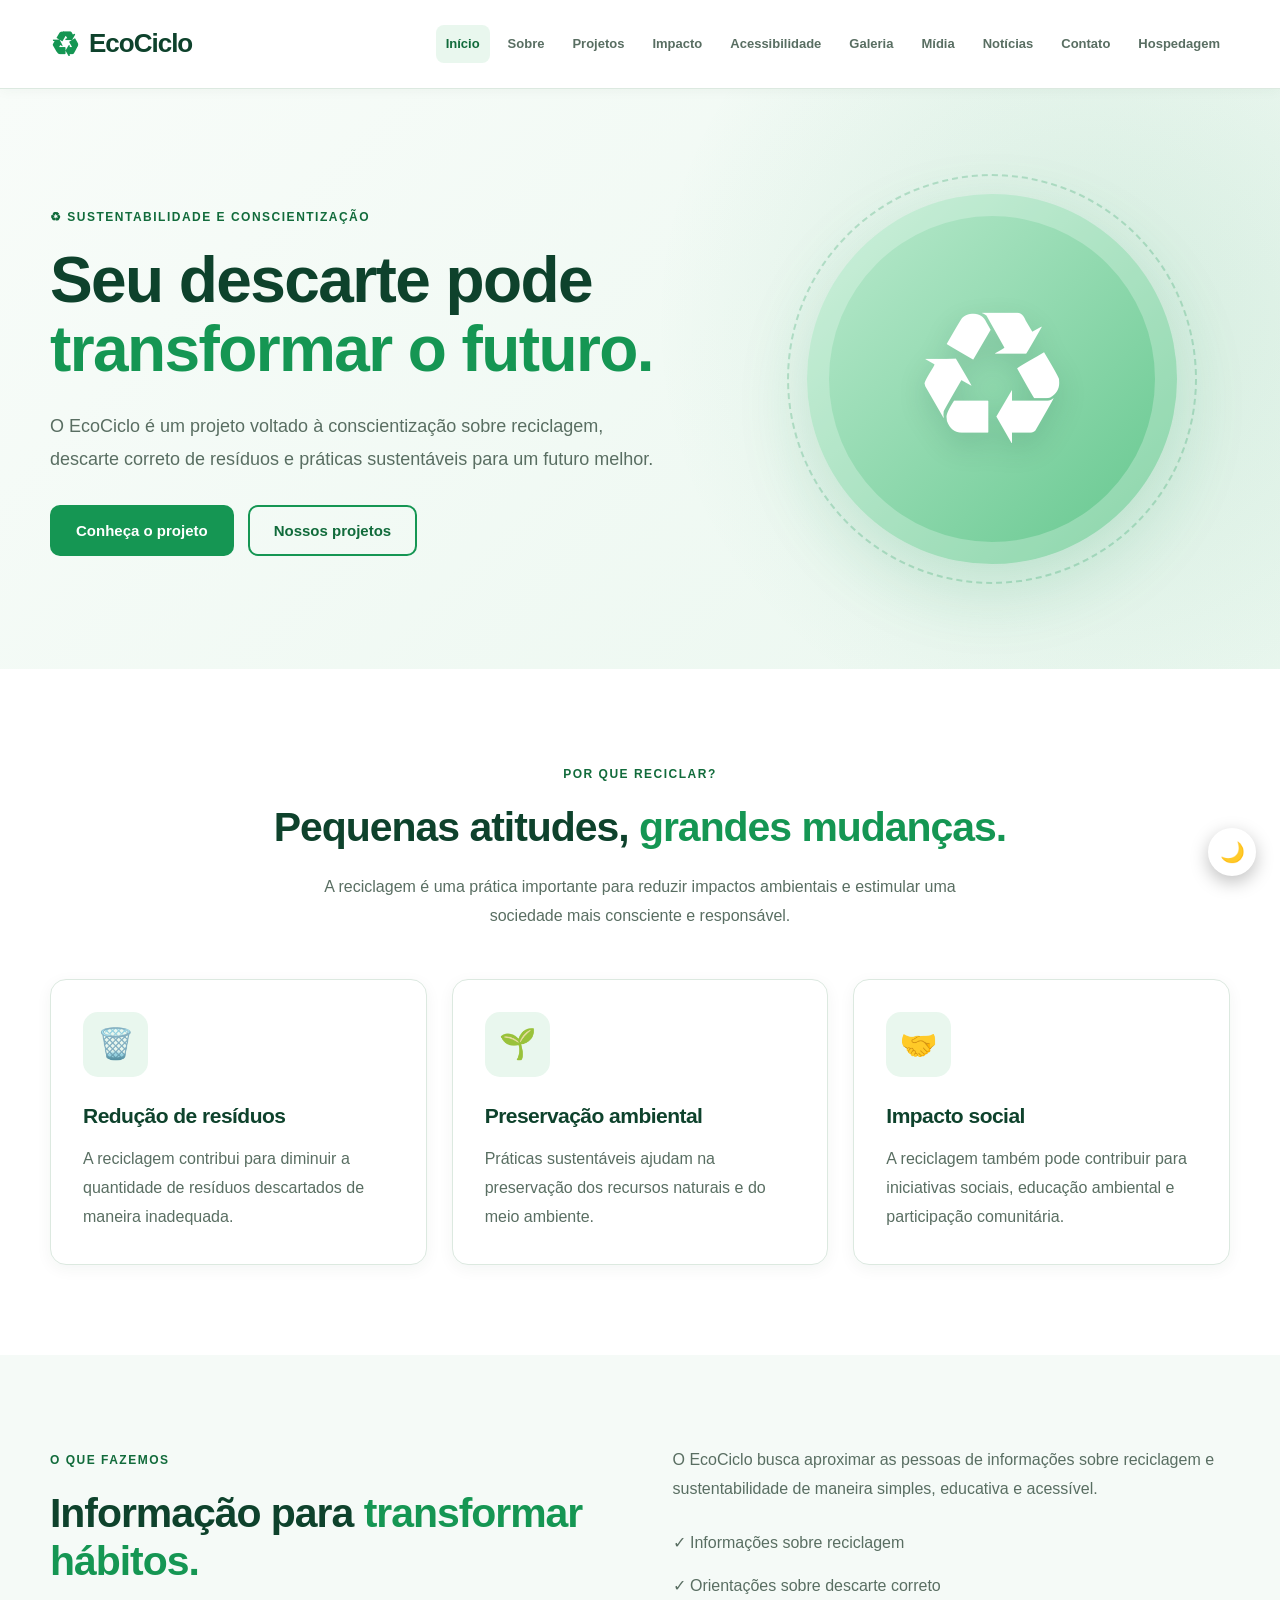
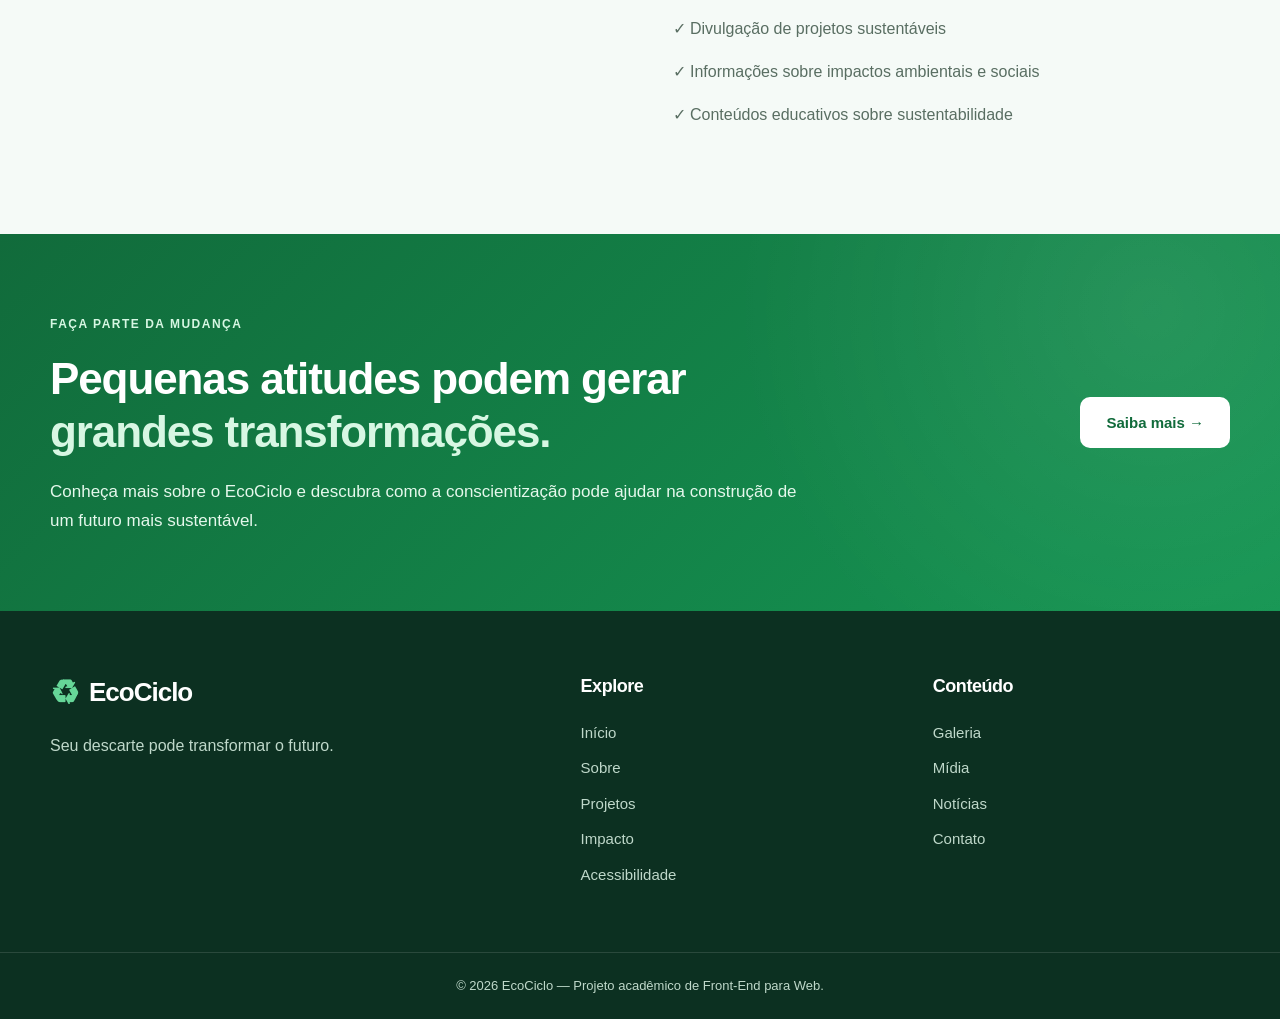
<file: projeto-ecociclo-main/projeto-ecociclo-main/Códigos/index.html>
<!DOCTYPE html>
<html lang="pt-BR">
<head>
    <meta charset="UTF-8">
    <meta name="viewport" content="width=device-width, initial-scale=1.0">
    <meta name="description" content="EcoCiclo - Informação e conscientização sobre reciclagem e sustentabilidade.">
    <title>EcoCiclo | Reciclagem e Sustentabilidade</title>

    <link rel="stylesheet" href="css/style.css">
</head>

<body>

    <!-- CABEÇALHO -->
    <header class="header">
        <div class="container header-content">

            <a href="index.html" class="logo">
                <span class="logo-icon">♻</span>
                <span>EcoCiclo</span>
            </a>

            <nav class="nav">
                <a href="index.html" class="active">Início</a>
                <a href="sobre.html">Sobre</a>
                <a href="projetos.html">Projetos</a>
                <a href="impacto.html">Impacto</a>
                <a href="acessibilidade.html">Acessibilidade</a>
                <a href="galeria.html">Galeria</a>
                <a href="midia.html">Mídia</a>
                <a href="noticias.html">Notícias</a>
                <a href="contato.html">Contato</a>
                <a href="orcamento_hospedagem.html">Hospedagem</a>
            </nav>

        </div>
    </header>


    <main>

        <!-- HERO -->
        <section class="hero">
            <div class="container hero-content">

                <div class="hero-text">
                    <span class="tag">♻ SUSTENTABILIDADE E CONSCIENTIZAÇÃO</span>

                    <h1>
                        Seu descarte pode
                        <span>transformar o futuro.</span>
                    </h1>

                    <p>
                        O EcoCiclo é um projeto voltado à conscientização
                        sobre reciclagem, descarte correto de resíduos e
                        práticas sustentáveis para um futuro melhor.
                    </p>

                    <div class="hero-buttons">
                        <a href="sobre.html" class="btn btn-primary">
                            Conheça o projeto
                        </a>

                        <a href="projetos.html" class="btn btn-secondary">
                            Nossos projetos
                        </a>
                    </div>
                </div>

                <div class="hero-visual">
                    <div class="circle">
                        <span>♻</span>
                    </div>
                </div>

            </div>
        </section>


        <!-- POR QUE RECICLAR -->
        <section class="section">
            <div class="container">

                <div class="section-title">
                    <span class="tag">POR QUE RECICLAR?</span>

                    <h2>
                        Pequenas atitudes,
                        <span>grandes mudanças.</span>
                    </h2>

                    <p>
                        A reciclagem é uma prática importante para reduzir
                        impactos ambientais e estimular uma sociedade mais
                        consciente e responsável.
                    </p>
                </div>


                <div class="cards">

                    <article class="card">
                        <div class="card-icon">🗑️</div>

                        <h3>Redução de resíduos</h3>

                        <p>
                            A reciclagem contribui para diminuir a quantidade
                            de resíduos descartados de maneira inadequada.
                        </p>
                    </article>


                    <article class="card">
                        <div class="card-icon">🌱</div>

                        <h3>Preservação ambiental</h3>

                        <p>
                            Práticas sustentáveis ajudam na preservação dos
                            recursos naturais e do meio ambiente.
                        </p>
                    </article>


                    <article class="card">
                        <div class="card-icon">🤝</div>

                        <h3>Impacto social</h3>

                        <p>
                            A reciclagem também pode contribuir para iniciativas
                            sociais, educação ambiental e participação comunitária.
                        </p>
                    </article>

                </div>

            </div>
        </section>


        <!-- O QUE FAZEMOS -->
        <section class="section section-light">

            <div class="container two-columns">

                <div>
                    <span class="tag">O QUE FAZEMOS</span>

                    <h2>
                        Informação para
                        <span>transformar hábitos.</span>
                    </h2>
                </div>

                <div class="content-text">

                    <p>
                        O EcoCiclo busca aproximar as pessoas de informações
                        sobre reciclagem e sustentabilidade de maneira simples,
                        educativa e acessível.
                    </p>

                    <ul class="check-list">
                        <li>✓ Informações sobre reciclagem</li>
                        <li>✓ Orientações sobre descarte correto</li>
                        <li>✓ Divulgação de projetos sustentáveis</li>
                        <li>✓ Informações sobre impactos ambientais e sociais</li>
                        <li>✓ Conteúdos educativos sobre sustentabilidade</li>
                    </ul>

                </div>

            </div>

        </section>


        <!-- CHAMADA FINAL -->
        <section class="cta">

            <div class="container cta-content">

                <div>
                    <span class="tag">FAÇA PARTE DA MUDANÇA</span>

                    <h2>
                        Pequenas atitudes podem gerar
                        <span>grandes transformações.</span>
                    </h2>

                    <p>
                        Conheça mais sobre o EcoCiclo e descubra como a
                        conscientização pode ajudar na construção de um futuro
                        mais sustentável.
                    </p>
                </div>

                <a href="sobre.html" class="btn btn-white">
                    Saiba mais →
                </a>

            </div>

        </section>

    </main>


    <!-- RODAPÉ -->
    <footer class="footer">

        <div class="container footer-content">

            <div class="footer-brand">

                <a href="index.html" class="logo">
                    <span class="logo-icon">♻</span>
                    <span>EcoCiclo</span>
                </a>

                <p>
                    Seu descarte pode transformar o futuro.
                </p>

            </div>


            <div class="footer-links">

                <h3>Explore</h3>

                <a href="index.html">Início</a>
                <a href="sobre.html">Sobre</a>
                <a href="projetos.html">Projetos</a>
                <a href="impacto.html">Impacto</a>
                <a href="acessibilidade.html">Acessibilidade</a>

            </div>


            <div class="footer-links">

                <h3>Conteúdo</h3>

                <a href="galeria.html">Galeria</a>
                <a href="midia.html">Mídia</a>
                <a href="noticias.html">Notícias</a>
                <a href="contato.html">Contato</a>

            </div>

        </div>


        <div class="footer-bottom">
            <p>
                © 2026 EcoCiclo — Projeto acadêmico de Front-End para Web.
            </p>
        </div>

    </footer>

<script src="script.js"></script></body>
</html>
</file>
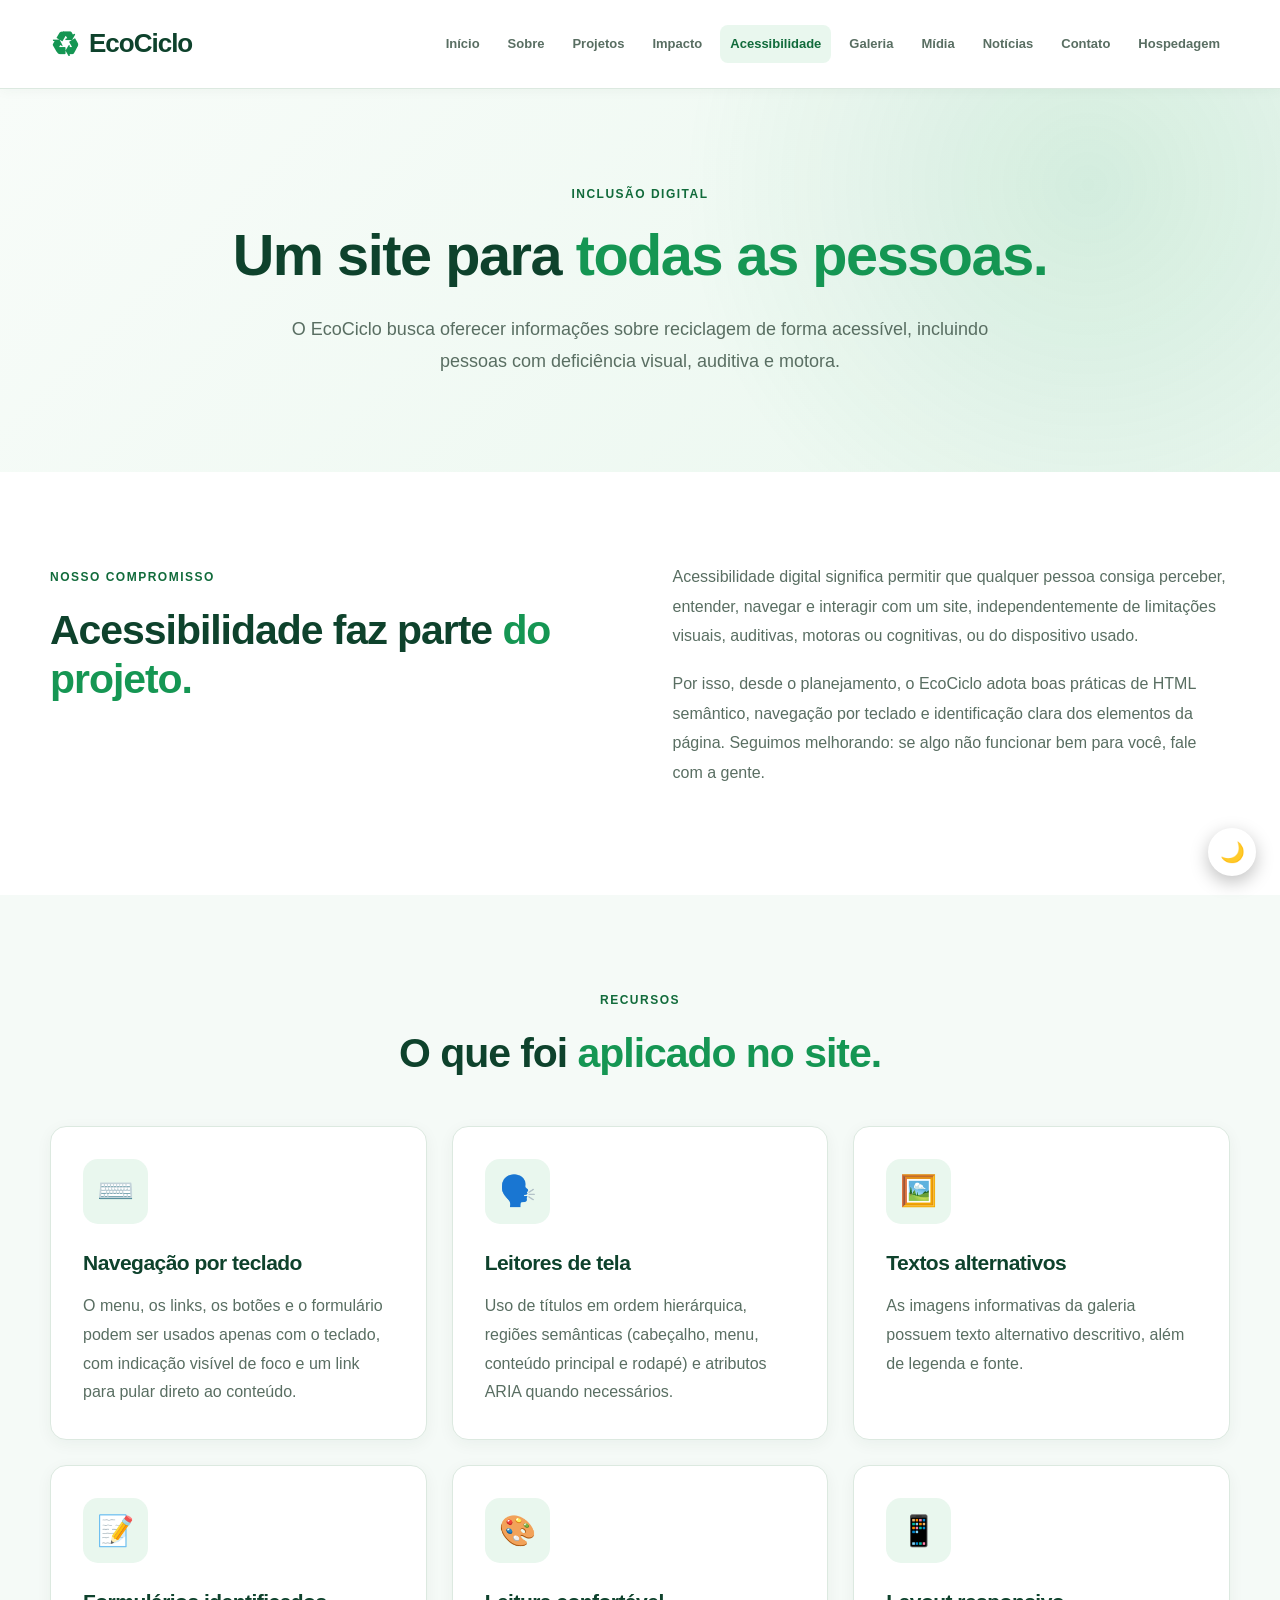
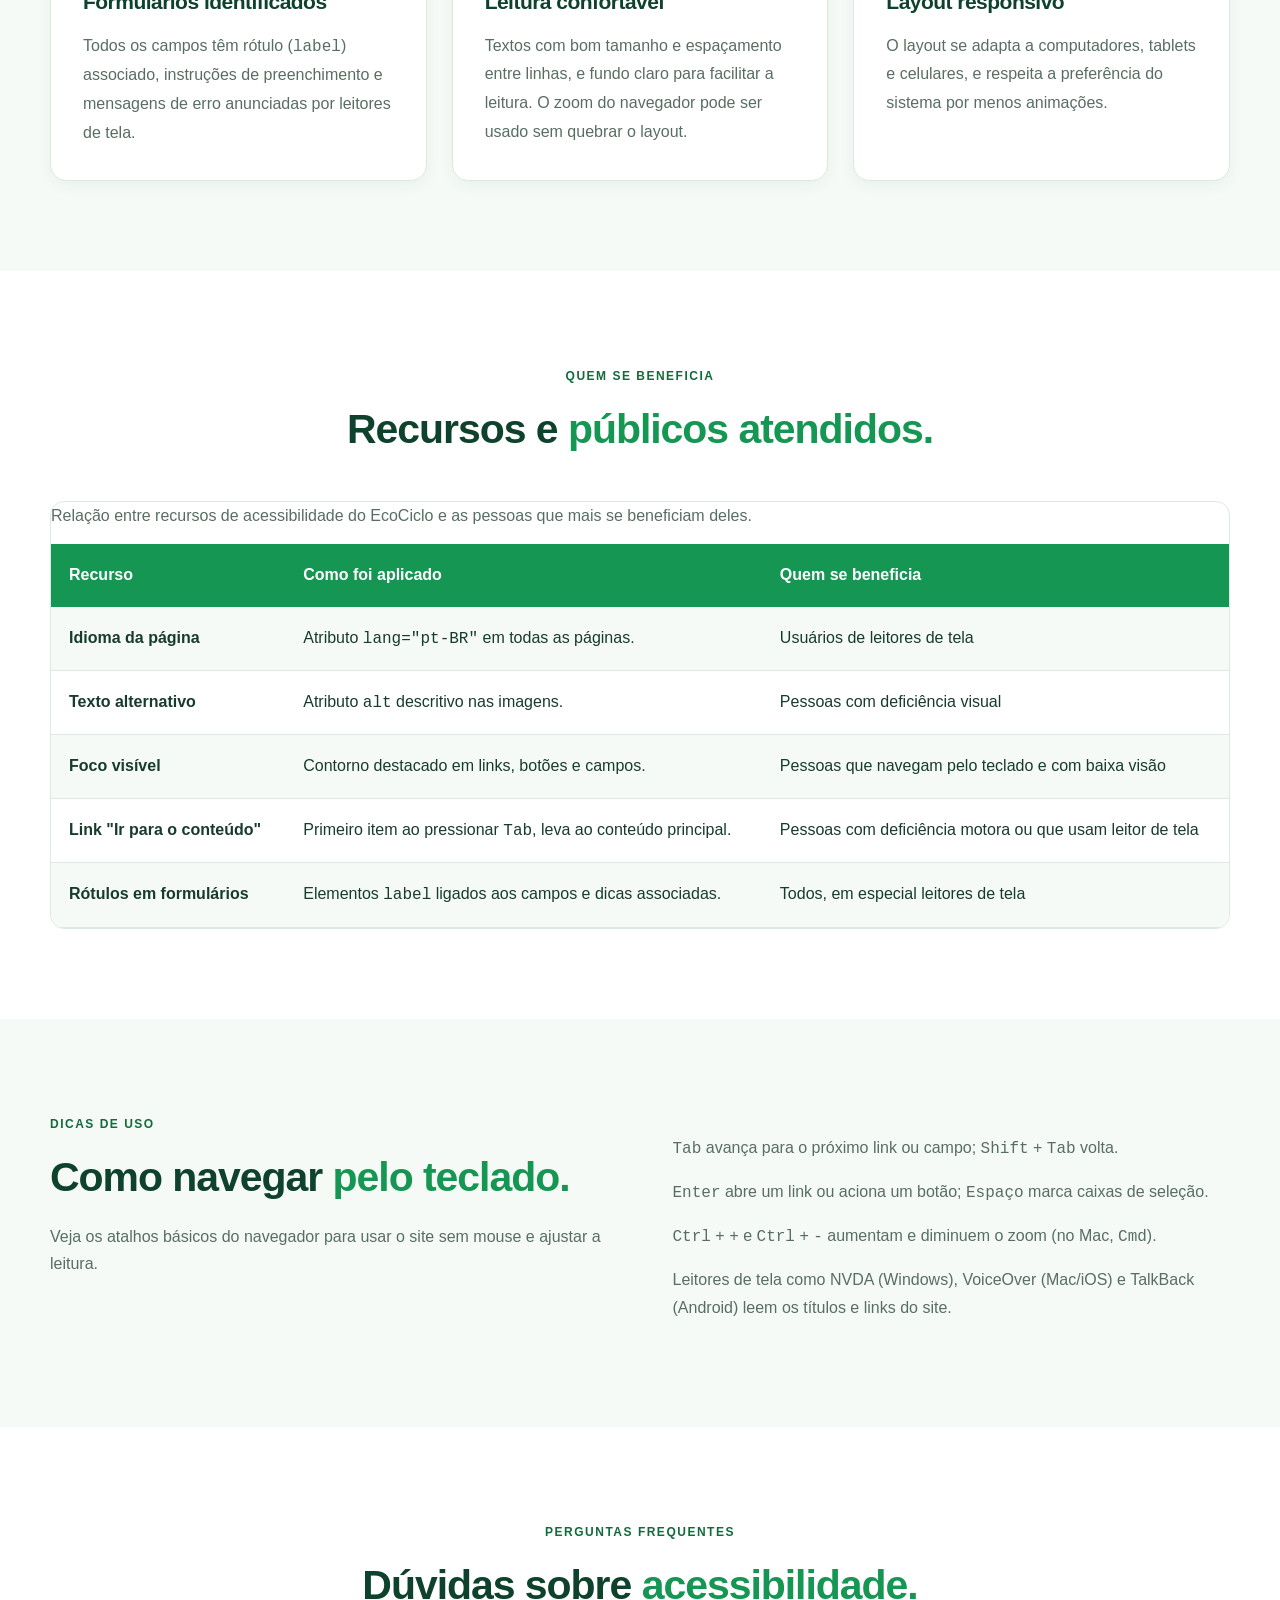
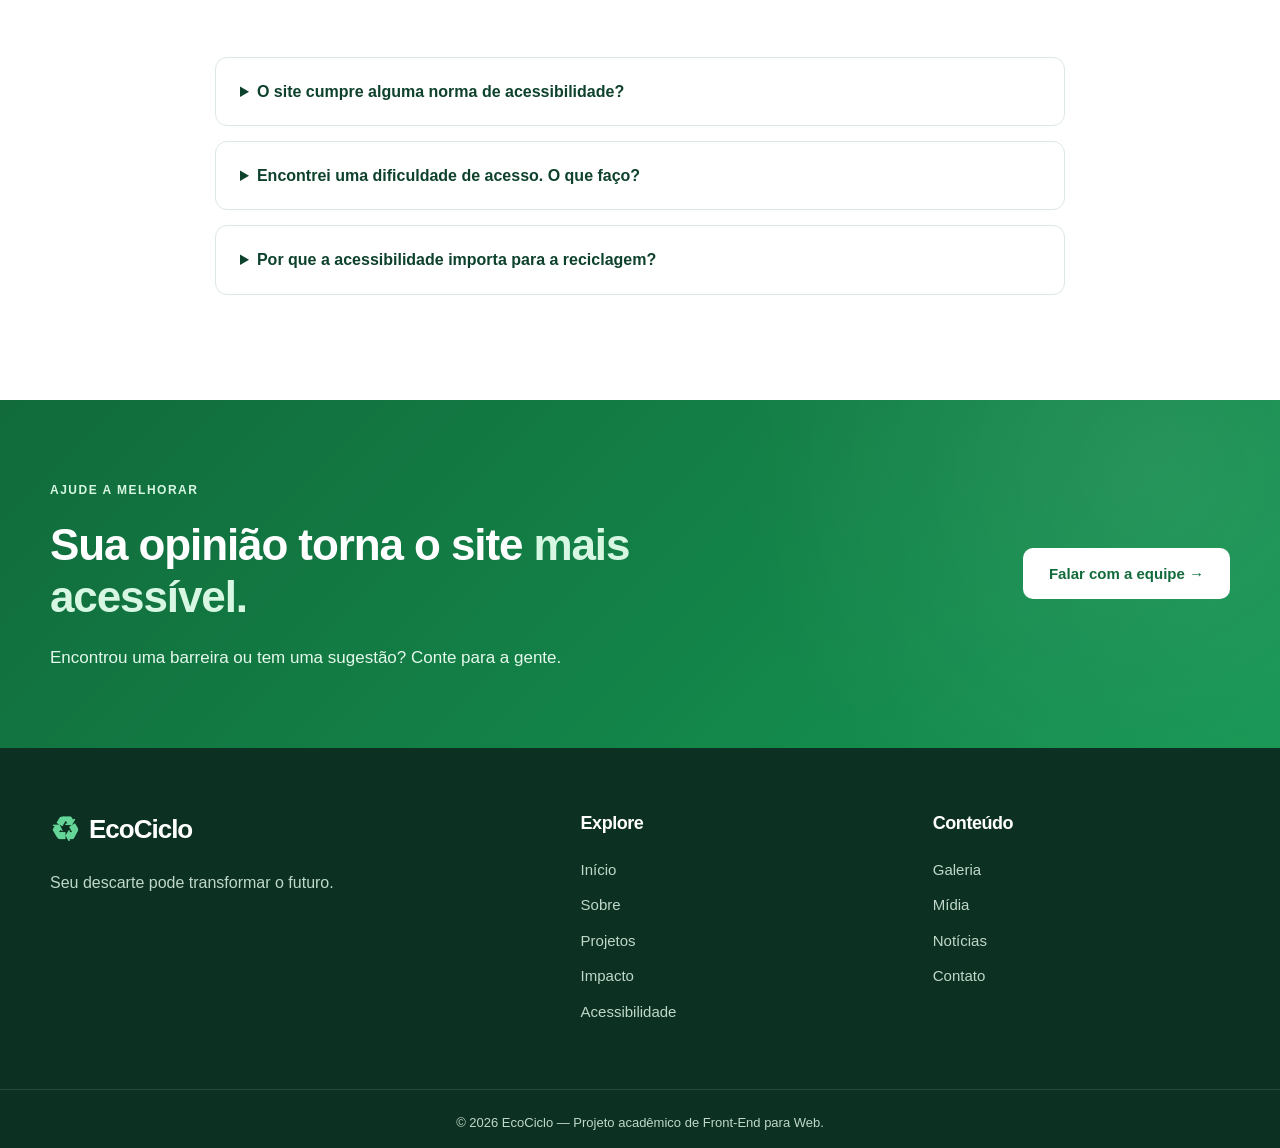
<file: projeto-ecociclo-main/projeto-ecociclo-main/Códigos/acessibilidade.html>
<!DOCTYPE html>
<html lang="pt-BR">
<head>
    <meta charset="UTF-8">
    <meta name="viewport" content="width=device-width, initial-scale=1.0">
    <meta name="description" content="Conheça os recursos de acessibilidade do EcoCiclo e como navegar pelo site usando teclado e leitores de tela.">
    <title>Acessibilidade | EcoCiclo</title>

    <link rel="stylesheet" href="css/style.css">
</head>

<body>

    <a class="skip-link" href="#conteudo">Ir para o conteúdo principal</a>

    <!-- CABEÇALHO -->
    <header class="header">
        <div class="container header-content">

            <a href="index.html" class="logo">
                <span class="logo-icon">♻</span>
                <span>EcoCiclo</span>
            </a>

            <nav class="nav">
                <a href="index.html">Início</a>
                <a href="sobre.html">Sobre</a>
                <a href="projetos.html">Projetos</a>
                <a href="impacto.html">Impacto</a>
                <a href="acessibilidade.html" class="active" aria-current="page">Acessibilidade</a>
                <a href="galeria.html">Galeria</a>
                <a href="midia.html">Mídia</a>
                <a href="noticias.html">Notícias</a>
                <a href="contato.html">Contato</a>
                <a href="orcamento_hospedagem.html">Hospedagem</a>
            </nav>

        </div>
    </header>


    <main id="conteudo">

        <!-- HERO DA PÁGINA -->
        <section class="page-hero">

            <div class="container">

                <span class="tag">INCLUSÃO DIGITAL</span>

                <h1>
                    Um site para
                    <span>todas as pessoas.</span>
                </h1>

                <p>
                    O EcoCiclo busca oferecer informações sobre reciclagem
                    de forma acessível, incluindo pessoas com deficiência
                    visual, auditiva e motora.
                </p>

            </div>

        </section>


        <!-- COMPROMISSO -->
        <section class="section">

            <div class="container two-columns">

                <div>
                    <span class="tag">NOSSO COMPROMISSO</span>

                    <h2>
                        Acessibilidade faz parte
                        <span>do projeto.</span>
                    </h2>
                </div>

                <div class="content-text">

                    <p>
                        Acessibilidade digital significa permitir que qualquer
                        pessoa consiga perceber, entender, navegar e interagir
                        com um site, independentemente de limitações visuais,
                        auditivas, motoras ou cognitivas, ou do dispositivo usado.
                    </p>

                    <p>
                        Por isso, desde o planejamento, o EcoCiclo adota boas
                        práticas de HTML semântico, navegação por teclado e
                        identificação clara dos elementos da página. Seguimos
                        melhorando: se algo não funcionar bem para você,
                        <a href="contato.html">fale com a gente</a>.
                    </p>

                </div>

            </div>

        </section>


        <!-- RECURSOS -->
        <section class="section section-light">

            <div class="container">

                <div class="section-title">

                    <span class="tag">RECURSOS</span>

                    <h2>
                        O que foi
                        <span>aplicado no site.</span>
                    </h2>

                </div>

                <div class="cards">

                    <article class="card">
                        <div class="card-icon" aria-hidden="true">⌨️</div>
                        <h3>Navegação por teclado</h3>
                        <p>
                            O menu, os links, os botões e o formulário podem ser
                            usados apenas com o teclado, com indicação visível
                            de foco e um link para pular direto ao conteúdo.
                        </p>
                    </article>

                    <article class="card">
                        <div class="card-icon" aria-hidden="true">🗣️</div>
                        <h3>Leitores de tela</h3>
                        <p>
                            Uso de títulos em ordem hierárquica, regiões
                            semânticas (cabeçalho, menu, conteúdo principal e
                            rodapé) e atributos ARIA quando necessários.
                        </p>
                    </article>

                    <article class="card">
                        <div class="card-icon" aria-hidden="true">🖼️</div>
                        <h3>Textos alternativos</h3>
                        <p>
                            As imagens informativas da galeria possuem texto
                            alternativo descritivo, além de legenda e fonte.
                        </p>
                    </article>

                    <article class="card">
                        <div class="card-icon" aria-hidden="true">📝</div>
                        <h3>Formulários identificados</h3>
                        <p>
                            Todos os campos têm rótulo (<code>label</code>)
                            associado, instruções de preenchimento e mensagens
                            de erro anunciadas por leitores de tela.
                        </p>
                    </article>

                    <article class="card">
                        <div class="card-icon" aria-hidden="true">🎨</div>
                        <h3>Leitura confortável</h3>
                        <p>
                            Textos com bom tamanho e espaçamento entre linhas,
                            e fundo claro para facilitar a leitura. O zoom do
                            navegador pode ser usado sem quebrar o layout.
                        </p>
                    </article>

                    <article class="card">
                        <div class="card-icon" aria-hidden="true">📱</div>
                        <h3>Layout responsivo</h3>
                        <p>
                            O layout se adapta a computadores, tablets e
                            celulares, e respeita a preferência do sistema por
                            menos animações.
                        </p>
                    </article>

                </div>

            </div>

        </section>


        <!-- TABELA -->
        <section class="section">

            <div class="container">

                <div class="section-title">

                    <span class="tag">QUEM SE BENEFICIA</span>

                    <h2>
                        Recursos e
                        <span>públicos atendidos.</span>
                    </h2>

                </div>

                <div class="budget-table-wrapper" tabindex="0" role="region" aria-label="Tabela de recursos de acessibilidade">

                    <table>

                        <caption>
                            Relação entre recursos de acessibilidade do EcoCiclo e as pessoas que mais se beneficiam deles.
                        </caption>

                        <thead>
                            <tr>
                                <th scope="col">Recurso</th>
                                <th scope="col">Como foi aplicado</th>
                                <th scope="col">Quem se beneficia</th>
                            </tr>
                        </thead>

                        <tbody>
                            <tr>
                                <th scope="row">Idioma da página</th>
                                <td>Atributo <code>lang="pt-BR"</code> em todas as páginas.</td>
                                <td>Usuários de leitores de tela</td>
                            </tr>
                            <tr>
                                <th scope="row">Texto alternativo</th>
                                <td>Atributo <code>alt</code> descritivo nas imagens.</td>
                                <td>Pessoas com deficiência visual</td>
                            </tr>
                            <tr>
                                <th scope="row">Foco visível</th>
                                <td>Contorno destacado em links, botões e campos.</td>
                                <td>Pessoas que navegam pelo teclado e com baixa visão</td>
                            </tr>
                            <tr>
                                <th scope="row">Link "Ir para o conteúdo"</th>
                                <td>Primeiro item ao pressionar <kbd>Tab</kbd>, leva ao conteúdo principal.</td>
                                <td>Pessoas com deficiência motora ou que usam leitor de tela</td>
                            </tr>
                            <tr>
                                <th scope="row">Rótulos em formulários</th>
                                <td>Elementos <code>label</code> ligados aos campos e dicas associadas.</td>
                                <td>Todos, em especial leitores de tela</td>
                            </tr>
                        </tbody>

                    </table>

                </div>

            </div>

        </section>


        <!-- COMO NAVEGAR -->
        <section class="section section-light">

            <div class="container two-columns">

                <div>
                    <span class="tag">DICAS DE USO</span>

                    <h2>
                        Como navegar
                        <span>pelo teclado.</span>
                    </h2>

                    <p>
                        Veja os atalhos básicos do navegador para usar o site
                        sem mouse e ajustar a leitura.
                    </p>
                </div>

                <div>

                    <ul class="check-list">
                        <li><kbd>Tab</kbd> avança para o próximo link ou campo; <kbd>Shift</kbd> + <kbd>Tab</kbd> volta.</li>
                        <li><kbd>Enter</kbd> abre um link ou aciona um botão; <kbd>Espaço</kbd> marca caixas de seleção.</li>
                        <li><kbd>Ctrl</kbd> + <kbd>+</kbd> e <kbd>Ctrl</kbd> + <kbd>-</kbd> aumentam e diminuem o zoom (no Mac, <kbd>Cmd</kbd>).</li>
                        <li>Leitores de tela como NVDA (Windows), VoiceOver (Mac/iOS) e TalkBack (Android) leem os títulos e links do site.</li>
                    </ul>

                </div>

            </div>

        </section>


        <!-- PERGUNTAS FREQUENTES -->
        <section class="section">

            <div class="container">

                <div class="section-title">

                    <span class="tag">PERGUNTAS FREQUENTES</span>

                    <h2>
                        Dúvidas sobre
                        <span>acessibilidade.</span>
                    </h2>

                </div>

                <div class="faq-list">

                    <details>
                        <summary>O site cumpre alguma norma de acessibilidade?</summary>
                        <p>
                            Tomamos como referência as diretrizes WCAG, do W3C.
                            Como é um projeto acadêmico em evolução, não
                            declaramos conformidade total e seguimos
                            aprimorando o site.
                        </p>
                    </details>

                    <details>
                        <summary>Encontrei uma dificuldade de acesso. O que faço?</summary>
                        <p>
                            Envie uma mensagem pela página
                            <a href="contato.html">Contato</a> escolhendo o
                            assunto "Acessibilidade do site" e informe a página
                            e o problema encontrado.
                        </p>
                    </details>

                    <details>
                        <summary>Por que a acessibilidade importa para a reciclagem?</summary>
                        <p>
                            Educação ambiental só cumpre o seu papel quando
                            alcança todas as pessoas. Um site acessível amplia
                            quem pode aprender e participar de práticas mais
                            sustentáveis.
                        </p>
                    </details>

                </div>

            </div>

        </section>

        <!-- CHAMADA FINAL -->
        <section class="cta">

            <div class="container cta-content">

                <div>

                    <span class="tag">AJUDE A MELHORAR</span>

                    <h2>
                        Sua opinião torna o site
                        <span>mais acessível.</span>
                    </h2>

                    <p>
                        Encontrou uma barreira ou tem uma sugestão? Conte para a gente.
                    </p>

                </div>

                <a href="contato.html" class="btn btn-white">
                    Falar com a equipe →
                </a>

            </div>

        </section>

    </main>


    <!-- RODAPÉ -->
    <footer class="footer">

        <div class="container footer-content">

            <div class="footer-brand">

                <a href="index.html" class="logo">
                    <span class="logo-icon">♻</span>
                    <span>EcoCiclo</span>
                </a>

                <p>
                    Seu descarte pode transformar o futuro.
                </p>

            </div>


            <div class="footer-links">

                <h3>Explore</h3>

                <a href="index.html">Início</a>
                <a href="sobre.html">Sobre</a>
                <a href="projetos.html">Projetos</a>
                <a href="impacto.html">Impacto</a>
                <a href="acessibilidade.html">Acessibilidade</a>

            </div>


            <div class="footer-links">

                <h3>Conteúdo</h3>

                <a href="galeria.html">Galeria</a>
                <a href="midia.html">Mídia</a>
                <a href="noticias.html">Notícias</a>
                <a href="contato.html">Contato</a>

            </div>

        </div>


        <div class="footer-bottom">
            <p>
                © 2026 EcoCiclo — Projeto acadêmico de Front-End para Web.
            </p>
        </div>

    </footer>

<script src="script.js"></script></body>
</html>
</file>
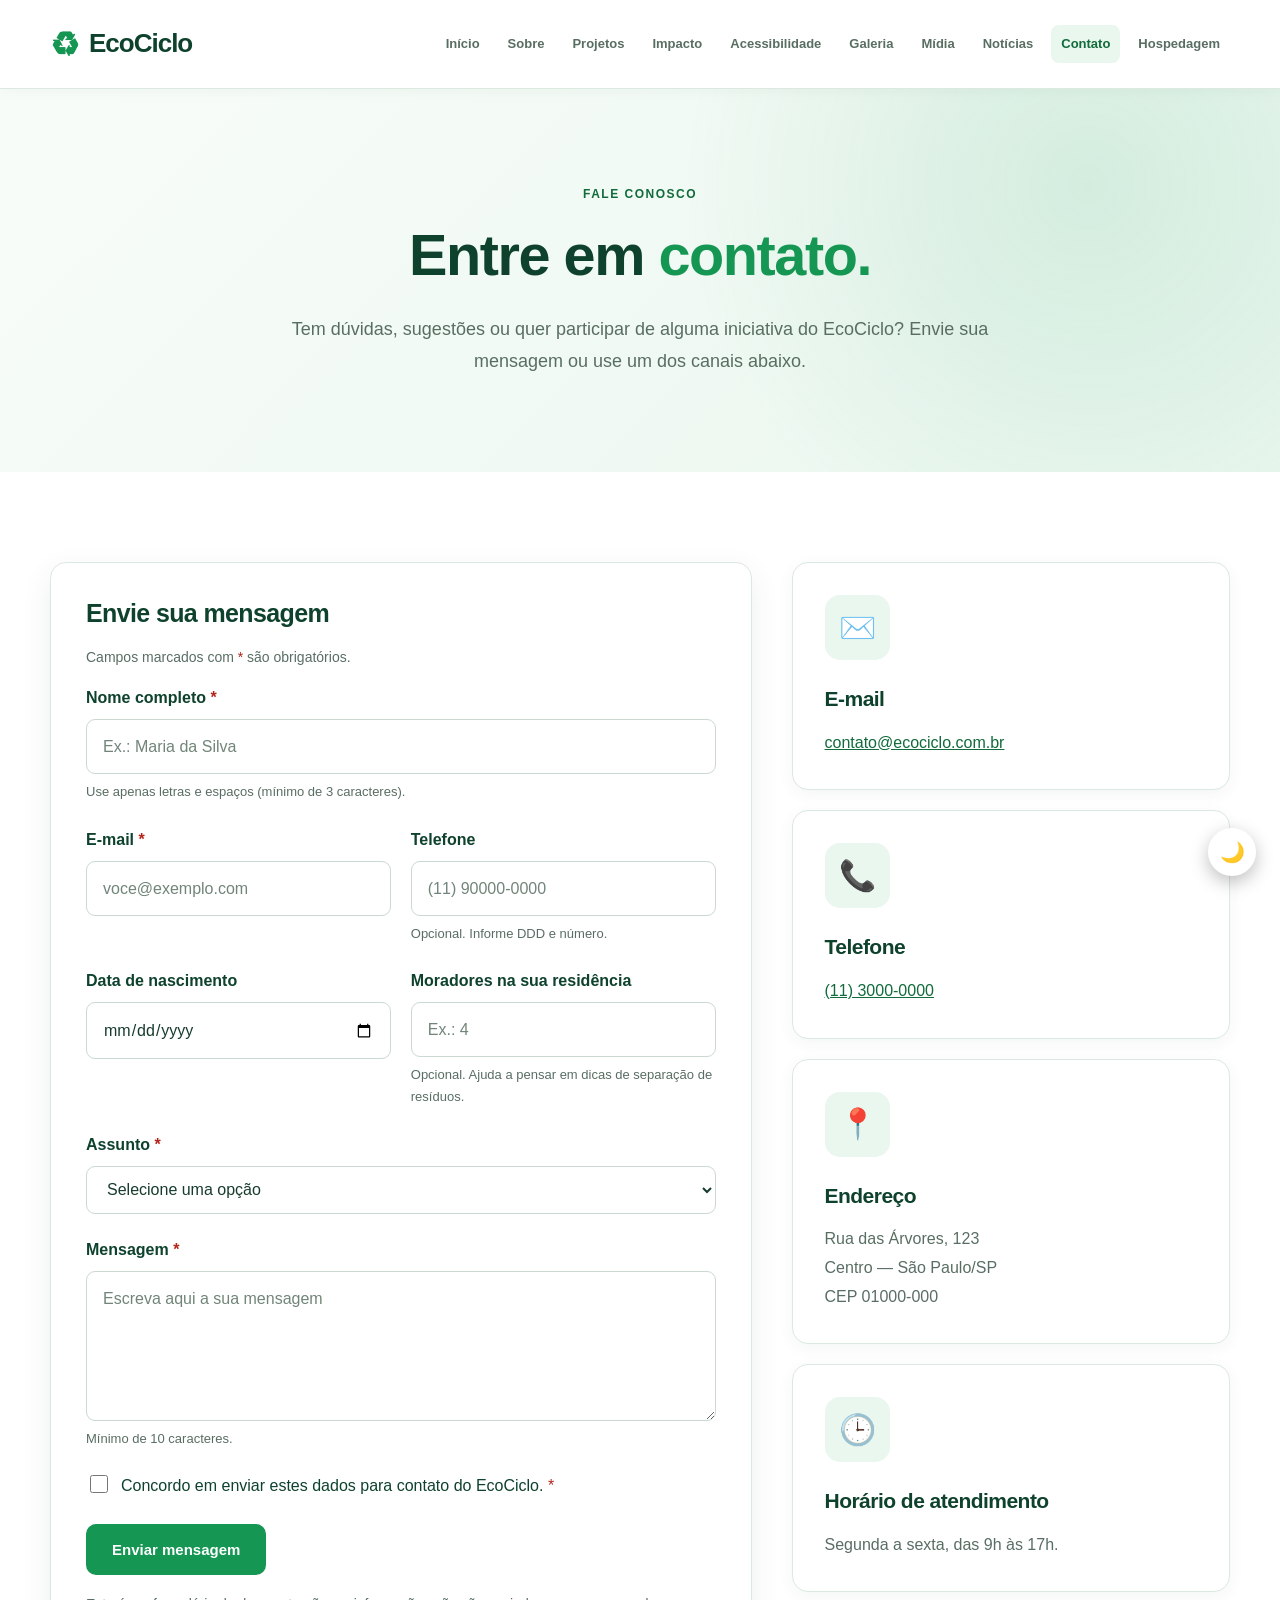
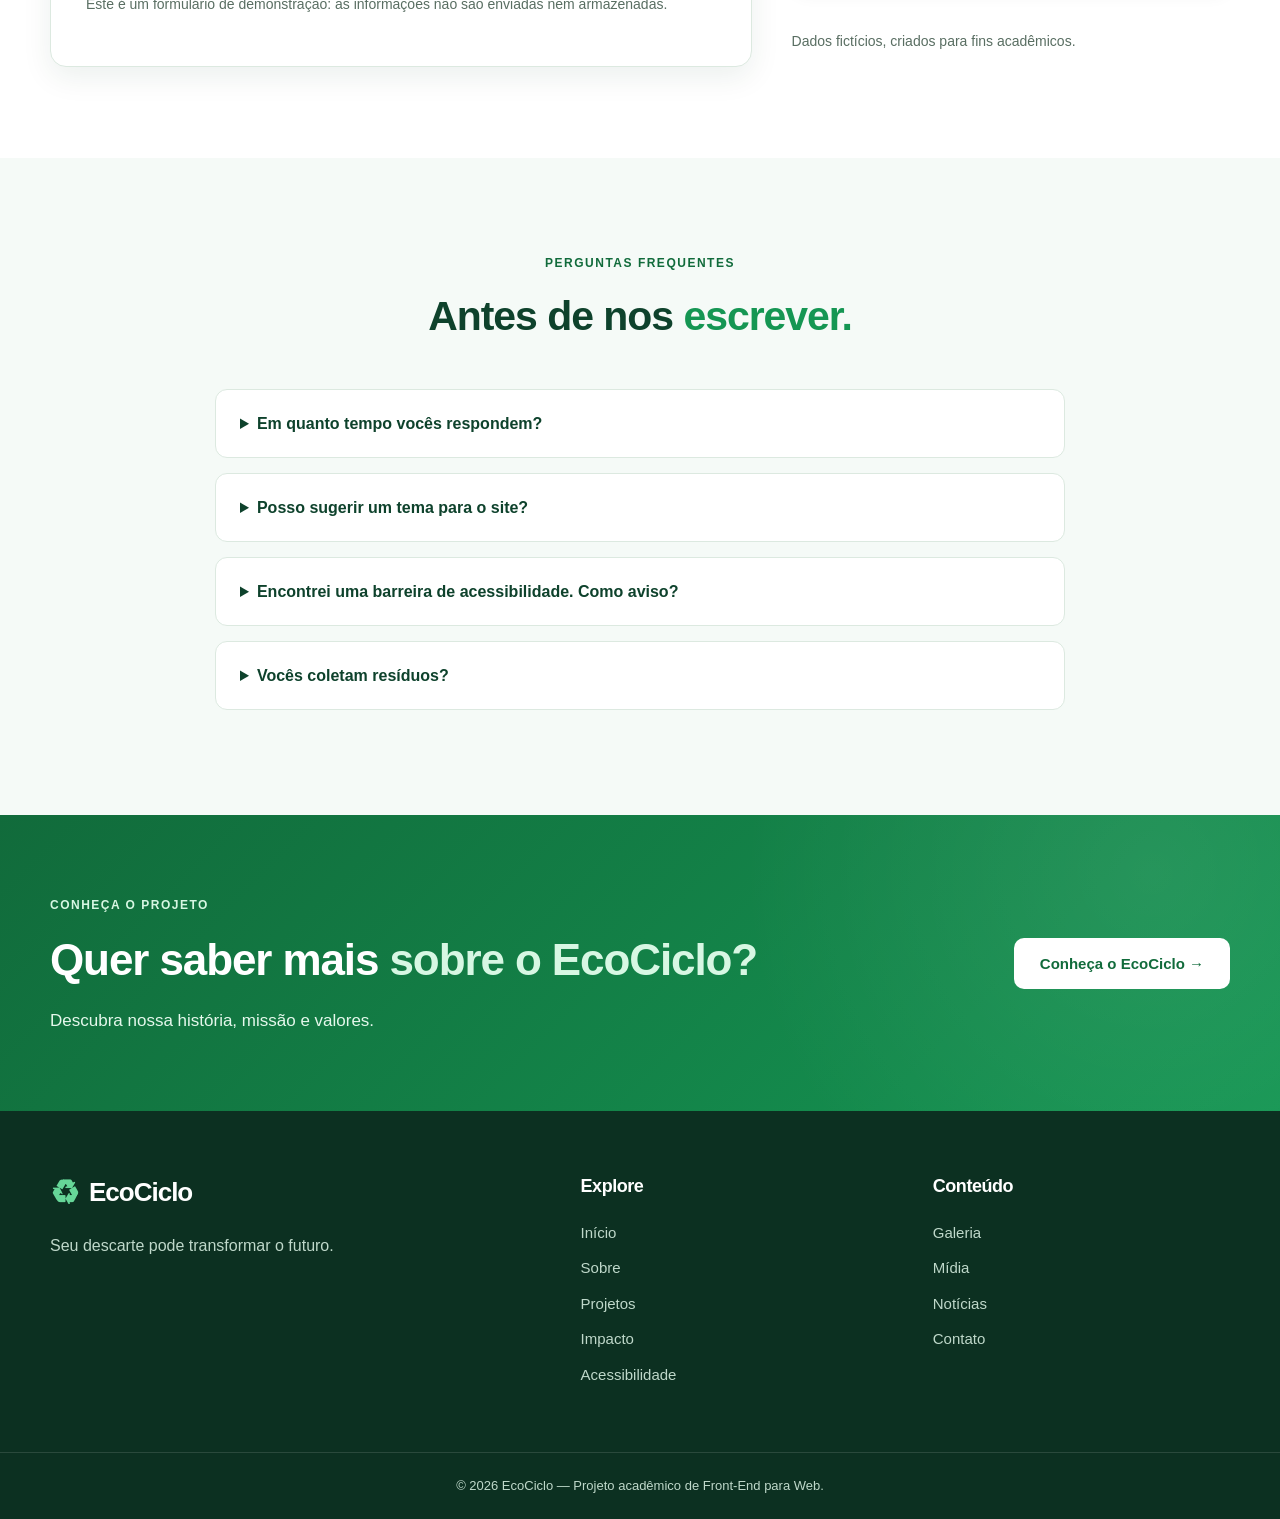
<file: projeto-ecociclo-main/projeto-ecociclo-main/Códigos/contato.html>
<!DOCTYPE html>
<html lang="pt-BR">
<head>
    <meta charset="UTF-8">
    <meta name="viewport" content="width=device-width, initial-scale=1.0">
    <meta name="description" content="Fale com o EcoCiclo: envie dúvidas, sugestões ou propostas de parceria sobre reciclagem e sustentabilidade.">
    <title>Contato | EcoCiclo</title>

    <link rel="stylesheet" href="css/style.css">
</head>

<body>

    <a class="skip-link" href="#conteudo">Ir para o conteúdo principal</a>

    <!-- CABEÇALHO -->
    <header class="header">
        <div class="container header-content">

            <a href="index.html" class="logo">
                <span class="logo-icon">♻</span>
                <span>EcoCiclo</span>
            </a>

            <nav class="nav">
                <a href="index.html">Início</a>
                <a href="sobre.html">Sobre</a>
                <a href="projetos.html">Projetos</a>
                <a href="impacto.html">Impacto</a>
                <a href="acessibilidade.html">Acessibilidade</a>
                <a href="galeria.html">Galeria</a>
                <a href="midia.html">Mídia</a>
                <a href="noticias.html">Notícias</a>
                <a href="contato.html" class="active" aria-current="page">Contato</a>
                <a href="orcamento_hospedagem.html">Hospedagem</a>
            </nav>

        </div>
    </header>


    <main id="conteudo">

        <!-- HERO DA PÁGINA -->
        <section class="page-hero">

            <div class="container">

                <span class="tag">FALE CONOSCO</span>

                <h1>
                    Entre em
                    <span>contato.</span>
                </h1>

                <p>
                    Tem dúvidas, sugestões ou quer participar de alguma
                    iniciativa do EcoCiclo? Envie sua mensagem ou use um
                    dos canais abaixo.
                </p>

            </div>

        </section>


        <!-- FORMULÁRIO E INFORMAÇÕES -->
        <section class="section">

            <div class="container contact-grid">

                <form class="contact-form" id="form-contato" action="#" method="post" novalidate>

                    <h3>Envie sua mensagem</h3>

                    <p class="form-notice">
                        Campos marcados com
                        <span class="required-mark" aria-hidden="true">*</span>
                        <span style="position:absolute;width:1px;height:1px;overflow:hidden;clip:rect(0 0 0 0);white-space:nowrap;">(asterisco)</span>
                        são obrigatórios.
                    </p>

                    <div class="form-group">
                        <label for="nome">
                            Nome completo <span class="required-mark" aria-hidden="true">*</span>
                        </label>
                        <input type="text" id="nome" name="nome"
                               required minlength="3" maxlength="80"
                               pattern="[A-Za-zÀ-ÖØ-öø-ÿ' ]{3,80}"
                               autocomplete="name"
                               placeholder="Ex.: Maria da Silva"
                               aria-describedby="ajuda-nome">
                        <small id="ajuda-nome">Use apenas letras e espaços (mínimo de 3 caracteres).</small>
                    </div>

                    <div class="form-row">

                        <div class="form-group">
                            <label for="email">
                                E-mail <span class="required-mark" aria-hidden="true">*</span>
                            </label>
                            <input type="email" id="email" name="email"
                                   required autocomplete="email"
                                   placeholder="voce@exemplo.com">
                        </div>

                        <div class="form-group">
                            <label for="telefone">Telefone</label>
                            <input type="tel" id="telefone" name="telefone"
                                   pattern="\(?[0-9]{2}\)?\s?9?[0-9]{4}-?[0-9]{4}"
                                   autocomplete="tel"
                                   placeholder="(11) 90000-0000"
                                   aria-describedby="ajuda-telefone">
                            <small id="ajuda-telefone">Opcional. Informe DDD e número.</small>
                        </div>

                    </div>

                    <div class="form-row">

                        <div class="form-group">
                            <label for="nascimento">Data de nascimento</label>
                            <input type="date" id="nascimento" name="nascimento"
                                   min="1900-01-01" autocomplete="bday">
                        </div>

                        <div class="form-group">
                            <label for="moradores">Moradores na sua residência</label>
                            <input type="number" id="moradores" name="moradores"
                                   min="1" max="20" step="1" inputmode="numeric"
                                   placeholder="Ex.: 4"
                                   aria-describedby="ajuda-moradores">
                            <small id="ajuda-moradores">Opcional. Ajuda a pensar em dicas de separação de resíduos.</small>
                        </div>

                    </div>

                    <div class="form-group">
                        <label for="assunto">
                            Assunto <span class="required-mark" aria-hidden="true">*</span>
                        </label>
                        <select id="assunto" name="assunto" required>
                            <option value="">Selecione uma opção</option>
                            <option value="duvida">Dúvida sobre reciclagem</option>
                            <option value="sugestao">Sugestão de conteúdo</option>
                            <option value="parceria">Parceria ou projeto</option>
                            <option value="acessibilidade">Acessibilidade do site</option>
                            <option value="outro">Outro assunto</option>
                        </select>
                    </div>

                    <div class="form-group">
                        <label for="mensagem">
                            Mensagem <span class="required-mark" aria-hidden="true">*</span>
                        </label>
                        <textarea id="mensagem" name="mensagem"
                                  required minlength="10" maxlength="1000"
                                  placeholder="Escreva aqui a sua mensagem"
                                  aria-describedby="ajuda-mensagem"></textarea>
                        <small id="ajuda-mensagem">Mínimo de 10 caracteres.</small>
                    </div>

                    <div class="form-group">
                        <label for="aceite" style="display:flex; align-items:flex-start; gap:10px; font-weight:400;">
                            <input type="checkbox" id="aceite" name="aceite" required>
                            <span>
                                Concordo em enviar estes dados para contato do EcoCiclo.
                                <span class="required-mark" aria-hidden="true">*</span>
                            </span>
                        </label>
                    </div>

                    <div class="form-actions">
                        <button type="submit" class="btn btn-primary">Enviar mensagem</button>
                    </div>

                    <p id="resultado-formulario" role="status" aria-live="polite"></p>

                    <p class="form-notice">
                        Este é um formulário de demonstração: as informações
                        não são enviadas nem armazenadas.
                    </p>

                </form>


                <div class="contact-info">

                    <article class="card">
                        <div class="card-icon" aria-hidden="true">✉️</div>
                        <h3>E-mail</h3>
                        <p><a href="mailto:contato@ecociclo.com.br">contato@ecociclo.com.br</a></p>
                    </article>

                    <article class="card">
                        <div class="card-icon" aria-hidden="true">📞</div>
                        <h3>Telefone</h3>
                        <p><a href="tel:+551130000000">(11) 3000-0000</a></p>
                    </article>

                    <article class="card">
                        <div class="card-icon" aria-hidden="true">📍</div>
                        <h3>Endereço</h3>
                        <p>
                            Rua das Árvores, 123<br>
                            Centro — São Paulo/SP<br>
                            CEP 01000-000
                        </p>
                    </article>

                    <article class="card">
                        <div class="card-icon" aria-hidden="true">🕒</div>
                        <h3>Horário de atendimento</h3>
                        <p>Segunda a sexta, das 9h às 17h.</p>
                    </article>

                    <p class="form-notice">
                        Dados fictícios, criados para fins acadêmicos.
                    </p>

                </div>

            </div>

        </section>


        <!-- PERGUNTAS FREQUENTES -->
        <section class="section section-light">

            <div class="container">

                <div class="section-title">

                    <span class="tag">PERGUNTAS FREQUENTES</span>

                    <h2>
                        Antes de nos
                        <span>escrever.</span>
                    </h2>

                </div>

                <div class="faq-list">

                    <details>
                        <summary>Em quanto tempo vocês respondem?</summary>
                        <p>
                            Como este é um projeto acadêmico, o formulário é
                            apenas demonstrativo. Em um site real, o prazo de
                            resposta seria informado aqui.
                        </p>
                    </details>

                    <details>
                        <summary>Posso sugerir um tema para o site?</summary>
                        <p>
                            Sim. Escolha o assunto "Sugestão de conteúdo" e
                            conte qual tema sobre reciclagem ou sustentabilidade
                            você gostaria de ver no EcoCiclo.
                        </p>
                    </details>

                    <details>
                        <summary>Encontrei uma barreira de acessibilidade. Como aviso?</summary>
                        <p>
                            Use o assunto "Acessibilidade do site" e descreva a
                            página e o problema. Veja também a página
                            <a href="acessibilidade.html">Acessibilidade</a>.
                        </p>
                    </details>

                    <details>
                        <summary>Vocês coletam resíduos?</summary>
                        <p>
                            Não. O EcoCiclo é um site educativo. Para descartar
                            resíduos corretamente, consulte os pontos de coleta
                            e a prefeitura da sua cidade.
                        </p>
                    </details>

                </div>

            </div>

        </section>

        <!-- CHAMADA FINAL -->
        <section class="cta">

            <div class="container cta-content">

                <div>

                    <span class="tag">CONHEÇA O PROJETO</span>

                    <h2>
                        Quer saber mais
                        <span>sobre o EcoCiclo?</span>
                    </h2>

                    <p>
                        Descubra nossa história, missão e valores.
                    </p>

                </div>

                <a href="sobre.html" class="btn btn-white">
                    Conheça o EcoCiclo →
                </a>

            </div>

        </section>

    </main>


    <!-- RODAPÉ -->
    <footer class="footer">

        <div class="container footer-content">

            <div class="footer-brand">

                <a href="index.html" class="logo">
                    <span class="logo-icon">♻</span>
                    <span>EcoCiclo</span>
                </a>

                <p>
                    Seu descarte pode transformar o futuro.
                </p>

            </div>


            <div class="footer-links">

                <h3>Explore</h3>

                <a href="index.html">Início</a>
                <a href="sobre.html">Sobre</a>
                <a href="projetos.html">Projetos</a>
                <a href="impacto.html">Impacto</a>
                <a href="acessibilidade.html">Acessibilidade</a>

            </div>


            <div class="footer-links">

                <h3>Conteúdo</h3>

                <a href="galeria.html">Galeria</a>
                <a href="midia.html">Mídia</a>
                <a href="noticias.html">Notícias</a>
                <a href="contato.html">Contato</a>

            </div>

        </div>


        <div class="footer-bottom">
            <p>
                © 2026 EcoCiclo — Projeto acadêmico de Front-End para Web.
            </p>
        </div>

    </footer>

    <script>
        (function () {
            var form = document.getElementById('form-contato');
            var resultado = document.getElementById('resultado-formulario');
            var nascimento = document.getElementById('nascimento');

            // Data de nascimento não pode ser no futuro
            nascimento.max = new Date().toISOString().split('T')[0];

            form.addEventListener('submit', function (event) {
                event.preventDefault();
                resultado.style.color = '';

                if (!form.checkValidity()) {
                    var primeiroInvalido = form.querySelector(':invalid');
                    resultado.textContent = 'Revise os campos destacados: ' +
                        (primeiroInvalido.validationMessage || 'há informações inválidas.');
                    resultado.style.color = '#b42318';
                    primeiroInvalido.focus();
                    return;
                }

                resultado.textContent = 'Mensagem validada com sucesso! Obrigado pelo contato.';
                resultado.style.color = '#116b3b';
                form.reset();
            });
        })();
    </script>

<script src="script.js"></script></body>
</html>
</file>
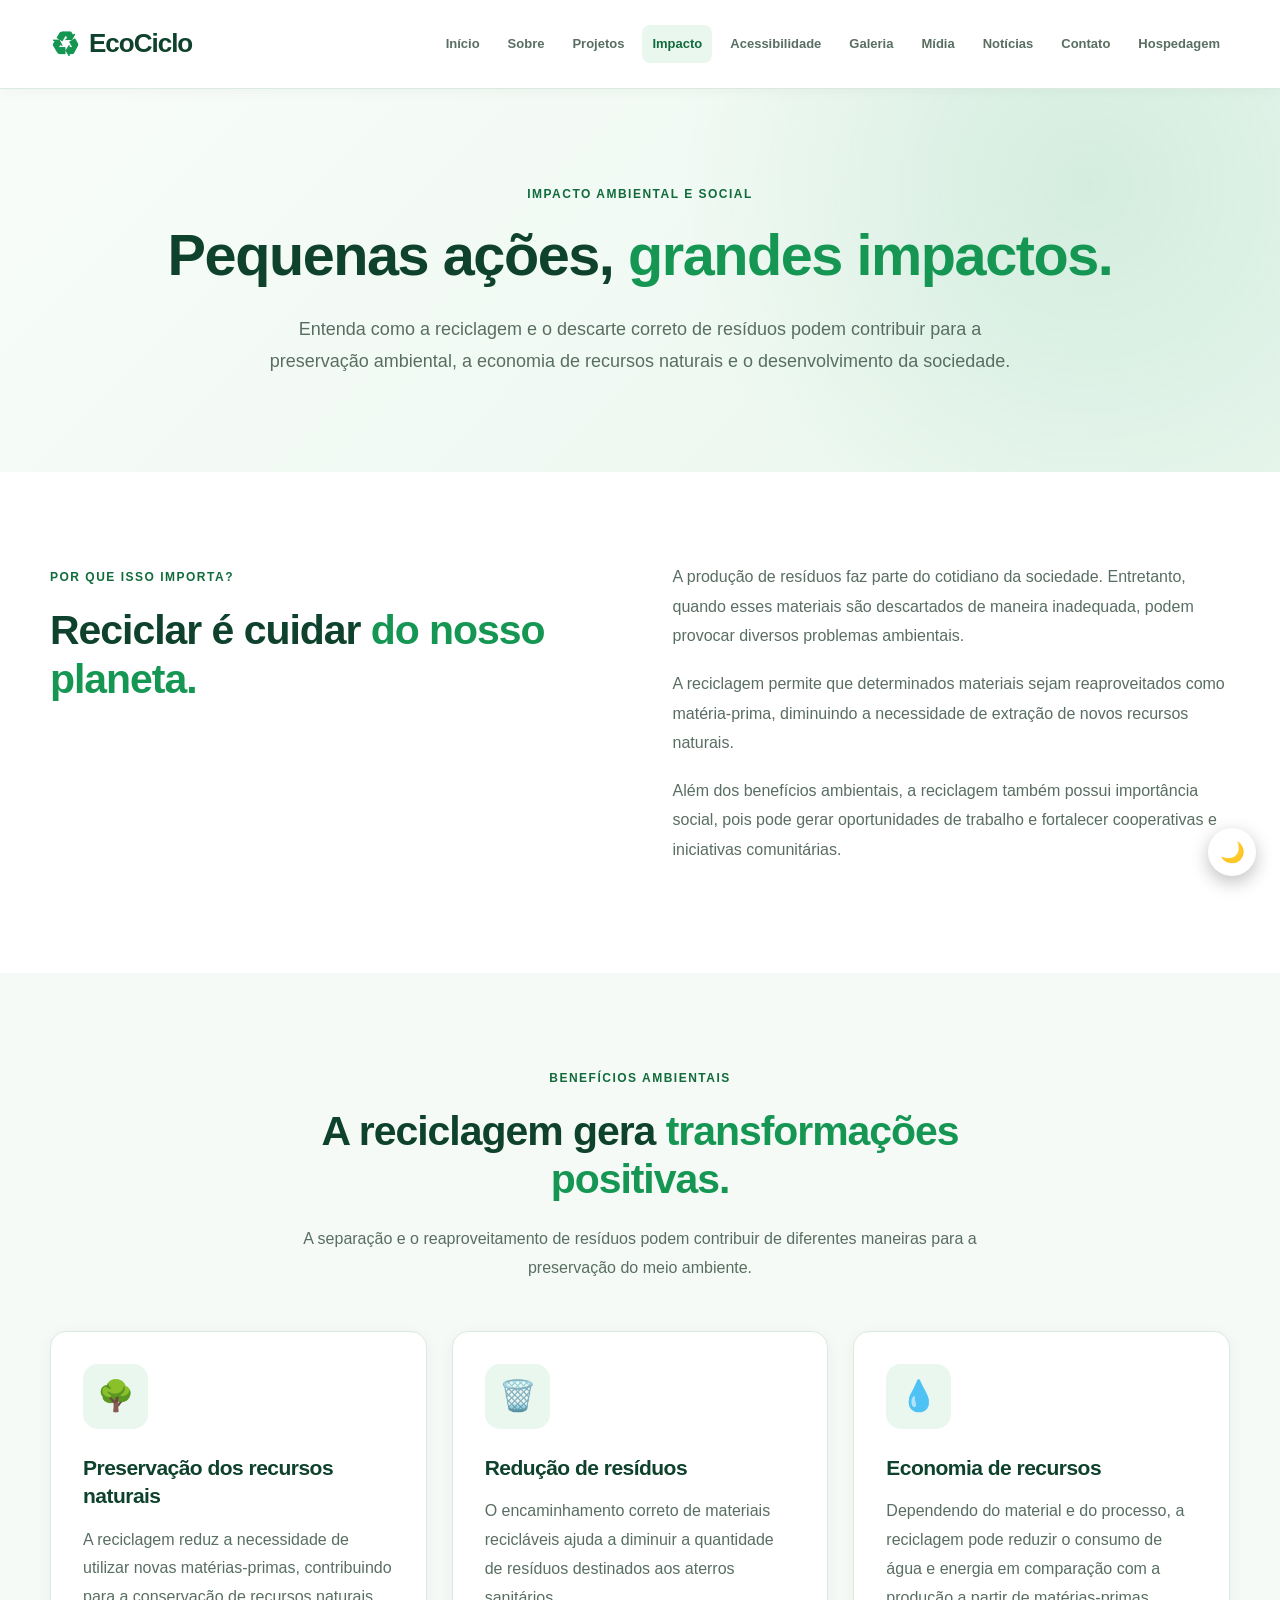
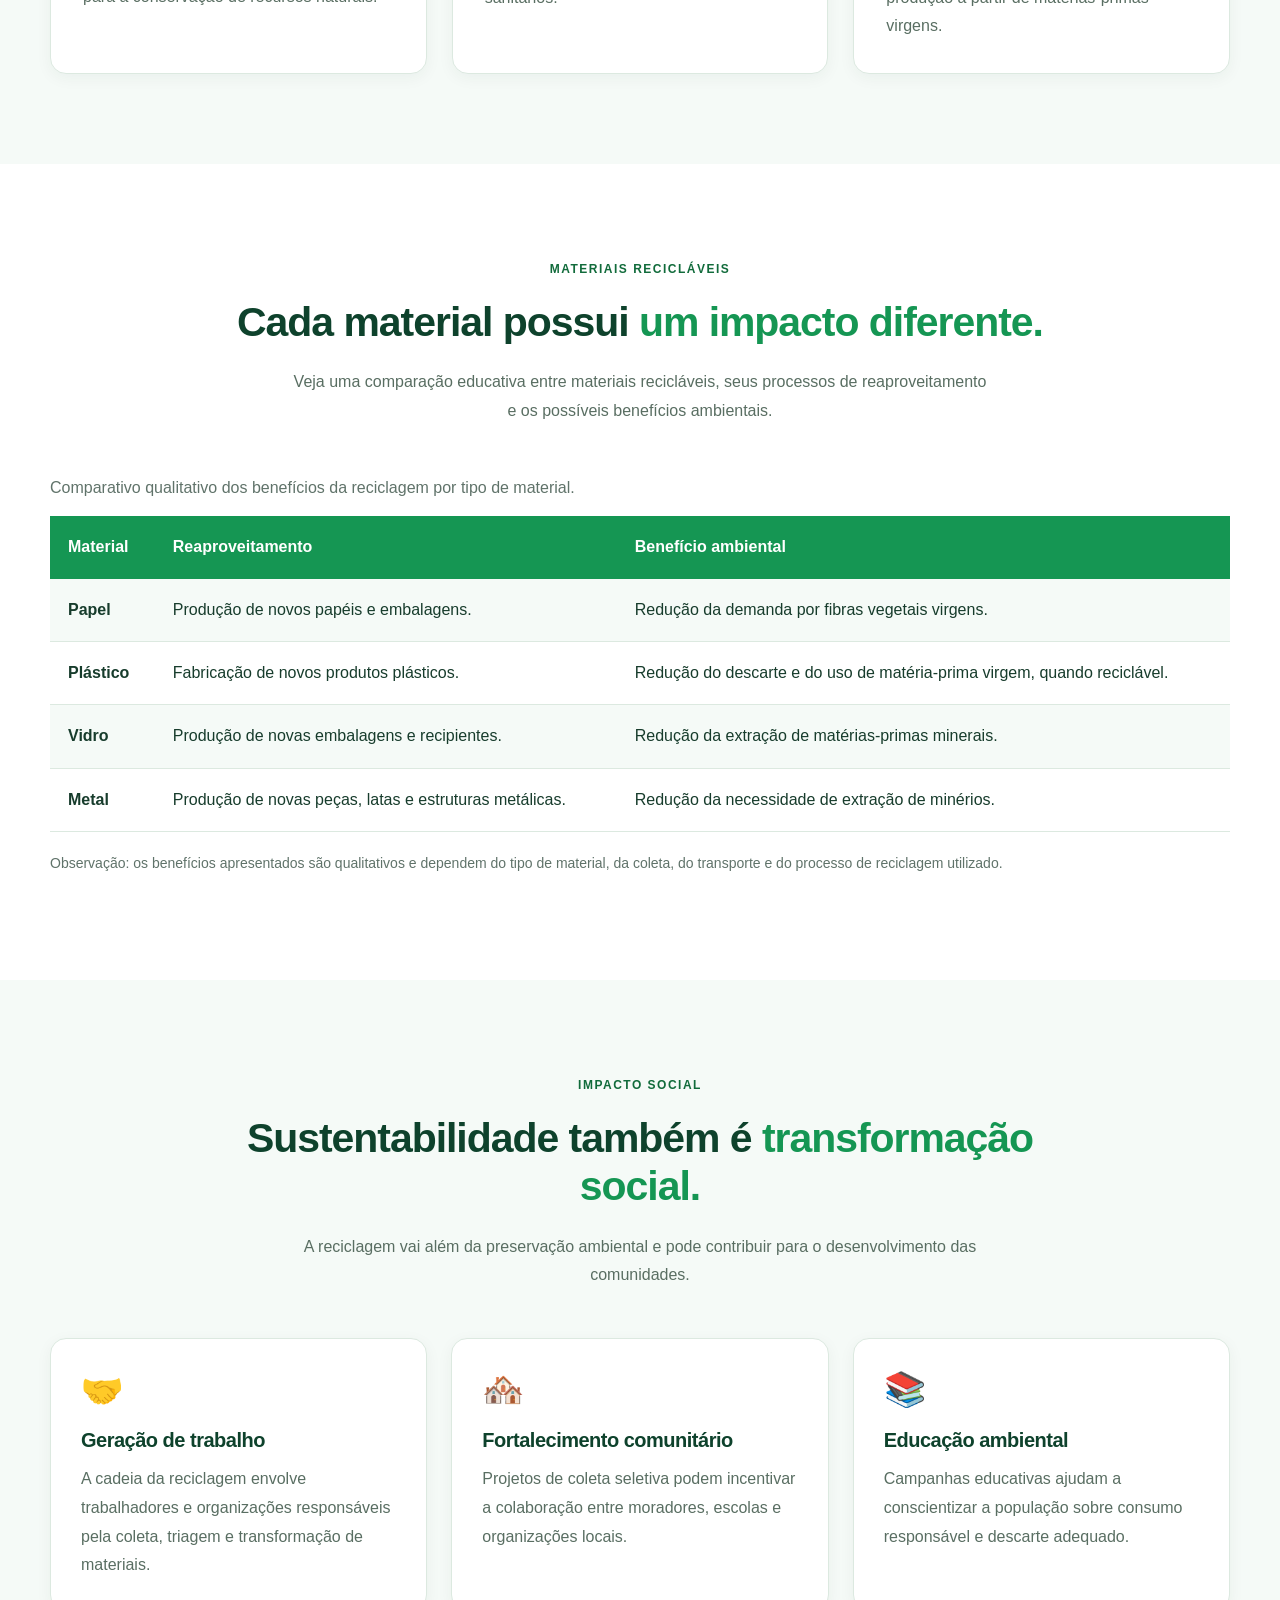
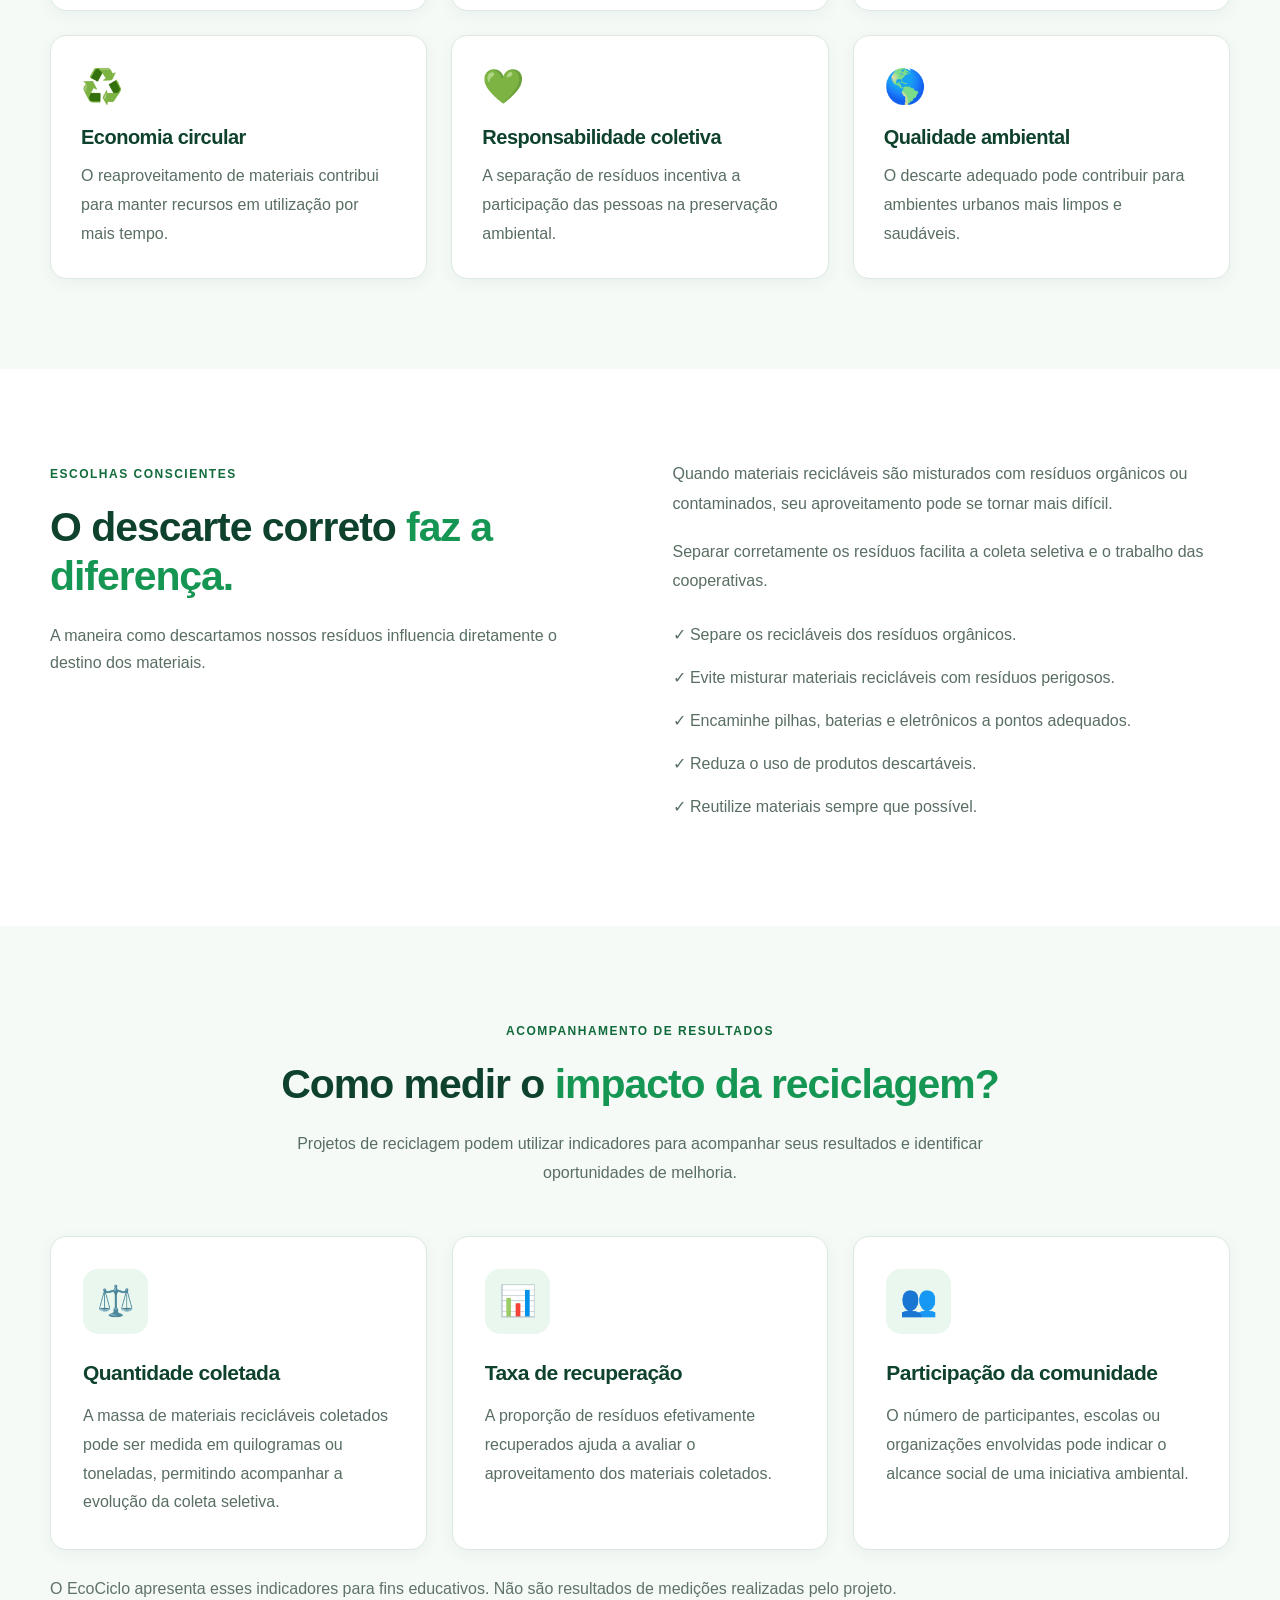
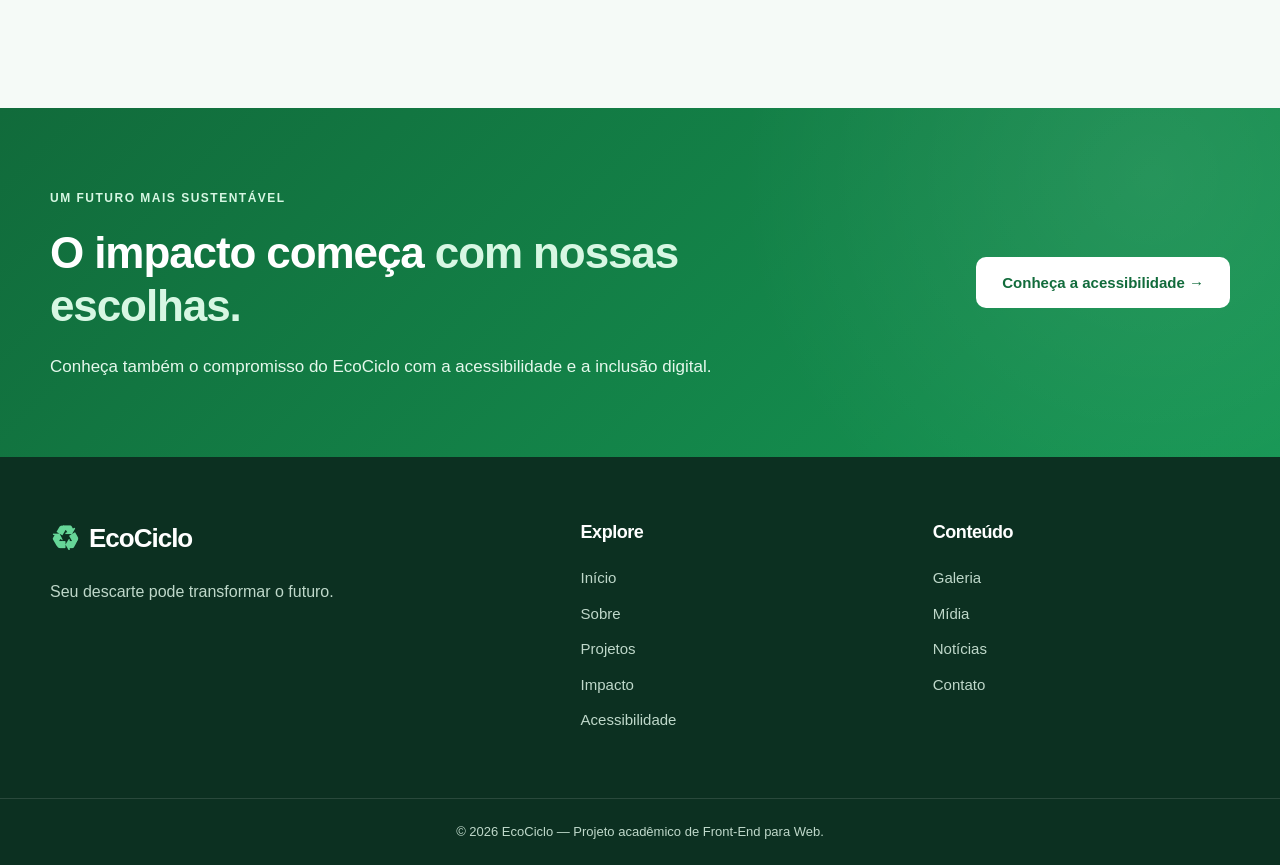
<file: projeto-ecociclo-main/projeto-ecociclo-main/Códigos/impacto.html>
<!DOCTYPE html>
<html lang="pt-BR">
<head>
    <meta charset="UTF-8">
    <meta name="viewport" content="width=device-width, initial-scale=1.0">
    <meta name="description" content="Conheça os impactos ambientais e sociais da reciclagem e descubra como o descarte correto contribui para um futuro sustentável.">
    <title>Impacto | EcoCiclo</title>

    <link rel="stylesheet" href="css/style.css">
</head>

<body>

    <!-- CABEÇALHO -->
    <header class="header">
        <div class="container header-content">

            <a href="index.html" class="logo">
                <span class="logo-icon">♻</span>
                <span>EcoCiclo</span>
            </a>

            <nav class="nav" aria-label="Navegação principal">
                <a href="index.html">Início</a>
                <a href="sobre.html">Sobre</a>
                <a href="projetos.html">Projetos</a>
                <a href="impacto.html" class="active" aria-current="page">Impacto</a>
                <a href="acessibilidade.html">Acessibilidade</a>
                <a href="galeria.html">Galeria</a>
                <a href="midia.html">Mídia</a>
                <a href="noticias.html">Notícias</a>
                <a href="contato.html">Contato</a>
                <a href="orcamento_hospedagem.html">Hospedagem</a>
            </nav>

        </div>
    </header>


    <main>

        <!-- HERO DA PÁGINA -->
        <section class="page-hero">
            <div class="container">

                <span class="tag">IMPACTO AMBIENTAL E SOCIAL</span>

                <h1>
                    Pequenas ações,
                    <span>grandes impactos.</span>
                </h1>

                <p>
                    Entenda como a reciclagem e o descarte correto
                    de resíduos podem contribuir para a preservação
                    ambiental, a economia de recursos naturais e
                    o desenvolvimento da sociedade.
                </p>

            </div>
        </section>


        <!-- IMPORTÂNCIA DA RECICLAGEM -->
        <section class="section">
            <div class="container two-columns">

                <div>
                    <span class="tag">POR QUE ISSO IMPORTA?</span>

                    <h2>
                        Reciclar é cuidar
                        <span>do nosso planeta.</span>
                    </h2>
                </div>

                <div class="content-text">

                    <p>
                        A produção de resíduos faz parte do cotidiano
                        da sociedade. Entretanto, quando esses materiais
                        são descartados de maneira inadequada, podem
                        provocar diversos problemas ambientais.
                    </p>

                    <p>
                        A reciclagem permite que determinados materiais
                        sejam reaproveitados como matéria-prima,
                        diminuindo a necessidade de extração de
                        novos recursos naturais.
                    </p>

                    <p>
                        Além dos benefícios ambientais, a reciclagem
                        também possui importância social, pois pode
                        gerar oportunidades de trabalho e fortalecer
                        cooperativas e iniciativas comunitárias.
                    </p>

                </div>

            </div>
        </section>


        <!-- BENEFÍCIOS AMBIENTAIS -->
        <section class="section section-light">
            <div class="container">

                <div class="section-title">

                    <span class="tag">BENEFÍCIOS AMBIENTAIS</span>

                    <h2>
                        A reciclagem gera
                        <span>transformações positivas.</span>
                    </h2>

                    <p>
                        A separação e o reaproveitamento de resíduos
                        podem contribuir de diferentes maneiras
                        para a preservação do meio ambiente.
                    </p>

                </div>


                <div class="cards">

                    <article class="card">

                        <div class="card-icon">🌳</div>

                        <h3>Preservação dos recursos naturais</h3>

                        <p>
                            A reciclagem reduz a necessidade de
                            utilizar novas matérias-primas,
                            contribuindo para a conservação
                            de recursos naturais.
                        </p>

                    </article>


                    <article class="card">

                        <div class="card-icon">🗑️</div>

                        <h3>Redução de resíduos</h3>

                        <p>
                            O encaminhamento correto de materiais
                            recicláveis ajuda a diminuir a quantidade
                            de resíduos destinados aos aterros
                            sanitários.
                        </p>

                    </article>


                    <article class="card">

                        <div class="card-icon">💧</div>

                        <h3>Economia de recursos</h3>

                        <p>
                            Dependendo do material e do processo,
                            a reciclagem pode reduzir o consumo
                            de água e energia em comparação
                            com a produção a partir de
                            matérias-primas virgens.
                        </p>

                    </article>

                </div>

            </div>
        </section>


        <!-- TABELA COMPARATIVA -->
        <section class="section">
            <div class="container">

                <div class="section-title">

                    <span class="tag">MATERIAIS RECICLÁVEIS</span>

                    <h2>
                        Cada material possui
                        <span>um impacto diferente.</span>
                    </h2>

                    <p>
                        Veja uma comparação educativa entre
                        materiais recicláveis, seus processos
                        de reaproveitamento e os possíveis
                        benefícios ambientais.
                    </p>

                </div>


                <!-- TABELA HTML5 -->
                <div style="overflow-x: auto;">

                    <table style="
                        width: 100%;
                        border-collapse: collapse;
                        text-align: left;
                        min-width: 650px;
                    ">

                        <caption style="
                            text-align: left;
                            margin-bottom: 15px;
                            color: #60736a;
                        ">
                            Comparativo qualitativo dos benefícios
                            da reciclagem por tipo de material.
                        </caption>

                        <thead>
                            <tr style="
                                background: #159653;
                                color: white;
                            ">

                                <th scope="col" style="padding: 18px;">
                                    Material
                                </th>

                                <th scope="col" style="padding: 18px;">
                                    Reaproveitamento
                                </th>

                                <th scope="col" style="padding: 18px;">
                                    Benefício ambiental
                                </th>

                            </tr>
                        </thead>

                        <tbody>

                            <tr style="background: #f5faf7;">

                                <th scope="row" style="padding: 18px;">
                                    Papel
                                </th>

                                <td style="padding: 18px;">
                                    Produção de novos papéis
                                    e embalagens.
                                </td>

                                <td style="padding: 18px;">
                                    Redução da demanda por
                                    fibras vegetais virgens.
                                </td>

                            </tr>


                            <tr>

                                <th scope="row" style="padding: 18px;">
                                    Plástico
                                </th>

                                <td style="padding: 18px;">
                                    Fabricação de novos
                                    produtos plásticos.
                                </td>

                                <td style="padding: 18px;">
                                    Redução do descarte e
                                    do uso de matéria-prima
                                    virgem, quando reciclável.
                                </td>

                            </tr>


                            <tr style="background: #f5faf7;">

                                <th scope="row" style="padding: 18px;">
                                    Vidro
                                </th>

                                <td style="padding: 18px;">
                                    Produção de novas
                                    embalagens e recipientes.
                                </td>

                                <td style="padding: 18px;">
                                    Redução da extração
                                    de matérias-primas minerais.
                                </td>

                            </tr>


                            <tr>

                                <th scope="row" style="padding: 18px;">
                                    Metal
                                </th>

                                <td style="padding: 18px;">
                                    Produção de novas peças,
                                    latas e estruturas metálicas.
                                </td>

                                <td style="padding: 18px;">
                                    Redução da necessidade
                                    de extração de minérios.
                                </td>

                            </tr>

                        </tbody>

                    </table>

                </div>

                <p style="
                    margin-top: 20px;
                    color: #60736a;
                    font-size: 14px;
                ">
                    Observação: os benefícios apresentados são
                    qualitativos e dependem do tipo de material,
                    da coleta, do transporte e do processo
                    de reciclagem utilizado.
                </p>

            </div>
        </section>


        <!-- IMPACTOS SOCIAIS -->
        <section class="section section-light">
            <div class="container">

                <div class="section-title">

                    <span class="tag">IMPACTO SOCIAL</span>

                    <h2>
                        Sustentabilidade também é
                        <span>transformação social.</span>
                    </h2>

                    <p>
                        A reciclagem vai além da preservação
                        ambiental e pode contribuir para
                        o desenvolvimento das comunidades.
                    </p>

                </div>


                <div class="values-grid">

                    <article class="value-card">
                        <span>🤝</span>

                        <h3>Geração de trabalho</h3>

                        <p>
                            A cadeia da reciclagem envolve
                            trabalhadores e organizações
                            responsáveis pela coleta,
                            triagem e transformação
                            de materiais.
                        </p>
                    </article>


                    <article class="value-card">
                        <span>🏘️</span>

                        <h3>Fortalecimento comunitário</h3>

                        <p>
                            Projetos de coleta seletiva
                            podem incentivar a colaboração
                            entre moradores, escolas
                            e organizações locais.
                        </p>
                    </article>


                    <article class="value-card">
                        <span>📚</span>

                        <h3>Educação ambiental</h3>

                        <p>
                            Campanhas educativas ajudam
                            a conscientizar a população
                            sobre consumo responsável
                            e descarte adequado.
                        </p>
                    </article>


                    <article class="value-card">
                        <span>♻️</span>

                        <h3>Economia circular</h3>

                        <p>
                            O reaproveitamento de materiais
                            contribui para manter recursos
                            em utilização por mais tempo.
                        </p>
                    </article>


                    <article class="value-card">
                        <span>💚</span>

                        <h3>Responsabilidade coletiva</h3>

                        <p>
                            A separação de resíduos incentiva
                            a participação das pessoas
                            na preservação ambiental.
                        </p>
                    </article>


                    <article class="value-card">
                        <span>🌎</span>

                        <h3>Qualidade ambiental</h3>

                        <p>
                            O descarte adequado pode
                            contribuir para ambientes
                            urbanos mais limpos e
                            saudáveis.
                        </p>
                    </article>

                </div>

            </div>
        </section>


        <!-- COMPARAÇÃO DE PRÁTICAS -->
        <section class="section">
            <div class="container two-columns">

                <div>

                    <span class="tag">ESCOLHAS CONSCIENTES</span>

                    <h2>
                        O descarte correto
                        <span>faz a diferença.</span>
                    </h2>

                    <p>
                        A maneira como descartamos nossos
                        resíduos influencia diretamente
                        o destino dos materiais.
                    </p>

                </div>


                <div class="content-text">

                    <p>
                        Quando materiais recicláveis são
                        misturados com resíduos orgânicos
                        ou contaminados, seu aproveitamento
                        pode se tornar mais difícil.
                    </p>

                    <p>
                        Separar corretamente os resíduos
                        facilita a coleta seletiva e
                        o trabalho das cooperativas.
                    </p>

                    <ul class="check-list">

                        <li>
                            ✓ Separe os recicláveis
                            dos resíduos orgânicos.
                        </li>

                        <li>
                            ✓ Evite misturar materiais
                            recicláveis com resíduos perigosos.
                        </li>

                        <li>
                            ✓ Encaminhe pilhas, baterias
                            e eletrônicos a pontos adequados.
                        </li>

                        <li>
                            ✓ Reduza o uso de produtos
                            descartáveis.
                        </li>

                        <li>
                            ✓ Reutilize materiais sempre
                            que possível.
                        </li>

                    </ul>

                </div>

            </div>
        </section>


        <!-- RESULTADOS E INDICADORES -->
        <section class="section section-light">
            <div class="container">

                <div class="section-title">

                    <span class="tag">ACOMPANHAMENTO DE RESULTADOS</span>

                    <h2>
                        Como medir o
                        <span>impacto da reciclagem?</span>
                    </h2>

                    <p>
                        Projetos de reciclagem podem utilizar
                        indicadores para acompanhar seus
                        resultados e identificar oportunidades
                        de melhoria.
                    </p>

                </div>


                <div class="cards">

                    <article class="card">

                        <div class="card-icon">⚖️</div>

                        <h3>Quantidade coletada</h3>

                        <p>
                            A massa de materiais recicláveis
                            coletados pode ser medida em
                            quilogramas ou toneladas,
                            permitindo acompanhar a evolução
                            da coleta seletiva.
                        </p>

                    </article>


                    <article class="card">

                        <div class="card-icon">📊</div>

                        <h3>Taxa de recuperação</h3>

                        <p>
                            A proporção de resíduos
                            efetivamente recuperados
                            ajuda a avaliar o aproveitamento
                            dos materiais coletados.
                        </p>

                    </article>


                    <article class="card">

                        <div class="card-icon">👥</div>

                        <h3>Participação da comunidade</h3>

                        <p>
                            O número de participantes,
                            escolas ou organizações envolvidas
                            pode indicar o alcance social
                            de uma iniciativa ambiental.
                        </p>

                    </article>

                </div>

                <p style="
                    margin-top: 25px;
                    color: #60736a;
                ">
                    O EcoCiclo apresenta esses indicadores
                    para fins educativos. Não são resultados
                    de medições realizadas pelo projeto.
                </p>

            </div>
        </section>


        <!-- CHAMADA FINAL -->
        <section class="cta">

            <div class="container cta-content">

                <div>

                    <span class="tag">UM FUTURO MAIS SUSTENTÁVEL</span>

                    <h2>
                        O impacto começa
                        <span>com nossas escolhas.</span>
                    </h2>

                    <p>
                        Conheça também o compromisso
                        do EcoCiclo com a acessibilidade
                        e a inclusão digital.
                    </p>

                </div>

                <a href="acessibilidade.html" class="btn btn-white">
                    Conheça a acessibilidade →
                </a>

            </div>

        </section>

    </main>


    <!-- RODAPÉ -->
    <footer class="footer">

        <div class="container footer-content">

            <div class="footer-brand">

                <a href="index.html" class="logo">
                    <span class="logo-icon">♻</span>
                    <span>EcoCiclo</span>
                </a>

                <p>
                    Seu descarte pode transformar o futuro.
                </p>

            </div>


            <div class="footer-links">

                <h3>Explore</h3>

                <a href="index.html">Início</a>
                <a href="sobre.html">Sobre</a>
                <a href="projetos.html">Projetos</a>
                <a href="impacto.html">Impacto</a>
                <a href="acessibilidade.html">Acessibilidade</a>

            </div>


            <div class="footer-links">

                <h3>Conteúdo</h3>

                <a href="galeria.html">Galeria</a>
                <a href="midia.html">Mídia</a>
                <a href="noticias.html">Notícias</a>
                <a href="contato.html">Contato</a>

            </div>

        </div>


        <div class="footer-bottom">
            <p>
                © 2026 EcoCiclo — Projeto acadêmico de Front-End para Web.
            </p>
        </div>

    </footer>

<script src="script.js"></script></body>
</html>
</file>
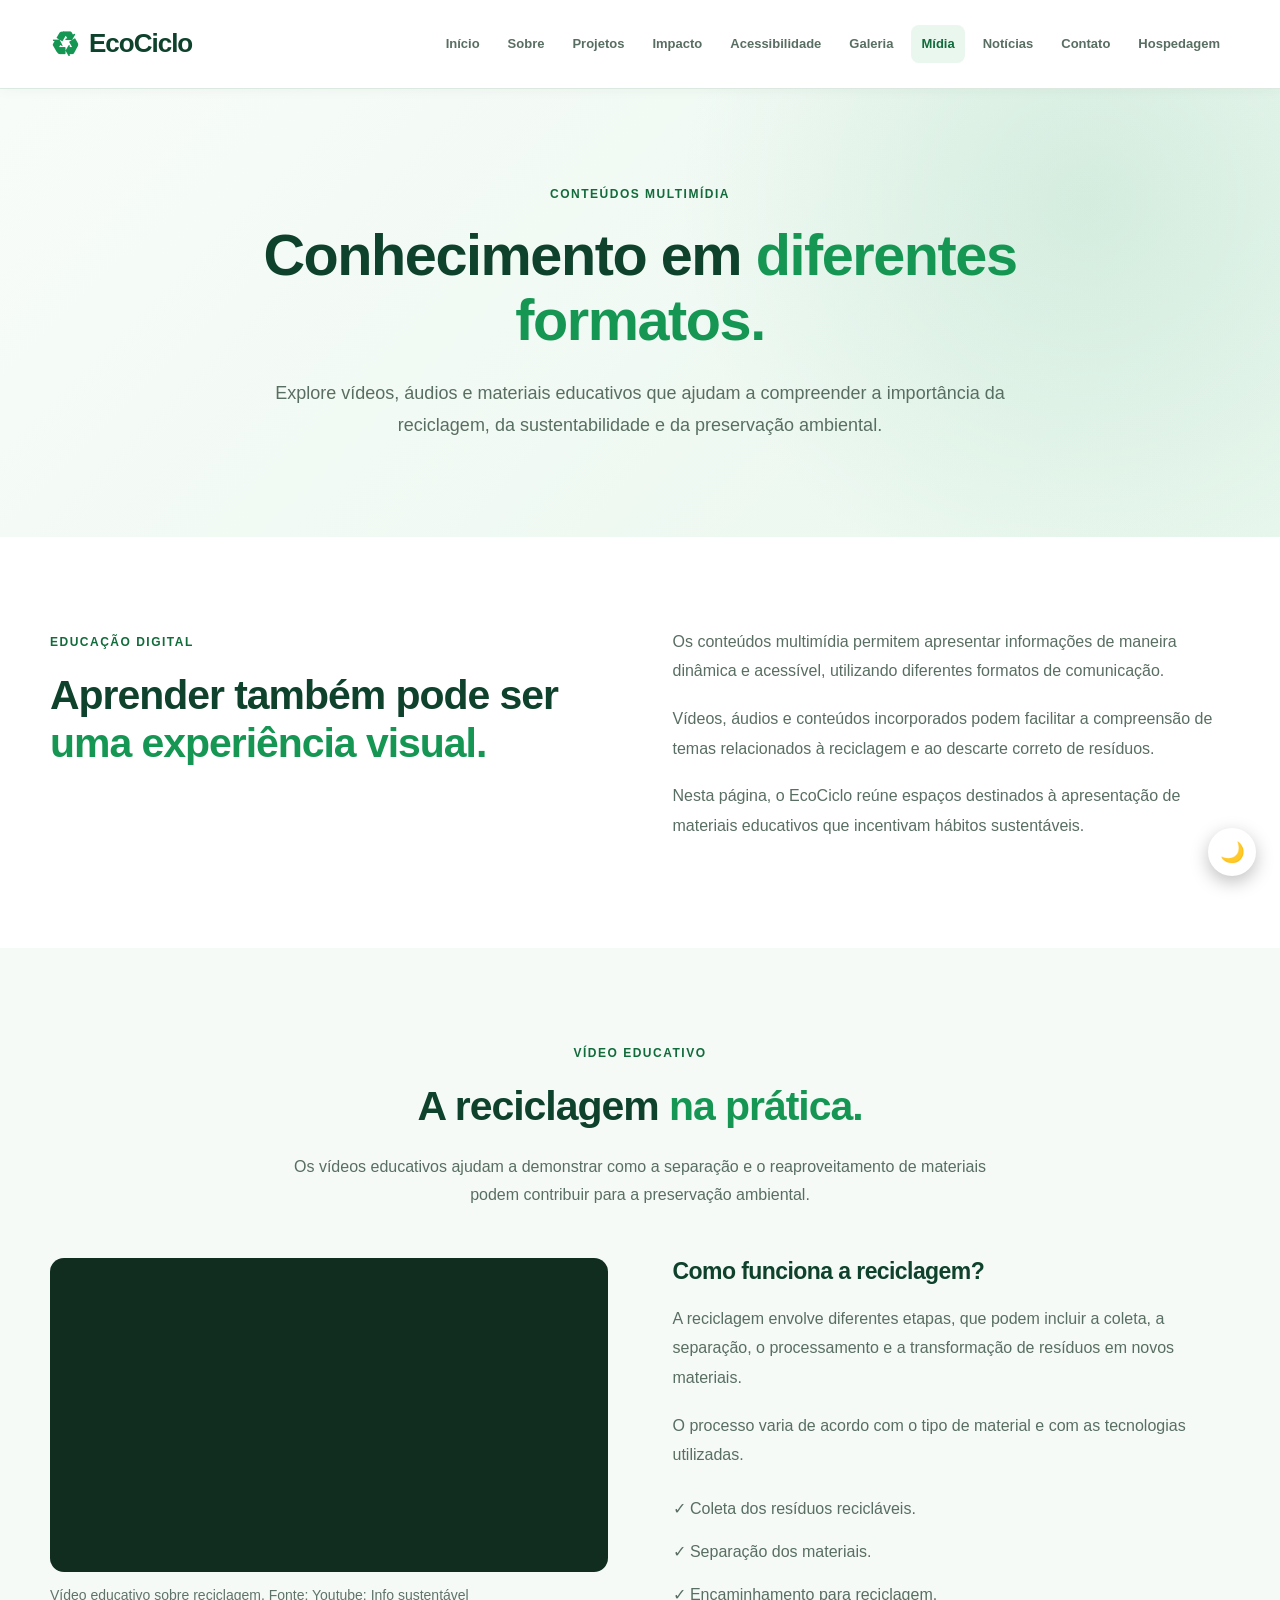
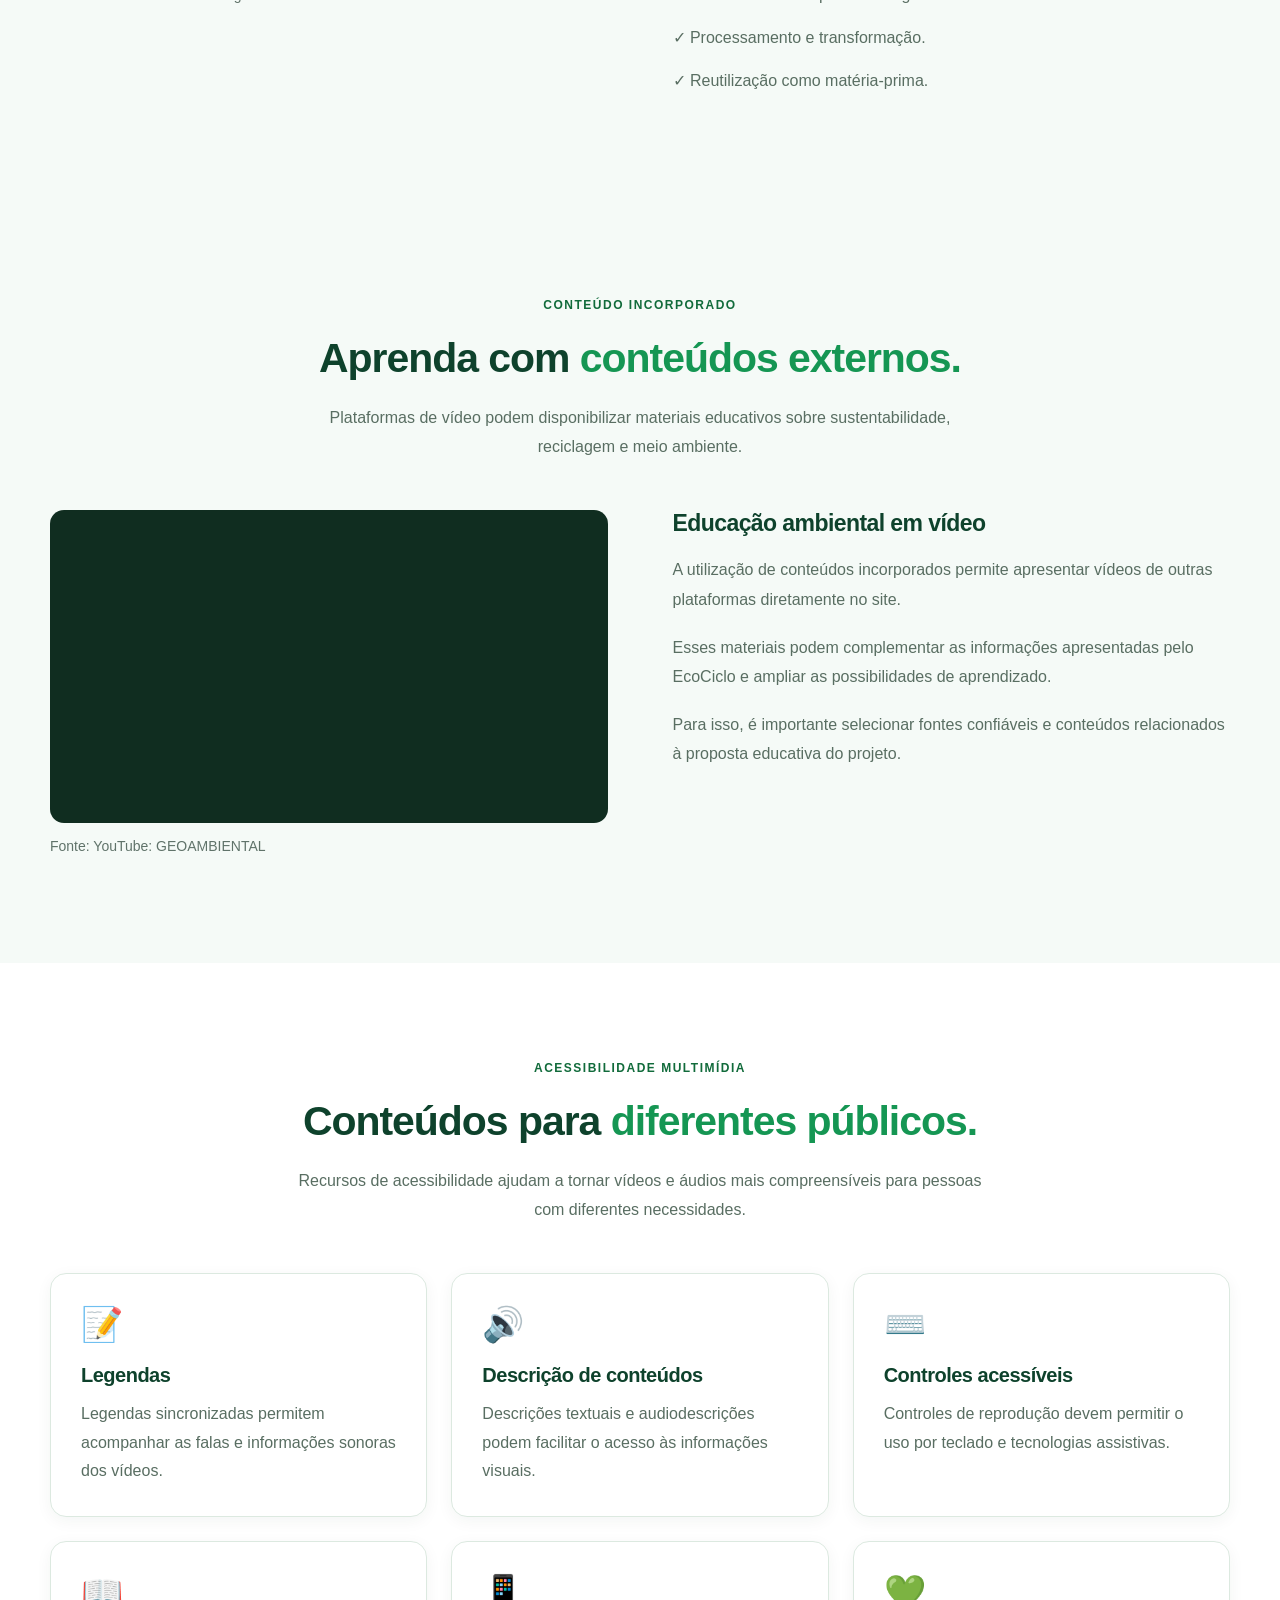
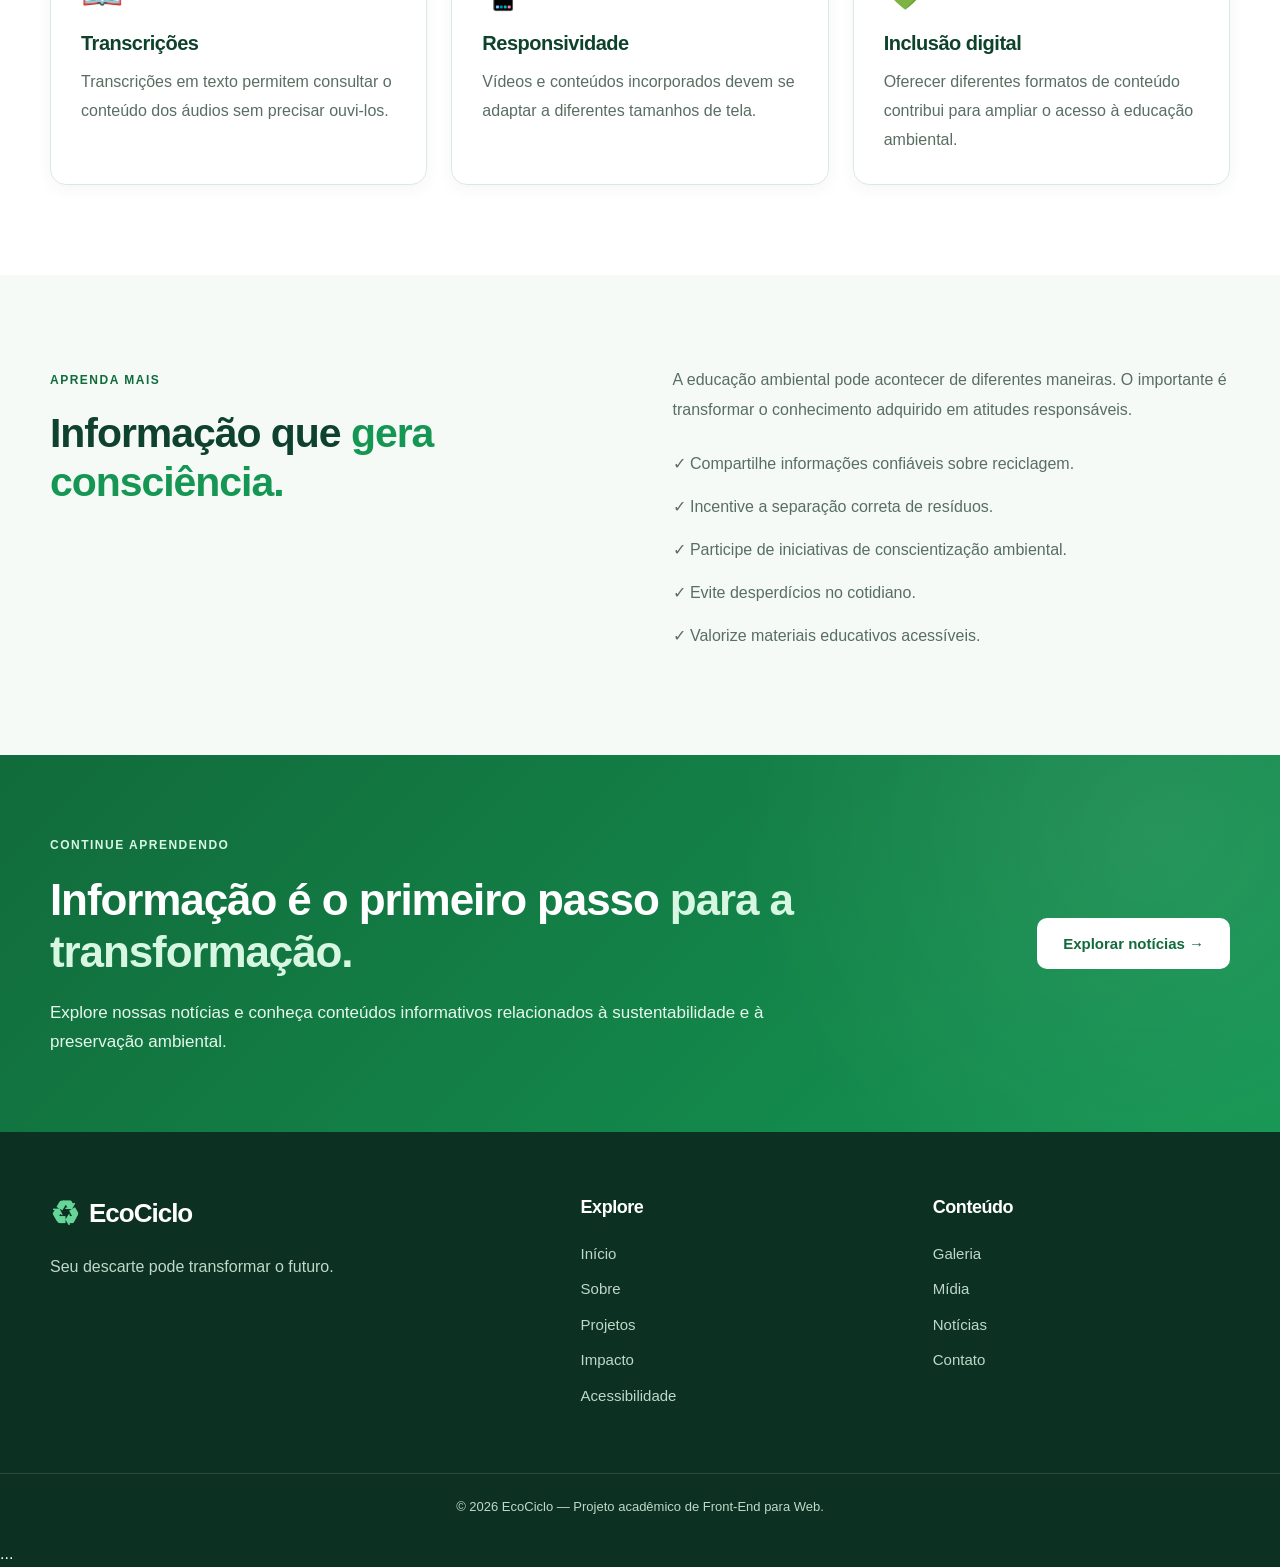
<file: projeto-ecociclo-main/projeto-ecociclo-main/Códigos/midia.html>
<!DOCTYPE html>
<html lang="pt-BR">
<head>
    <meta charset="UTF-8">
    <meta name="viewport" content="width=device-width, initial-scale=1.0">

    <meta name="description" content="Explore vídeos, áudios e conteúdos multimídia sobre reciclagem, sustentabilidade e preservação ambiental no EcoCiclo.">

    <title>Mídia | EcoCiclo</title>

    <link rel="stylesheet" href="css/style.css">
</head>

<body>

    <!-- CABEÇALHO -->
    <header class="header">
        <div class="container header-content">

            <a href="index.html" class="logo">
                <span class="logo-icon">♻</span>
                <span>EcoCiclo</span>
            </a>

            <nav class="nav" aria-label="Navegação principal">
                <a href="index.html">Início</a>
                <a href="sobre.html">Sobre</a>
                <a href="projetos.html">Projetos</a>
                <a href="impacto.html">Impacto</a>
                <a href="acessibilidade.html">Acessibilidade</a>
                <a href="galeria.html">Galeria</a>
                <a href="midia.html" class="active" aria-current="page">Mídia</a>
                <a href="noticias.html">Notícias</a>
                <a href="contato.html">Contato</a>
                <a href="orcamento_hospedagem.html">Hospedagem</a>
            </nav>

        </div>
    </header>


    <main>

        <!-- HERO DA PÁGINA -->
        <section class="page-hero">
            <div class="container">

                <span class="tag">CONTEÚDOS MULTIMÍDIA</span>

                <h1>
                    Conhecimento em
                    <span>diferentes formatos.</span>
                </h1>

                <p>
                    Explore vídeos, áudios e materiais educativos
                    que ajudam a compreender a importância
                    da reciclagem, da sustentabilidade
                    e da preservação ambiental.
                </p>
            
            </div>
        </section>


        <!-- INTRODUÇÃO -->
        <section class="section">
            <div class="container two-columns">

                <div>
                    <span class="tag">EDUCAÇÃO DIGITAL</span>

                    <h2>
                        Aprender também pode ser
                        <span>uma experiência visual.</span>
                    </h2>
                </div>

                <div class="content-text">

                    <p>
                        Os conteúdos multimídia permitem
                        apresentar informações de maneira
                        dinâmica e acessível, utilizando
                        diferentes formatos de comunicação.
                    </p>

                    <p>
                        Vídeos, áudios e conteúdos incorporados
                        podem facilitar a compreensão de temas
                        relacionados à reciclagem e ao
                        descarte correto de resíduos.
                    </p>

                    <p>
                        Nesta página, o EcoCiclo reúne
                        espaços destinados à apresentação
                        de materiais educativos que
                        incentivam hábitos sustentáveis.
                    </p>

                </div>

            </div>
        </section>


        <!-- SEÇÃO DE VÍDEO -->
        <section class="section section-light">
            <div class="container">

                <div class="section-title">

                    <span class="tag">VÍDEO EDUCATIVO</span>

                    <h2>
                        A reciclagem
                        <span>na prática.</span>
                    </h2>

                    <p>
                        Os vídeos educativos ajudam a
                        demonstrar como a separação e
                        o reaproveitamento de materiais
                        podem contribuir para a
                        preservação ambiental.
                    </p>

                </div>


                <div class="two-columns">

                    <div>

                                             <iframe
                            src="https://www.youtube.com/embed/ITur0JNJZos?start=25"
                            title="Vídeo educativo sobre reciclagem"
                            loading="lazy"
                            referrerpolicy="strict-origin-when-cross-origin"
                            allow="accelerometer; autoplay; clipboard-write; encrypted-media; gyroscope; picture-in-picture; web-share"
                            allowfullscreen
                            style="
                                width: 100%;
                                aspect-ratio: 16 / 9;
                                border: 0;
                                border-radius: 14px;
                                background: #102d20;
                            "
                        ></iframe>

                        <p style="
                            margin-top: 12px;
                            color: #60736a;
                            font-size: 14px;
                        ">
                            Vídeo educativo sobre reciclagem.
                            Fonte: Youtube: Info sustentável
                        </p>

                    </div>


                    <div class="content-text">

                        <h3>
                            Como funciona a reciclagem?
                        </h3>

                        <p>
                            A reciclagem envolve diferentes
                            etapas, que podem incluir a coleta,
                            a separação, o processamento e
                            a transformação de resíduos
                            em novos materiais.
                        </p>

                        <p>
                            O processo varia de acordo
                            com o tipo de material e
                            com as tecnologias utilizadas.
                        </p>

                        <ul class="check-list">
                            <li>✓ Coleta dos resíduos recicláveis.</li>
                            <li>✓ Separação dos materiais.</li>
                            <li>✓ Encaminhamento para reciclagem.</li>
                            <li>✓ Processamento e transformação.</li>
                            <li>✓ Reutilização como matéria-prima.</li>
                        </ul>

                    </div>

                </div>

            </div>
        </section>


        


        <!-- CONTEÚDO INCORPORADO -->
        <section class="section section-light">
            <div class="container">

                <div class="section-title">

                    <span class="tag">CONTEÚDO INCORPORADO</span>

                    <h2>
                        Aprenda com
                        <span>conteúdos externos.</span>
                    </h2>

                    <p>
                        Plataformas de vídeo podem
                        disponibilizar materiais
                        educativos sobre sustentabilidade,
                        reciclagem e meio ambiente.
                    </p>

                </div>


                <div class="two-columns">

                    <div>

                        <!-- ELEMENTO HTML5 IFRAME -->
                        <iframe
                            src="https://www.youtube.com/embed/3XDQZ0cjWDE"
                            title="Vídeo educativo sobre educação ambiental"
                            width="560"
                            height="315"
                            loading="lazy"
                            referrerpolicy="strict-origin-when-cross-origin"
                            allow="accelerometer; autoplay; clipboard-write; encrypted-media; gyroscope; picture-in-picture; web-share"
                            allowfullscreen
                            style="
                                width: 100%;
                                aspect-ratio: 16 / 9;
                                height: auto;
                                border: 0;
                                border-radius: 14px;
                                background: #102d20;
                            "
                        ></iframe>

                        <p style="
                            margin-top: 12px;
                            color: #60736a;
                            font-size: 14px;
                        ">
                            Fonte: YouTube: GEOAMBIENTAL
                            
                        </p>

                    </div>


                    <div class="content-text">

                        <h3>
                            Educação ambiental em vídeo
                        </h3>

                        <p>
                            A utilização de conteúdos
                            incorporados permite
                            apresentar vídeos de outras
                            plataformas diretamente
                            no site.
                        </p>

                        <p>
                            Esses materiais podem
                            complementar as informações
                            apresentadas pelo EcoCiclo
                            e ampliar as possibilidades
                            de aprendizado.
                        </p>

                        <p>
                            Para isso, é importante
                            selecionar fontes confiáveis
                            e conteúdos relacionados
                            à proposta educativa
                            do projeto.
                        </p>

                    </div>

                </div>

            </div>
        </section>


        <!-- ACESSIBILIDADE MULTIMÍDIA -->
        <section class="section">
            <div class="container">

                <div class="section-title">

                    <span class="tag">ACESSIBILIDADE MULTIMÍDIA</span>

                    <h2>
                        Conteúdos para
                        <span>diferentes públicos.</span>
                    </h2>

                    <p>
                        Recursos de acessibilidade ajudam
                        a tornar vídeos e áudios mais
                        compreensíveis para pessoas
                        com diferentes necessidades.
                    </p>

                </div>


                <div class="values-grid">

                    <article class="value-card">

                        <span>📝</span>

                        <h3>Legendas</h3>

                        <p>
                            Legendas sincronizadas
                            permitem acompanhar
                            as falas e informações
                            sonoras dos vídeos.
                        </p>

                    </article>


                    <article class="value-card">

                        <span>🔊</span>

                        <h3>Descrição de conteúdos</h3>

                        <p>
                            Descrições textuais e
                            audiodescrições podem
                            facilitar o acesso
                            às informações visuais.
                        </p>

                    </article>


                    <article class="value-card">

                        <span>⌨️</span>

                        <h3>Controles acessíveis</h3>

                        <p>
                            Controles de reprodução
                            devem permitir o uso
                            por teclado e tecnologias
                            assistivas.
                        </p>

                    </article>


                    <article class="value-card">

                        <span>📖</span>

                        <h3>Transcrições</h3>

                        <p>
                            Transcrições em texto
                            permitem consultar
                            o conteúdo dos áudios
                            sem precisar ouvi-los.
                        </p>

                    </article>


                    <article class="value-card">

                        <span>📱</span>

                        <h3>Responsividade</h3>

                        <p>
                            Vídeos e conteúdos
                            incorporados devem
                            se adaptar a diferentes
                            tamanhos de tela.
                        </p>

                    </article>


                    <article class="value-card">

                        <span>💚</span>

                        <h3>Inclusão digital</h3>

                        <p>
                            Oferecer diferentes
                            formatos de conteúdo
                            contribui para ampliar
                            o acesso à educação
                            ambiental.
                        </p>

                    </article>

                </div>

            </div>
        </section>


        <!-- BOAS PRÁTICAS -->
        <section class="section section-light">
            <div class="container two-columns">

                <div>

                    <span class="tag">APRENDA MAIS</span>

                    <h2>
                        Informação que
                        <span>gera consciência.</span>
                    </h2>

                </div>


                <div class="content-text">

                    <p>
                        A educação ambiental pode
                        acontecer de diferentes maneiras.
                        O importante é transformar
                        o conhecimento adquirido
                        em atitudes responsáveis.
                    </p>

                    <ul class="check-list">

                        <li>
                            ✓ Compartilhe informações
                            confiáveis sobre reciclagem.
                        </li>

                        <li>
                            ✓ Incentive a separação
                            correta de resíduos.
                        </li>

                        <li>
                            ✓ Participe de iniciativas
                            de conscientização ambiental.
                        </li>

                        <li>
                            ✓ Evite desperdícios
                            no cotidiano.
                        </li>

                        <li>
                            ✓ Valorize materiais
                            educativos acessíveis.
                        </li>

                    </ul>

                </div>

            </div>
        </section>


        <!-- CHAMADA FINAL -->
        <section class="cta">

            <div class="container cta-content">

                <div>

                    <span class="tag">CONTINUE APRENDENDO</span>

                    <h2>
                        Informação é o primeiro passo
                        <span>para a transformação.</span>
                    </h2>

                    <p>
                        Explore nossas notícias e
                        conheça conteúdos informativos
                        relacionados à sustentabilidade
                        e à preservação ambiental.
                    </p>

                </div>

                <a href="noticias.html" class="btn btn-white">
                    Explorar notícias →
                </a>

            </div>

        </section>

    </main>


    <!-- RODAPÉ -->
    <footer class="footer">

        <div class="container footer-content">

            <div class="footer-brand">

                <a href="index.html" class="logo">
                    <span class="logo-icon">♻</span>
                    <span>EcoCiclo</span>
                </a>

                <p>
                    Seu descarte pode transformar o futuro.
                </p>

            </div>


            <div class="footer-links">

                <h3>Explore</h3>

                <a href="index.html">Início</a>
                <a href="sobre.html">Sobre</a>
                <a href="projetos.html">Projetos</a>
                <a href="impacto.html">Impacto</a>
                <a href="acessibilidade.html">Acessibilidade</a>

            </div>


            <div class="footer-links">

                <h3>Conteúdo</h3>

                <a href="galeria.html">Galeria</a>
                <a href="midia.html">Mídia</a>
                <a href="noticias.html">Notícias</a>
                <a href="contato.html">Contato</a>

            </div>

        </div>


        <div class="footer-bottom">
            <p>
                © 2026 EcoCiclo — Projeto acadêmico de Front-End para Web.
            </p>
        </div>

    </footer>
    <!-- RODAPÉ -->
    <footer class="footer">
        ...
    </footer>

    <!-- ADICIONE ESTA LINHA ABAIXO -->
    <script src="script.js"></script>

</body>
</html>
</file>
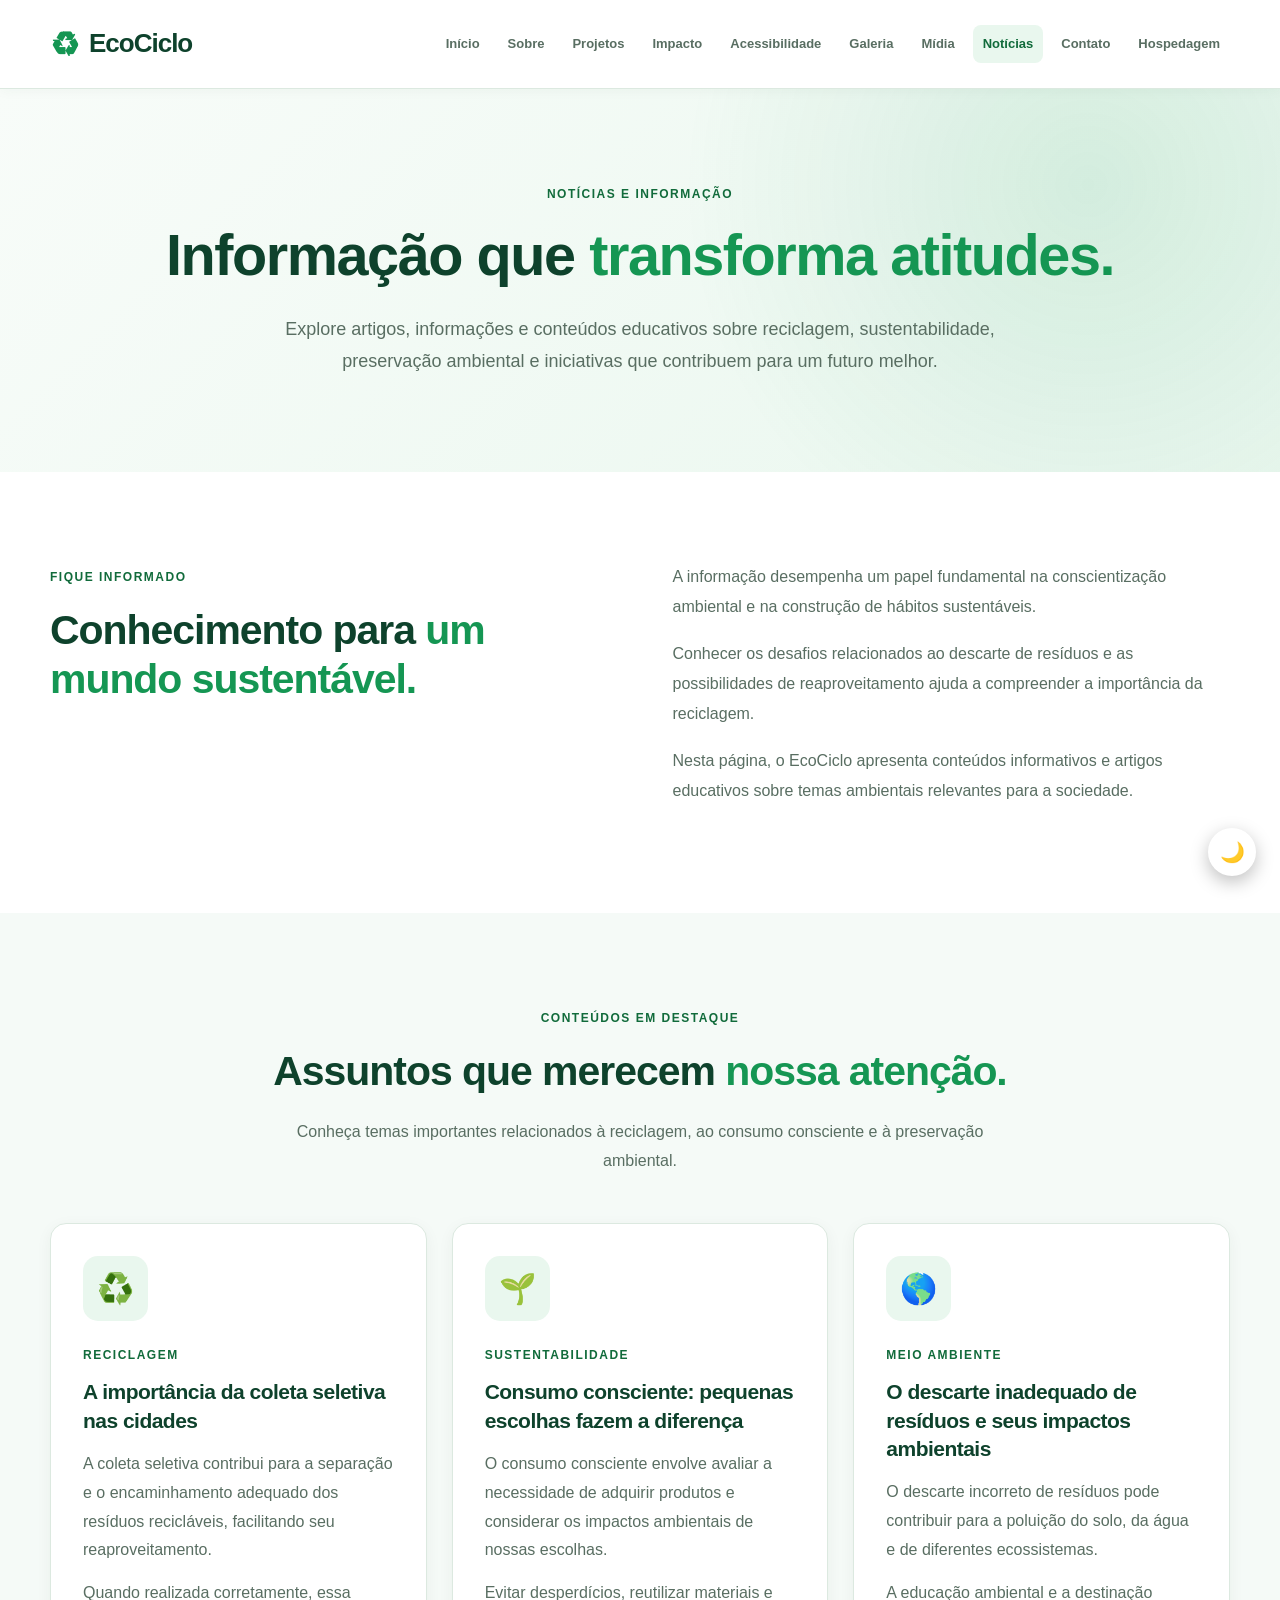
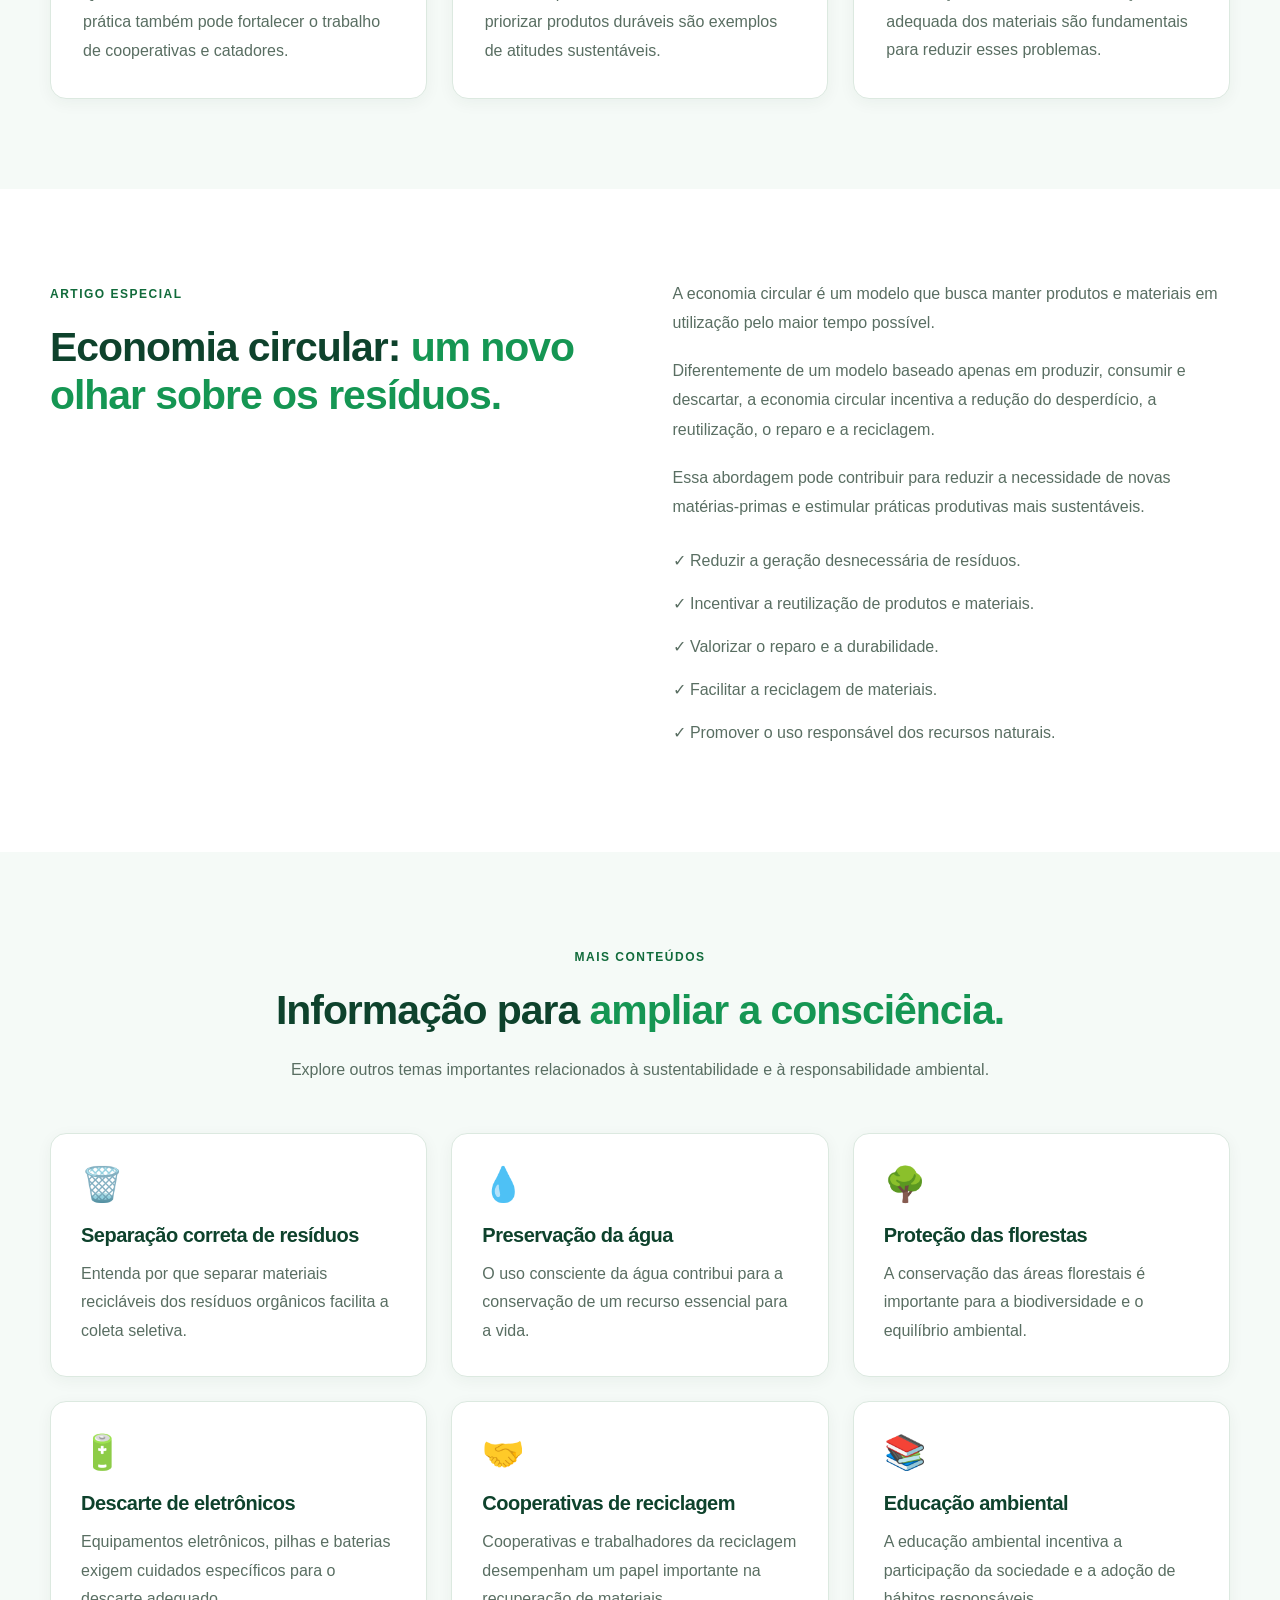
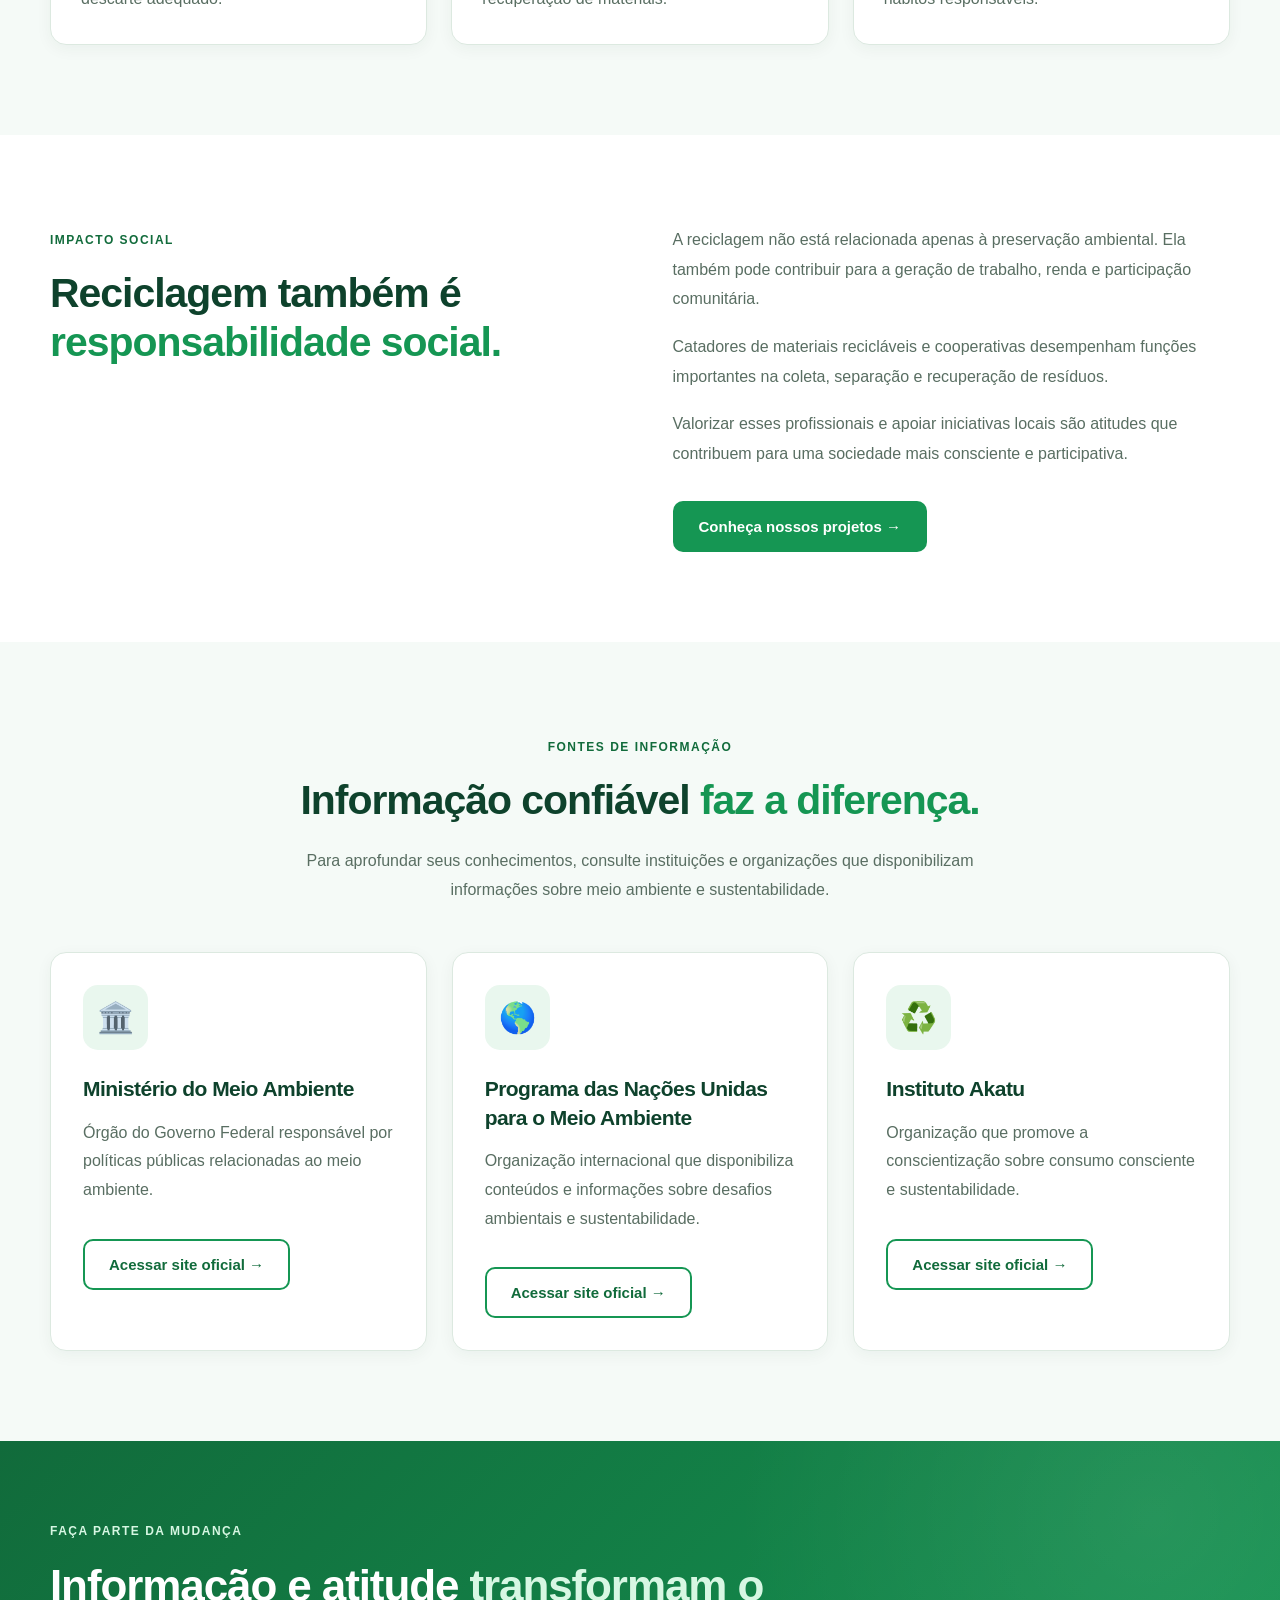
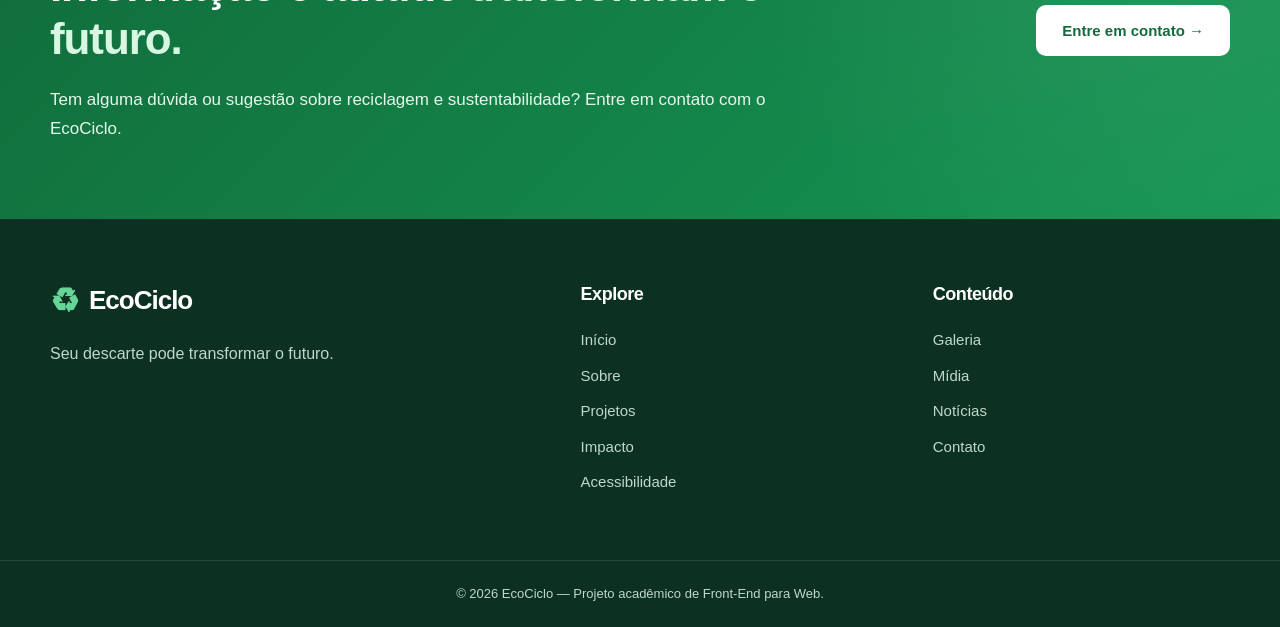
<file: projeto-ecociclo-main/projeto-ecociclo-main/Códigos/noticias.html>
<!DOCTYPE html>
<html lang="pt-BR">
<head>
    <meta charset="UTF-8">
    <meta name="viewport" content="width=device-width, initial-scale=1.0">
    <meta name="description" content="Confira artigos e conteúdos informativos sobre reciclagem, sustentabilidade, preservação ambiental e iniciativas sociais no EcoCiclo.">
    <title>Notícias | EcoCiclo</title>

    <link rel="stylesheet" href="css/style.css">
</head>

<body>

    <!-- CABEÇALHO -->
    <header class="header">
        <div class="container header-content">

            <a href="index.html" class="logo">
                <span class="logo-icon">♻</span>
                <span>EcoCiclo</span>
            </a>

            <nav class="nav" aria-label="Navegação principal">
                <a href="index.html">Início</a>
                <a href="sobre.html">Sobre</a>
                <a href="projetos.html">Projetos</a>
                <a href="impacto.html">Impacto</a>
                <a href="acessibilidade.html">Acessibilidade</a>
                <a href="galeria.html">Galeria</a>
                <a href="midia.html">Mídia</a>
                <a href="noticias.html" class="active" aria-current="page">Notícias</a>
                <a href="contato.html">Contato</a>
                <a href="orcamento_hospedagem.html">Hospedagem</a>
            </nav>

        </div>
    </header>


    <main>

        <!-- HERO DA PÁGINA -->
        <section class="page-hero">
            <div class="container">

                <span class="tag">NOTÍCIAS E INFORMAÇÃO</span>

                <h1>
                    Informação que
                    <span>transforma atitudes.</span>
                </h1>

                <p>
                    Explore artigos, informações e conteúdos
                    educativos sobre reciclagem, sustentabilidade,
                    preservação ambiental e iniciativas
                    que contribuem para um futuro melhor.
                </p>

            </div>
        </section>


        <!-- INTRODUÇÃO -->
        <section class="section">
            <div class="container two-columns">

                <div>

                    <span class="tag">FIQUE INFORMADO</span>

                    <h2>
                        Conhecimento para
                        <span>um mundo sustentável.</span>
                    </h2>

                </div>

                <div class="content-text">

                    <p>
                        A informação desempenha um papel
                        fundamental na conscientização
                        ambiental e na construção
                        de hábitos sustentáveis.
                    </p>

                    <p>
                        Conhecer os desafios relacionados
                        ao descarte de resíduos e as
                        possibilidades de reaproveitamento
                        ajuda a compreender a importância
                        da reciclagem.
                    </p>

                    <p>
                        Nesta página, o EcoCiclo apresenta
                        conteúdos informativos e artigos
                        educativos sobre temas ambientais
                        relevantes para a sociedade.
                    </p>

                </div>

            </div>
        </section>


        <!-- ARTIGOS EM DESTAQUE -->
        <section class="section section-light">
            <div class="container">

                <div class="section-title">

                    <span class="tag">CONTEÚDOS EM DESTAQUE</span>

                    <h2>
                        Assuntos que merecem
                        <span>nossa atenção.</span>
                    </h2>

                    <p>
                        Conheça temas importantes relacionados
                        à reciclagem, ao consumo consciente
                        e à preservação ambiental.
                    </p>

                </div>


                <div class="cards">

                    <!-- ARTIGO 1 -->
                    <article class="card">

                        <div class="card-icon">♻️</div>

                        <span class="tag">
                            RECICLAGEM
                        </span>

                        <h3>
                            A importância da coleta seletiva
                            nas cidades
                        </h3>

                        <p>
                            A coleta seletiva contribui para
                            a separação e o encaminhamento
                            adequado dos resíduos recicláveis,
                            facilitando seu reaproveitamento.
                        </p>

                        <p>
                            Quando realizada corretamente,
                            essa prática também pode
                            fortalecer o trabalho de
                            cooperativas e catadores.
                        </p>

                    </article>


                    <!-- ARTIGO 2 -->
                    <article class="card">

                        <div class="card-icon">🌱</div>

                        <span class="tag">
                            SUSTENTABILIDADE
                        </span>

                        <h3>
                            Consumo consciente: pequenas
                            escolhas fazem a diferença
                        </h3>

                        <p>
                            O consumo consciente envolve
                            avaliar a necessidade de
                            adquirir produtos e considerar
                            os impactos ambientais
                            de nossas escolhas.
                        </p>

                        <p>
                            Evitar desperdícios, reutilizar
                            materiais e priorizar produtos
                            duráveis são exemplos de
                            atitudes sustentáveis.
                        </p>

                    </article>


                    <!-- ARTIGO 3 -->
                    <article class="card">

                        <div class="card-icon">🌎</div>

                        <span class="tag">
                            MEIO AMBIENTE
                        </span>

                        <h3>
                            O descarte inadequado de resíduos
                            e seus impactos ambientais
                        </h3>

                        <p>
                            O descarte incorreto de resíduos
                            pode contribuir para a poluição
                            do solo, da água e de
                            diferentes ecossistemas.
                        </p>

                        <p>
                            A educação ambiental e a
                            destinação adequada dos
                            materiais são fundamentais
                            para reduzir esses problemas.
                        </p>

                    </article>

                </div>

            </div>
        </section>


        <!-- ARTIGO PRINCIPAL -->
        <section class="section">
            <div class="container two-columns">

                <div>

                    <span class="tag">ARTIGO ESPECIAL</span>

                    <h2>
                        Economia circular:
                        <span>um novo olhar sobre os resíduos.</span>
                    </h2>

                </div>


                <div class="content-text">

                    <p>
                        A economia circular é um modelo
                        que busca manter produtos e
                        materiais em utilização pelo
                        maior tempo possível.
                    </p>

                    <p>
                        Diferentemente de um modelo
                        baseado apenas em produzir,
                        consumir e descartar, a
                        economia circular incentiva
                        a redução do desperdício,
                        a reutilização, o reparo
                        e a reciclagem.
                    </p>

                    <p>
                        Essa abordagem pode contribuir
                        para reduzir a necessidade
                        de novas matérias-primas
                        e estimular práticas
                        produtivas mais sustentáveis.
                    </p>

                    <ul class="check-list">

                        <li>
                            ✓ Reduzir a geração
                            desnecessária de resíduos.
                        </li>

                        <li>
                            ✓ Incentivar a reutilização
                            de produtos e materiais.
                        </li>

                        <li>
                            ✓ Valorizar o reparo
                            e a durabilidade.
                        </li>

                        <li>
                            ✓ Facilitar a reciclagem
                            de materiais.
                        </li>

                        <li>
                            ✓ Promover o uso responsável
                            dos recursos naturais.
                        </li>

                    </ul>

                </div>

            </div>
        </section>


        <!-- MAIS CONTEÚDOS -->
        <section class="section section-light">
            <div class="container">

                <div class="section-title">

                    <span class="tag">MAIS CONTEÚDOS</span>

                    <h2>
                        Informação para
                        <span>ampliar a consciência.</span>
                    </h2>

                    <p>
                        Explore outros temas importantes
                        relacionados à sustentabilidade
                        e à responsabilidade ambiental.
                    </p>

                </div>


                <div class="values-grid">

                    <!-- CONTEÚDO 1 -->
                    <article class="value-card">

                        <span>🗑️</span>

                        <h3>
                            Separação correta de resíduos
                        </h3>

                        <p>
                            Entenda por que separar
                            materiais recicláveis
                            dos resíduos orgânicos
                            facilita a coleta seletiva.
                        </p>

                    </article>


                    <!-- CONTEÚDO 2 -->
                    <article class="value-card">

                        <span>💧</span>

                        <h3>
                            Preservação da água
                        </h3>

                        <p>
                            O uso consciente da água
                            contribui para a conservação
                            de um recurso essencial
                            para a vida.
                        </p>

                    </article>


                    <!-- CONTEÚDO 3 -->
                    <article class="value-card">

                        <span>🌳</span>

                        <h3>
                            Proteção das florestas
                        </h3>

                        <p>
                            A conservação das áreas
                            florestais é importante
                            para a biodiversidade
                            e o equilíbrio ambiental.
                        </p>

                    </article>


                    <!-- CONTEÚDO 4 -->
                    <article class="value-card">

                        <span>🔋</span>

                        <h3>
                            Descarte de eletrônicos
                        </h3>

                        <p>
                            Equipamentos eletrônicos,
                            pilhas e baterias exigem
                            cuidados específicos
                            para o descarte adequado.
                        </p>

                    </article>


                    <!-- CONTEÚDO 5 -->
                    <article class="value-card">

                        <span>🤝</span>

                        <h3>
                            Cooperativas de reciclagem
                        </h3>

                        <p>
                            Cooperativas e trabalhadores
                            da reciclagem desempenham
                            um papel importante
                            na recuperação de materiais.
                        </p>

                    </article>


                    <!-- CONTEÚDO 6 -->
                    <article class="value-card">

                        <span>📚</span>

                        <h3>
                            Educação ambiental
                        </h3>

                        <p>
                            A educação ambiental
                            incentiva a participação
                            da sociedade e a adoção
                            de hábitos responsáveis.
                        </p>

                    </article>

                </div>

            </div>
        </section>


        <!-- INICIATIVAS DE IMPACTO SOCIAL -->
        <section class="section">
            <div class="container two-columns">

                <div>

                    <span class="tag">IMPACTO SOCIAL</span>

                    <h2>
                        Reciclagem também é
                        <span>responsabilidade social.</span>
                    </h2>

                </div>


                <div class="content-text">

                    <p>
                        A reciclagem não está relacionada
                        apenas à preservação ambiental.
                        Ela também pode contribuir
                        para a geração de trabalho,
                        renda e participação comunitária.
                    </p>

                    <p>
                        Catadores de materiais recicláveis
                        e cooperativas desempenham
                        funções importantes na coleta,
                        separação e recuperação
                        de resíduos.
                    </p>

                    <p>
                        Valorizar esses profissionais
                        e apoiar iniciativas locais
                        são atitudes que contribuem
                        para uma sociedade mais
                        consciente e participativa.
                    </p>

                    <a href="projetos.html" class="btn btn-primary">
                        Conheça nossos projetos →
                    </a>

                </div>

            </div>
        </section>


        <!-- FONTES DE INFORMAÇÃO -->
        <section class="section section-light">
            <div class="container">

                <div class="section-title">

                    <span class="tag">FONTES DE INFORMAÇÃO</span>

                    <h2>
                        Informação confiável
                        <span>faz a diferença.</span>
                    </h2>

                    <p>
                        Para aprofundar seus conhecimentos,
                        consulte instituições e organizações
                        que disponibilizam informações
                        sobre meio ambiente e sustentabilidade.
                    </p>

                </div>


                <div class="cards">

                    <article class="card">

                        <div class="card-icon">🏛️</div>

                        <h3>
                            Ministério do Meio Ambiente
                        </h3>

                        <p>
                            Órgão do Governo Federal
                            responsável por políticas
                            públicas relacionadas
                            ao meio ambiente.
                        </p>

                        <a
                            href="https://www.gov.br/mma/"
                            target="_blank"
                            rel="noopener noreferrer"
                            class="btn btn-secondary"
                            style="margin-top: 20px;"
                        >
                            Acessar site oficial →
                        </a>

                    </article>


                    <article class="card">

                        <div class="card-icon">🌎</div>

                        <h3>
                            Programa das Nações Unidas
                            para o Meio Ambiente
                        </h3>

                        <p>
                            Organização internacional
                            que disponibiliza conteúdos
                            e informações sobre desafios
                            ambientais e sustentabilidade.
                        </p>

                        <a
                            href="https://www.unep.org/pt-br"
                            target="_blank"
                            rel="noopener noreferrer"
                            class="btn btn-secondary"
                            style="margin-top: 20px;"
                        >
                            Acessar site oficial →
                        </a>

                    </article>


                    <article class="card">

                        <div class="card-icon">♻️</div>

                        <h3>
                            Instituto Akatu
                        </h3>

                        <p>
                            Organização que promove
                            a conscientização sobre
                            consumo consciente
                            e sustentabilidade.
                        </p>

                        <a
                            href="https://akatu.org.br/"
                            target="_blank"
                            rel="noopener noreferrer"
                            class="btn btn-secondary"
                            style="margin-top: 20px;"
                        >
                            Acessar site oficial →
                        </a>

                    </article>

                </div>

            </div>
        </section>


        <!-- CHAMADA FINAL -->
        <section class="cta">

            <div class="container cta-content">

                <div>

                    <span class="tag">FAÇA PARTE DA MUDANÇA</span>

                    <h2>
                        Informação e atitude
                        <span>transformam o futuro.</span>
                    </h2>

                    <p>
                        Tem alguma dúvida ou sugestão
                        sobre reciclagem e sustentabilidade?
                        Entre em contato com o EcoCiclo.
                    </p>

                </div>

                <a href="contato.html" class="btn btn-white">
                    Entre em contato →
                </a>

            </div>

        </section>

    </main>


    <!-- RODAPÉ -->
    <footer class="footer">

        <div class="container footer-content">

            <div class="footer-brand">

                <a href="index.html" class="logo">
                    <span class="logo-icon">♻</span>
                    <span>EcoCiclo</span>
                </a>

                <p>
                    Seu descarte pode transformar o futuro.
                </p>

            </div>


            <div class="footer-links">

                <h3>Explore</h3>

                <a href="index.html">Início</a>
                <a href="sobre.html">Sobre</a>
                <a href="projetos.html">Projetos</a>
                <a href="impacto.html">Impacto</a>
                <a href="acessibilidade.html">Acessibilidade</a>

            </div>


            <div class="footer-links">

                <h3>Conteúdo</h3>

                <a href="galeria.html">Galeria</a>
                <a href="midia.html">Mídia</a>
                <a href="noticias.html">Notícias</a>
                <a href="contato.html">Contato</a>

            </div>

        </div>


        <div class="footer-bottom">
            <p>
                © 2026 EcoCiclo — Projeto acadêmico de Front-End para Web.
            </p>
        </div>

    </footer>

<script src="script.js"></script></body>
</html>
</file>
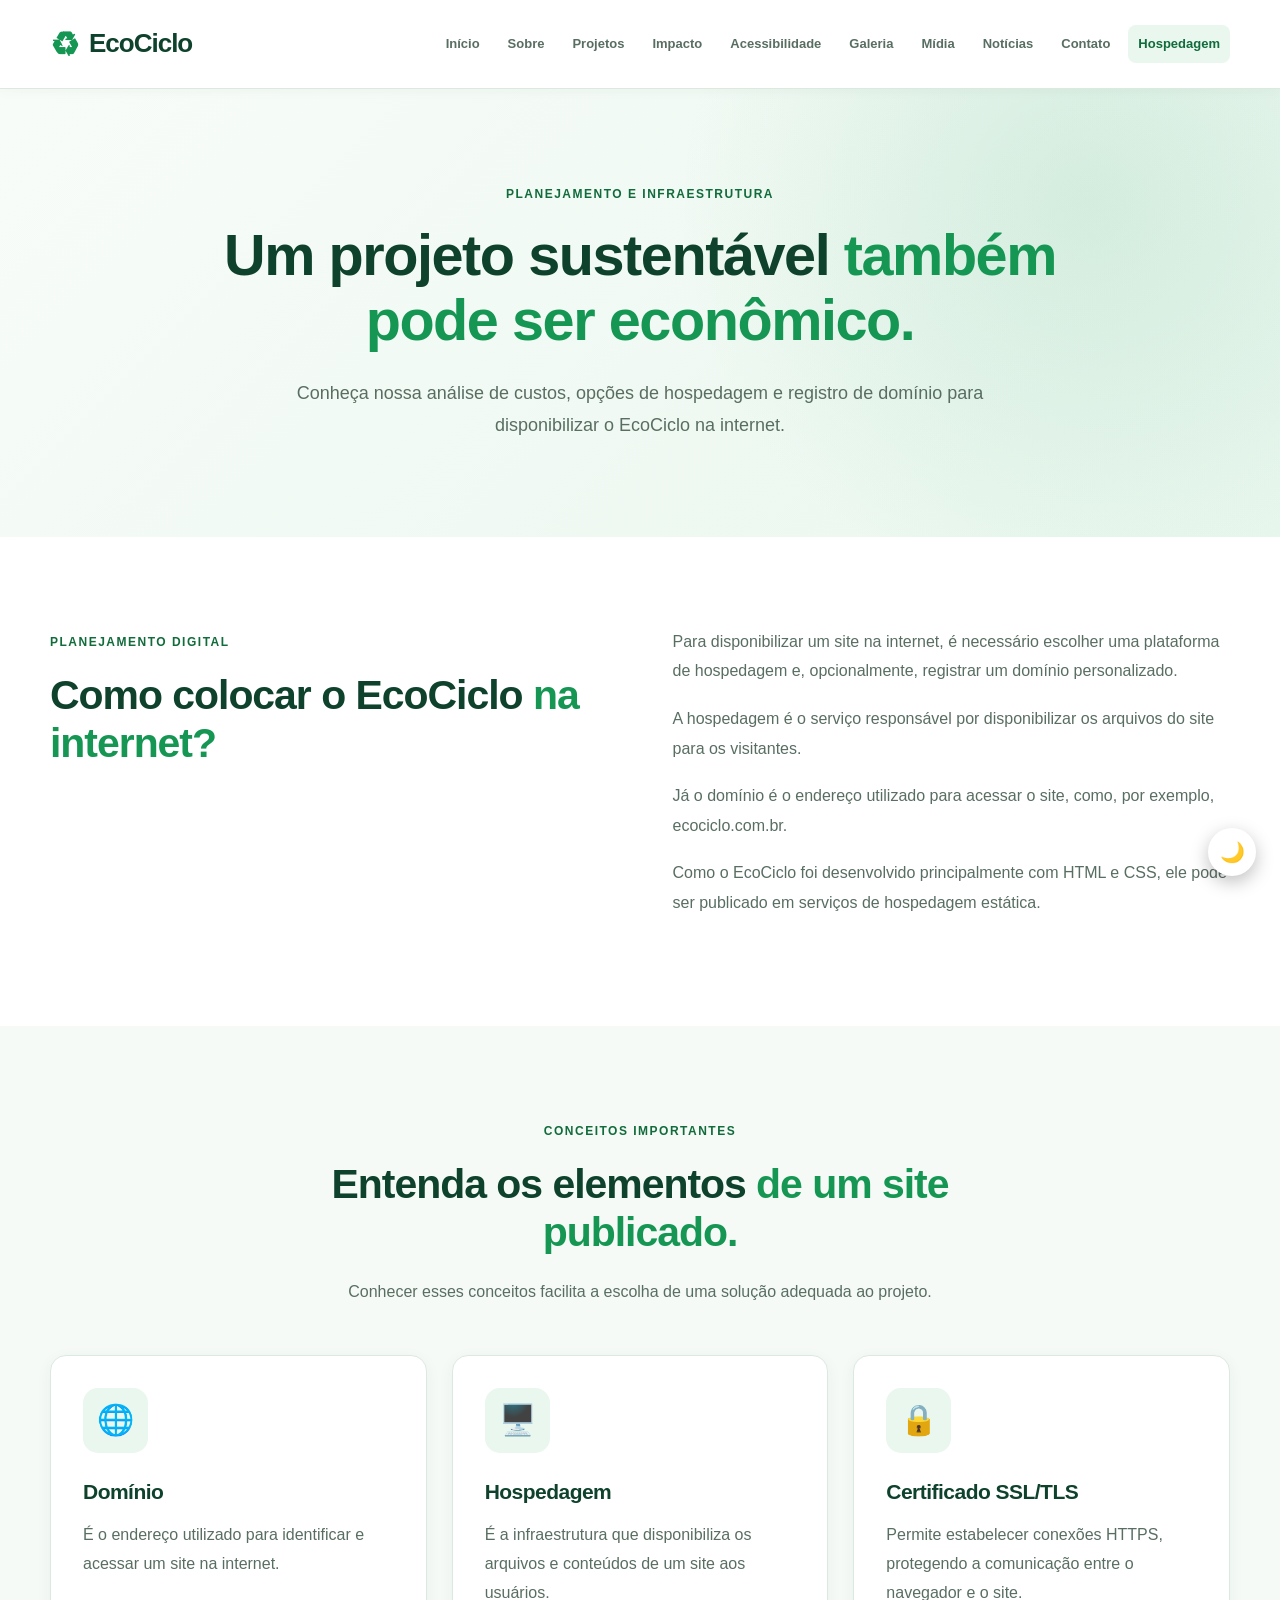
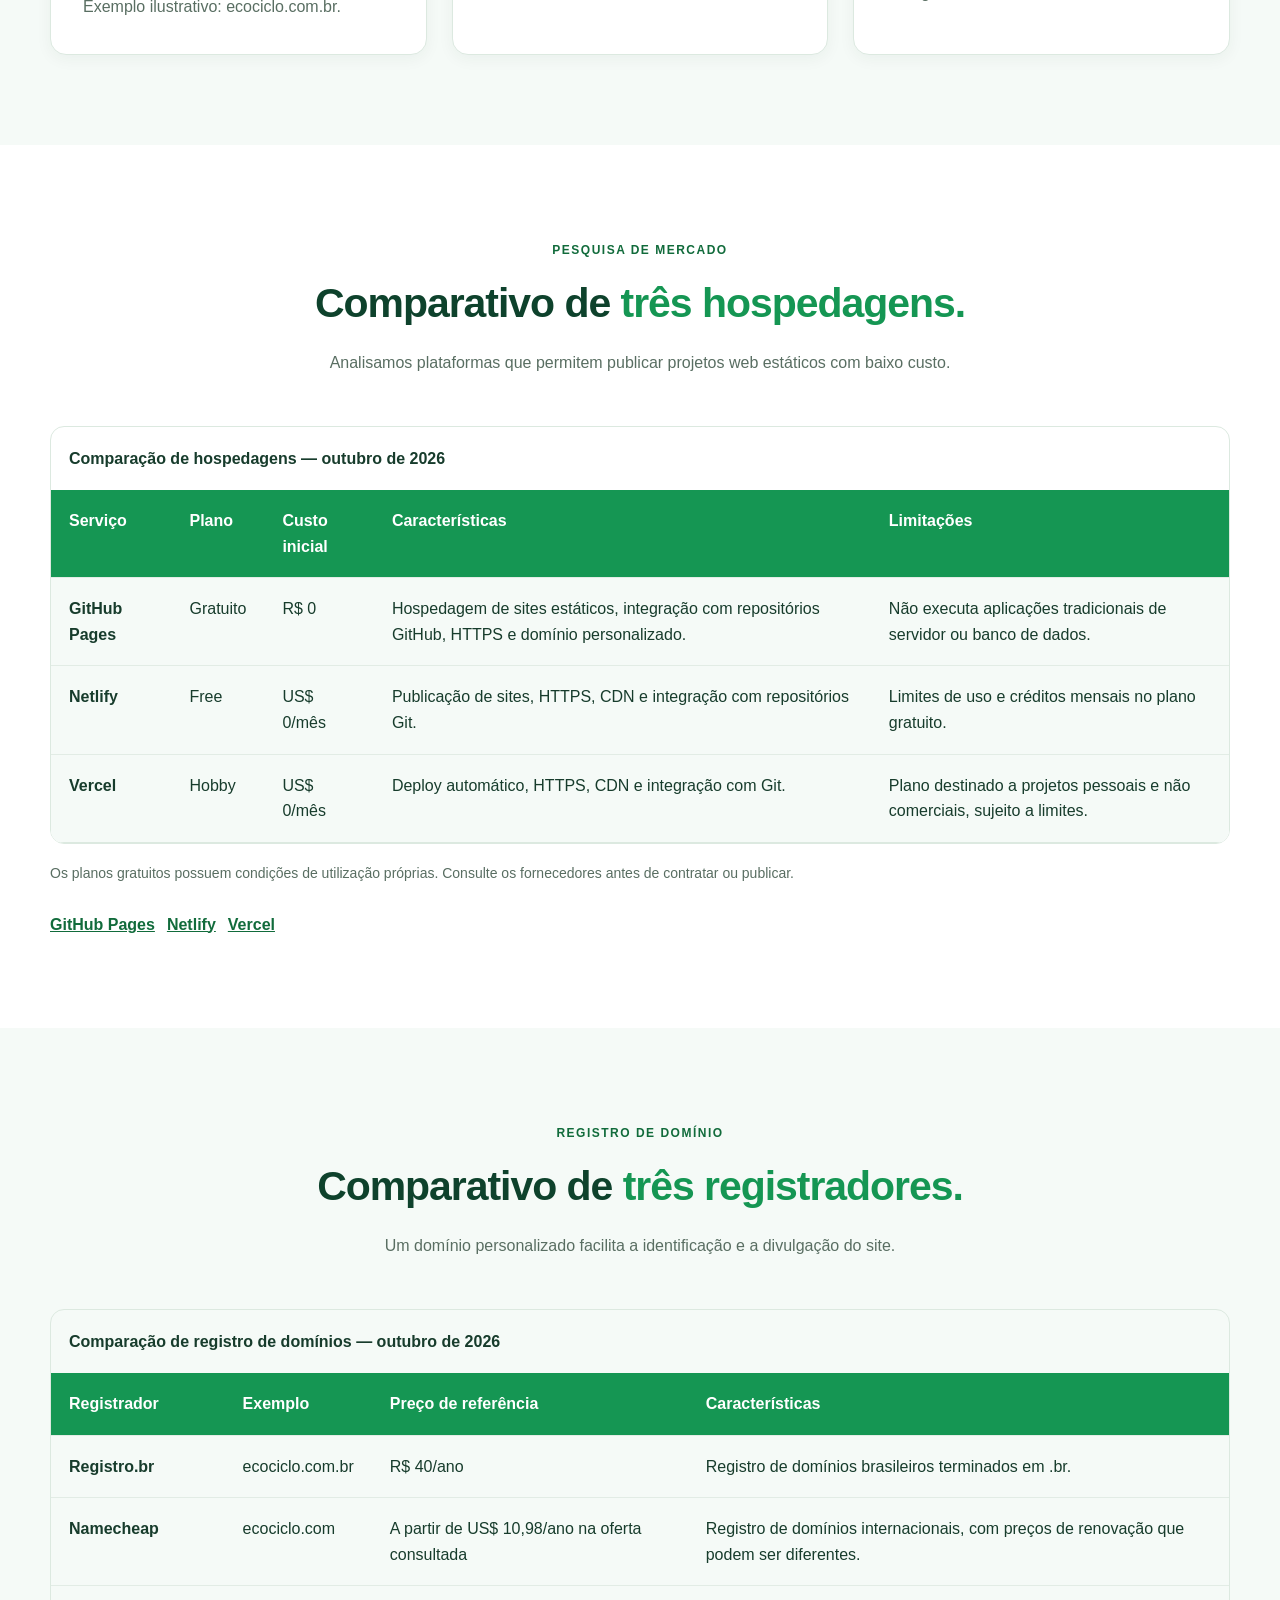
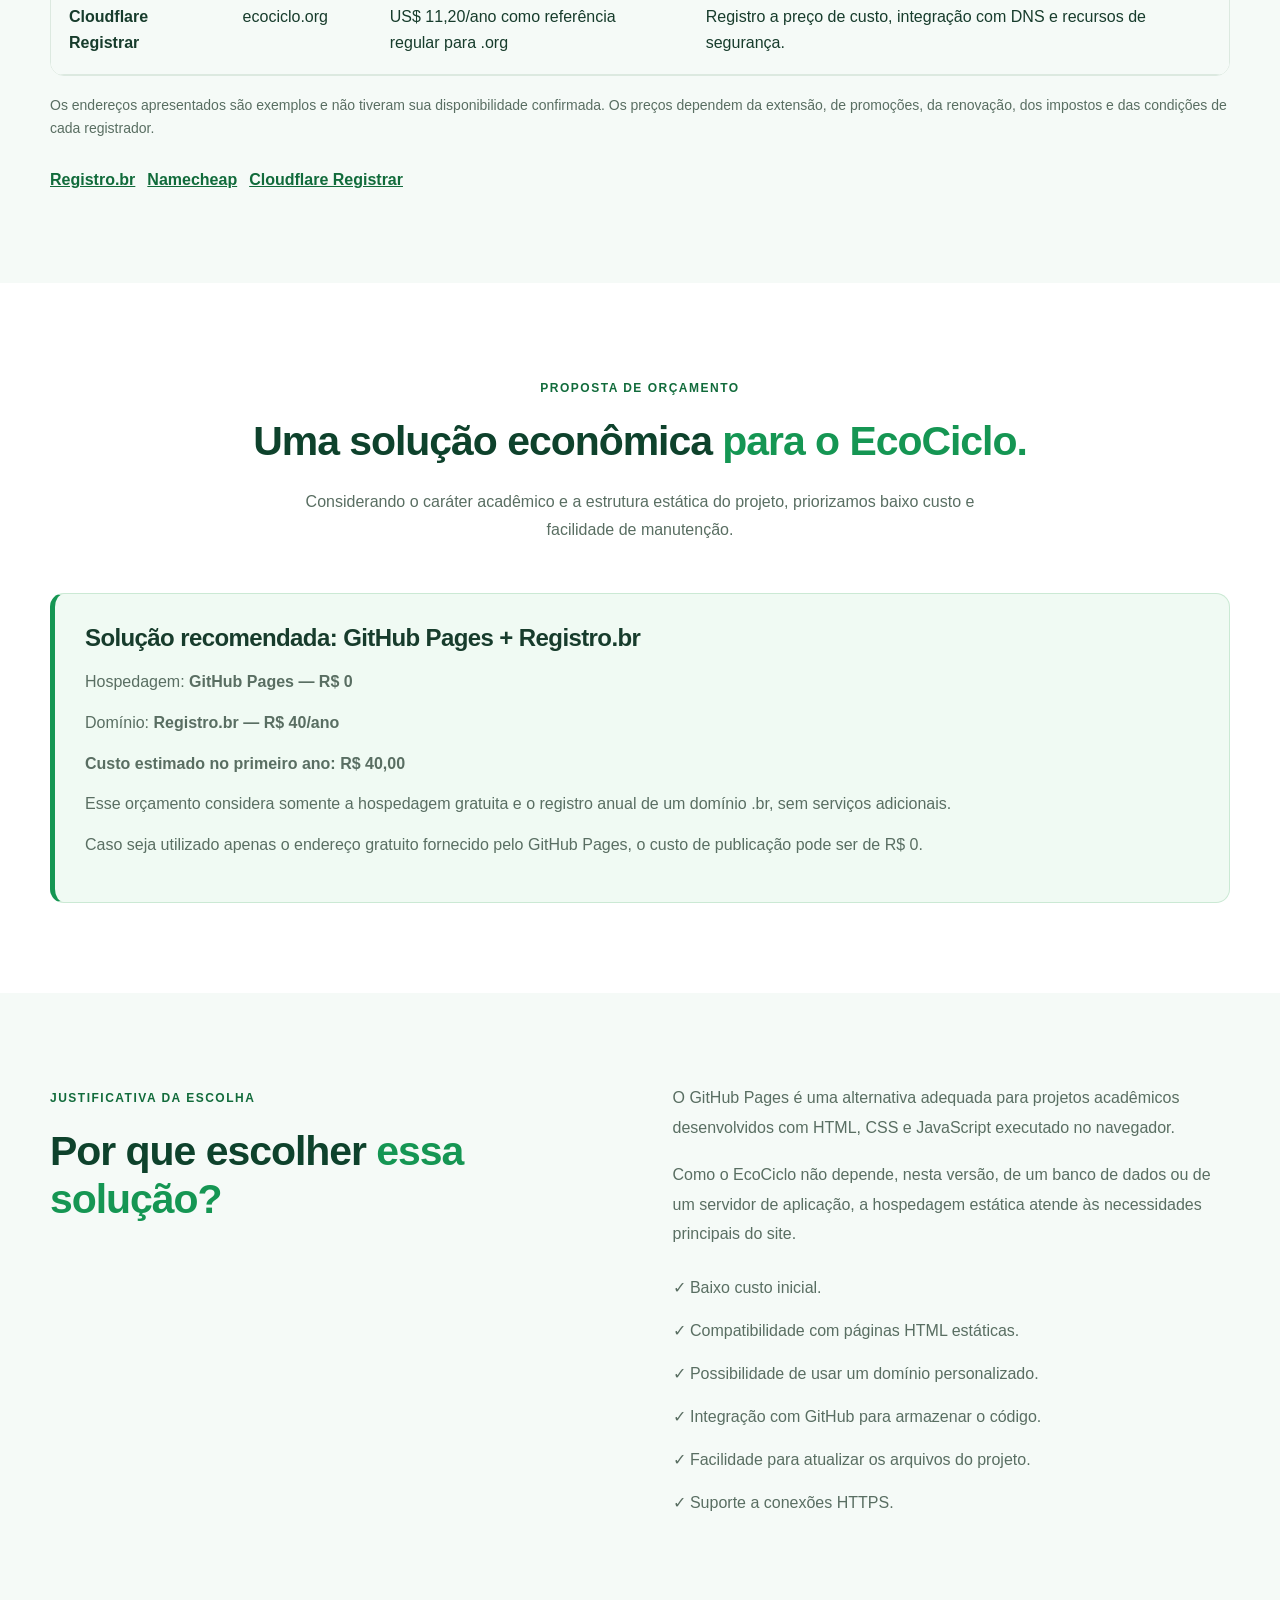
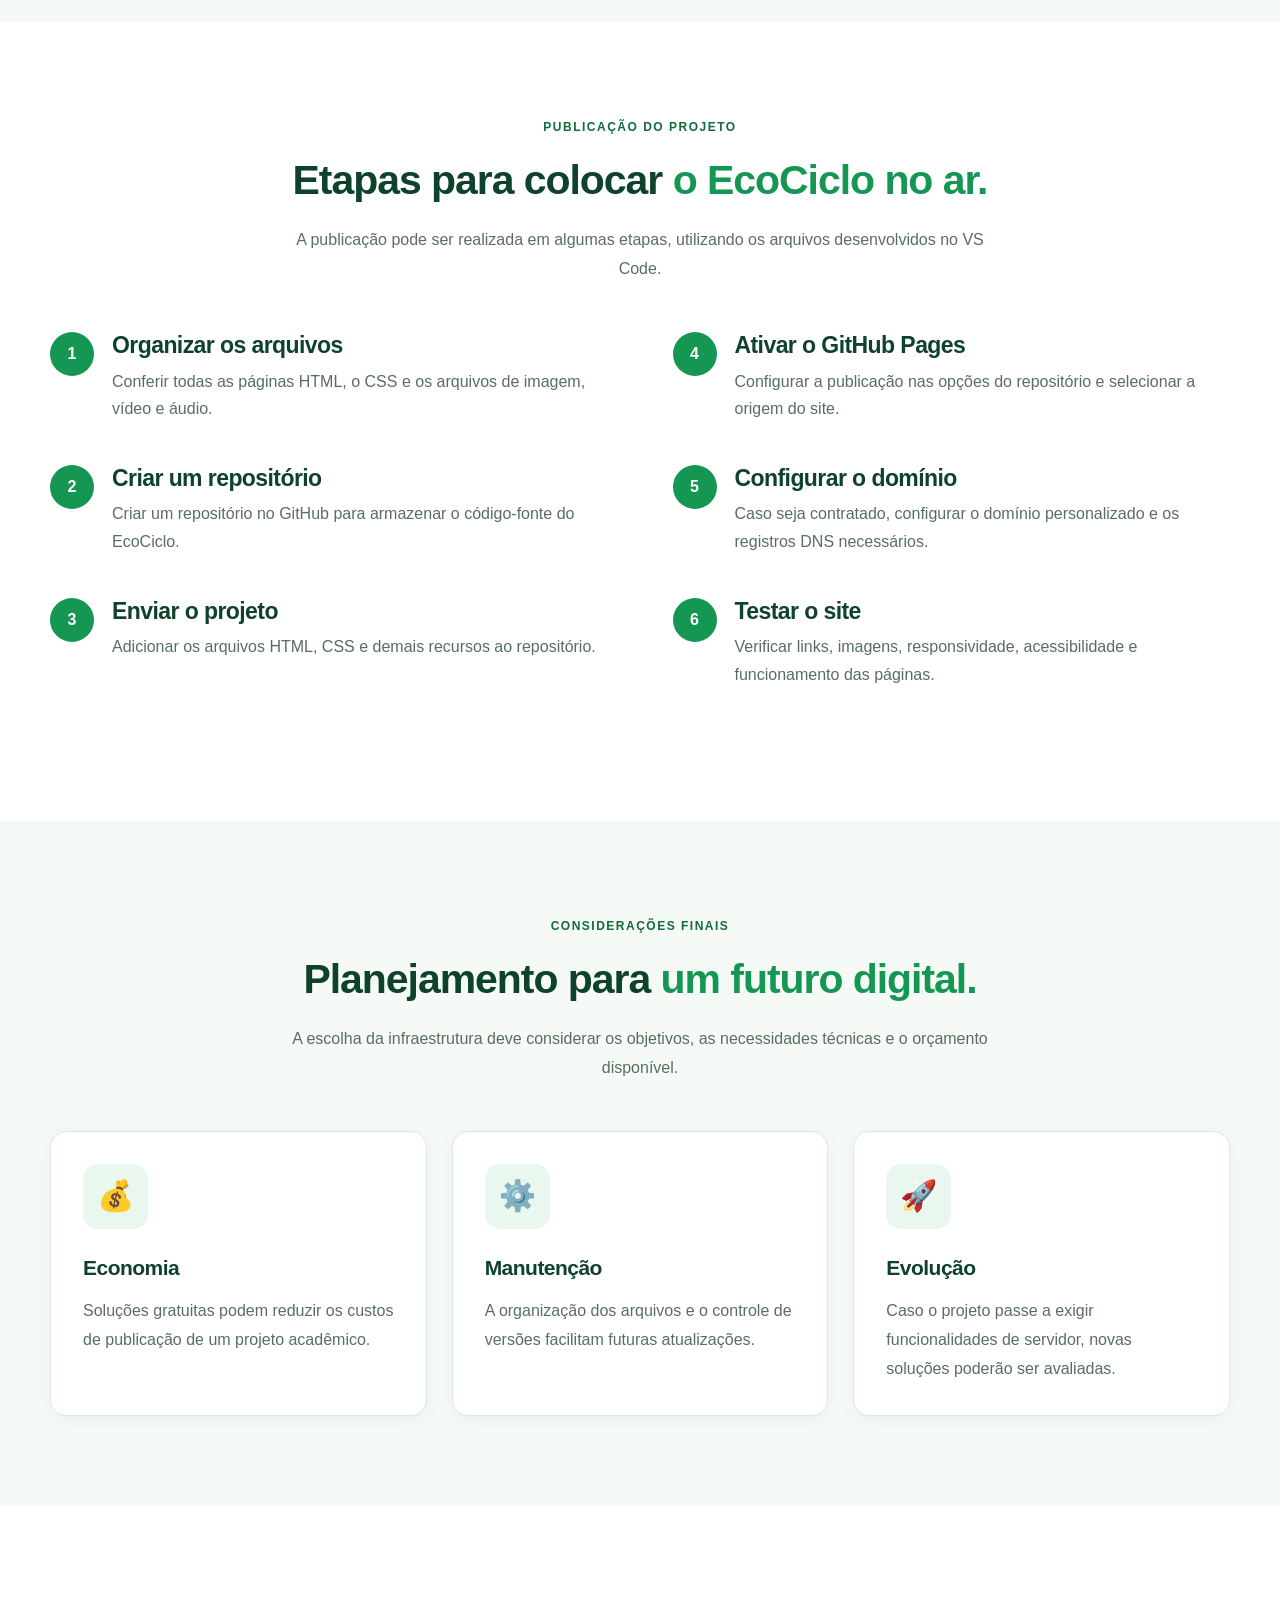
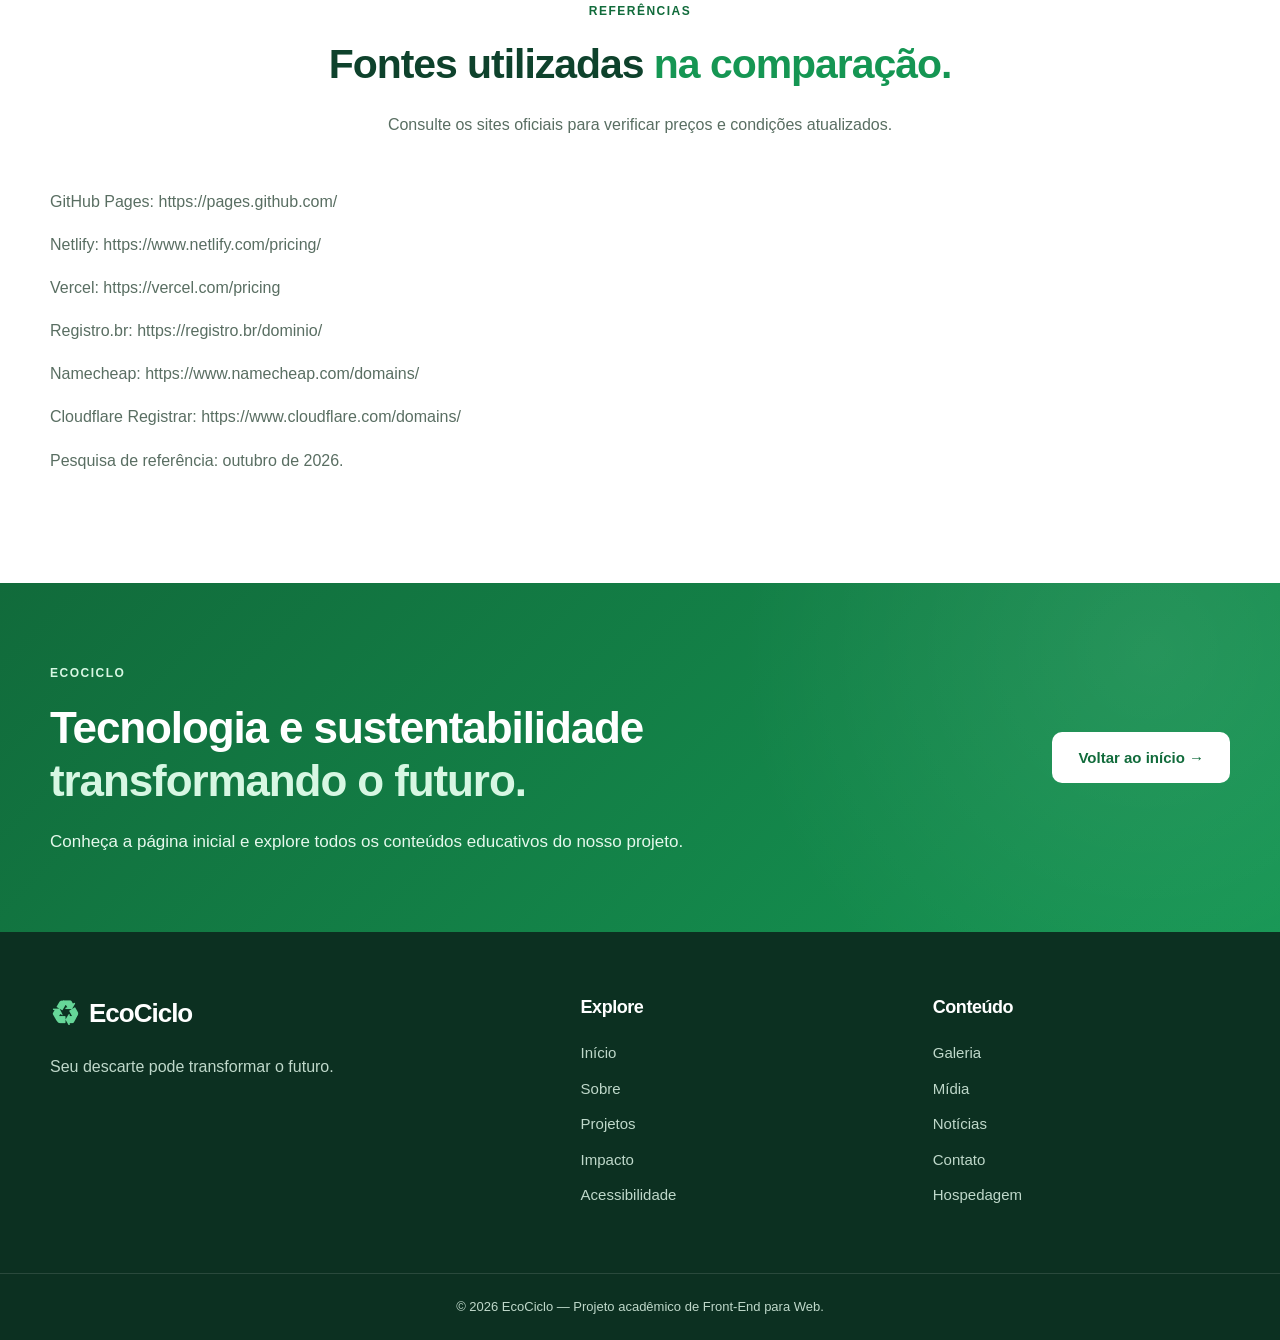
<file: projeto-ecociclo-main/projeto-ecociclo-main/Códigos/orcamento_hospedagem.html>
<!DOCTYPE html>
<html lang="pt-BR">
<head>
    <meta charset="UTF-8">
    <meta name="viewport" content="width=device-width, initial-scale=1.0">

    <meta name="description" content="Conheça o orçamento do EcoCiclo, compare três serviços de hospedagem e três registradores de domínio e descubra uma solução econômica para publicar o projeto.">

    <title>Orçamento e Hospedagem | EcoCiclo</title>

    <link rel="stylesheet" href="css/style.css">

    <!-- ESTILOS ESPECÍFICOS DA PÁGINA -->
    <style>
        .budget-table-wrapper {
            width: 100%;
            overflow-x: auto;
            border-radius: 14px;
            border: 1px solid #dce9e0;
            margin-top: 30px;
        }

        .budget-table {
            width: 100%;
            min-width: 740px;
            border-collapse: collapse;
            background: #ffffff;
            text-align: left;
        }

        .budget-table caption {
            text-align: left;
            padding: 18px;
            font-weight: 600;
            color: #173c2c;
        }

        .budget-table thead {
            background: #159653;
            color: #ffffff;
        }

        .budget-table th,
        .budget-table td {
            padding: 18px;
            border-bottom: 1px solid #e2ece5;
            vertical-align: top;
            line-height: 1.6;
        }

        .budget-table tbody tr:nth-child(even) {
            background: #f5faf7;
        }

        .budget-table tbody tr:last-child th,
        .budget-table tbody tr:last-child td {
            border-bottom: none;
        }

        .budget-note {
            margin-top: 18px;
            font-size: 14px;
            color: #596e62;
            line-height: 1.7;
        }

        .budget-highlight {
            background: #f0faf3;
            border: 1px solid #cbe9d4;
            border-left: 5px solid #159653;
            border-radius: 14px;
            padding: 30px;
            margin-top: 30px;
        }

        .budget-highlight h3 {
            margin-bottom: 15px;
            color: #173c2c;
        }

        .budget-highlight p {
            margin-bottom: 12px;
            line-height: 1.8;
        }

        .budget-links {
            display: flex;
            flex-wrap: wrap;
            gap: 12px;
            margin-top: 25px;
        }

        .budget-links a {
            color: #116b3b;
            font-weight: 600;
            text-decoration: underline;
            overflow-wrap: anywhere;
        }

        .budget-links a:focus-visible {
            outline: 3px solid #159653;
            outline-offset: 4px;
        }

        .budget-step {
            display: flex;
            gap: 18px;
            align-items: flex-start;
            margin-bottom: 25px;
        }

        .budget-step-number {
            flex-shrink: 0;
            width: 44px;
            height: 44px;
            border-radius: 50%;
            background: #159653;
            color: #ffffff;
            display: flex;
            align-items: center;
            justify-content: center;
            font-weight: bold;
        }

        .budget-step h3 {
            margin-bottom: 8px;
        }

        .budget-step p {
            line-height: 1.7;
        }

        @media (max-width: 600px) {
            .budget-highlight {
                padding: 22px;
            }

            .budget-table th,
            .budget-table td {
                padding: 14px;
            }
        }
    </style>
</head>

<body>

    <!-- CABEÇALHO -->
    <header class="header">
        <div class="container header-content">

            <a href="index.html" class="logo">
                <span class="logo-icon" aria-hidden="true">♻</span>
                <span>EcoCiclo</span>
            </a>

            <nav class="nav" aria-label="Navegação principal">
                <a href="index.html">Início</a>
                <a href="sobre.html">Sobre</a>
                <a href="projetos.html">Projetos</a>
                <a href="impacto.html">Impacto</a>
                <a href="acessibilidade.html">Acessibilidade</a>
                <a href="galeria.html">Galeria</a>
                <a href="midia.html">Mídia</a>
                <a href="noticias.html">Notícias</a>
                <a href="contato.html">Contato</a>
                <a href="orcamento_hospedagem.html"
                   class="active"
                   aria-current="page">
                    Hospedagem
                </a>
            </nav>

        </div>
    </header>


    <main>

        <!-- HERO -->
        <section class="page-hero">
            <div class="container">

                <span class="tag">
                    PLANEJAMENTO E INFRAESTRUTURA
                </span>

                <h1>
                    Um projeto sustentável
                    <span>também pode ser econômico.</span>
                </h1>

                <p>
                    Conheça nossa análise de custos,
                    opções de hospedagem e registro
                    de domínio para disponibilizar
                    o EcoCiclo na internet.
                </p>

            </div>
        </section>


        <!-- INTRODUÇÃO -->
        <section class="section">
            <div class="container two-columns">

                <div>
                    <span class="tag">PLANEJAMENTO DIGITAL</span>

                    <h2>
                        Como colocar o EcoCiclo
                        <span>na internet?</span>
                    </h2>
                </div>

                <div class="content-text">

                    <p>
                        Para disponibilizar um site
                        na internet, é necessário
                        escolher uma plataforma de
                        hospedagem e, opcionalmente,
                        registrar um domínio personalizado.
                    </p>

                    <p>
                        A hospedagem é o serviço
                        responsável por disponibilizar
                        os arquivos do site para
                        os visitantes.
                    </p>

                    <p>
                        Já o domínio é o endereço
                        utilizado para acessar
                        o site, como, por exemplo,
                        ecociclo.com.br.
                    </p>

                    <p>
                        Como o EcoCiclo foi desenvolvido
                        principalmente com HTML e CSS,
                        ele pode ser publicado em
                        serviços de hospedagem estática.
                    </p>

                </div>

            </div>
        </section>


        <!-- CONCEITOS -->
        <section class="section section-light">
            <div class="container">

                <div class="section-title">

                    <span class="tag">CONCEITOS IMPORTANTES</span>

                    <h2>
                        Entenda os elementos
                        <span>de um site publicado.</span>
                    </h2>

                    <p>
                        Conhecer esses conceitos
                        facilita a escolha de uma
                        solução adequada ao projeto.
                    </p>

                </div>


                <div class="cards">

                    <article class="card">

                        <div class="card-icon">🌐</div>

                        <h3>Domínio</h3>

                        <p>
                            É o endereço utilizado
                            para identificar e acessar
                            um site na internet.
                        </p>

                        <p>
                            Exemplo ilustrativo:
                            ecociclo.com.br.
                        </p>

                    </article>


                    <article class="card">

                        <div class="card-icon">🖥️</div>

                        <h3>Hospedagem</h3>

                        <p>
                            É a infraestrutura que
                            disponibiliza os arquivos
                            e conteúdos de um site
                            aos usuários.
                        </p>

                    </article>


                    <article class="card">

                        <div class="card-icon">🔒</div>

                        <h3>Certificado SSL/TLS</h3>

                        <p>
                            Permite estabelecer conexões
                            HTTPS, protegendo a comunicação
                            entre o navegador e o site.
                        </p>

                    </article>

                </div>

            </div>
        </section>


        <!-- COMPARAÇÃO DE HOSPEDAGEM -->
        <section class="section">
            <div class="container">

                <div class="section-title">

                    <span class="tag">PESQUISA DE MERCADO</span>

                    <h2>
                        Comparativo de
                        <span>três hospedagens.</span>
                    </h2>

                    <p>
                        Analisamos plataformas que
                        permitem publicar projetos
                        web estáticos com baixo custo.
                    </p>

                </div>


                <div class="budget-table-wrapper">

                    <table class="budget-table">

                        <caption>
                            Comparação de hospedagens
                            — outubro de 2026
                        </caption>

                        <thead>
                            <tr>
                                <th scope="col">Serviço</th>
                                <th scope="col">Plano</th>
                                <th scope="col">Custo inicial</th>
                                <th scope="col">Características</th>
                                <th scope="col">Limitações</th>
                            </tr>
                        </thead>

                        <tbody>

                            <tr>
                                <th scope="row">
                                    GitHub Pages
                                </th>

                                <td>
                                    Gratuito
                                </td>

                                <td>
                                    R$ 0
                                </td>

                                <td>
                                    Hospedagem de sites
                                    estáticos, integração
                                    com repositórios GitHub,
                                    HTTPS e domínio
                                    personalizado.
                                </td>

                                <td>
                                    Não executa aplicações
                                    tradicionais de servidor
                                    ou banco de dados.
                                </td>
                            </tr>


                            <tr>
                                <th scope="row">
                                    Netlify
                                </th>

                                <td>
                                    Free
                                </td>

                                <td>
                                    US$ 0/mês
                                </td>

                                <td>
                                    Publicação de sites,
                                    HTTPS, CDN e integração
                                    com repositórios Git.
                                </td>

                                <td>
                                    Limites de uso
                                    e créditos mensais
                                    no plano gratuito.
                                </td>
                            </tr>


                            <tr>
                                <th scope="row">
                                    Vercel
                                </th>

                                <td>
                                    Hobby
                                </td>

                                <td>
                                    US$ 0/mês
                                </td>

                                <td>
                                    Deploy automático,
                                    HTTPS, CDN e
                                    integração com Git.
                                </td>

                                <td>
                                    Plano destinado a
                                    projetos pessoais
                                    e não comerciais,
                                    sujeito a limites.
                                </td>
                            </tr>

                        </tbody>

                    </table>

                </div>

                <p class="budget-note">
                    Os planos gratuitos possuem
                    condições de utilização próprias.
                    Consulte os fornecedores antes
                    de contratar ou publicar.
                </p>


                <div class="budget-links">

                    <a
                        href="https://pages.github.com/"
                        target="_blank"
                        rel="noopener noreferrer">
                        GitHub Pages
                    </a>

                    <a
                        href="https://www.netlify.com/pricing/"
                        target="_blank"
                        rel="noopener noreferrer">
                        Netlify
                    </a>

                    <a
                        href="https://vercel.com/pricing"
                        target="_blank"
                        rel="noopener noreferrer">
                        Vercel
                    </a>

                </div>

            </div>
        </section>


        <!-- COMPARAÇÃO DE DOMÍNIOS -->
        <section class="section section-light">
            <div class="container">

                <div class="section-title">

                    <span class="tag">REGISTRO DE DOMÍNIO</span>

                    <h2>
                        Comparativo de
                        <span>três registradores.</span>
                    </h2>

                    <p>
                        Um domínio personalizado
                        facilita a identificação
                        e a divulgação do site.
                    </p>

                </div>


                <div class="budget-table-wrapper">

                    <table class="budget-table">

                        <caption>
                            Comparação de registro
                            de domínios — outubro de 2026
                        </caption>

                        <thead>
                            <tr>
                                <th scope="col">Registrador</th>
                                <th scope="col">Exemplo</th>
                                <th scope="col">Preço de referência</th>
                                <th scope="col">Características</th>
                            </tr>
                        </thead>

                        <tbody>

                            <tr>
                                <th scope="row">
                                    Registro.br
                                </th>

                                <td>
                                    ecociclo.com.br
                                </td>

                                <td>
                                    R$ 40/ano
                                </td>

                                <td>
                                    Registro de domínios
                                    brasileiros terminados
                                    em .br.
                                </td>
                            </tr>


                            <tr>
                                <th scope="row">
                                    Namecheap
                                </th>

                                <td>
                                    ecociclo.com
                                </td>

                                <td>
                                    A partir de
                                    US$ 10,98/ano
                                    na oferta consultada
                                </td>

                                <td>
                                    Registro de domínios
                                    internacionais,
                                    com preços de renovação
                                    que podem ser diferentes.
                                </td>
                            </tr>


                            <tr>
                                <th scope="row">
                                    Cloudflare Registrar
                                </th>

                                <td>
                                    ecociclo.org
                                </td>

                                <td>
                                    US$ 11,20/ano
                                    como referência
                                    regular para .org
                                </td>

                                <td>
                                    Registro a preço de custo,
                                    integração com DNS
                                    e recursos de segurança.
                                </td>
                            </tr>

                        </tbody>

                    </table>

                </div>

                <p class="budget-note">
                    Os endereços apresentados são
                    exemplos e não tiveram sua
                    disponibilidade confirmada.
                    Os preços dependem da extensão,
                    de promoções, da renovação,
                    dos impostos e das condições
                    de cada registrador.
                </p>


                <div class="budget-links">

                    <a
                        href="https://registro.br/dominio/"
                        target="_blank"
                        rel="noopener noreferrer">
                        Registro.br
                    </a>

                    <a
                        href="https://www.namecheap.com/domains/"
                        target="_blank"
                        rel="noopener noreferrer">
                        Namecheap
                    </a>

                    <a
                        href="https://www.cloudflare.com/domains/"
                        target="_blank"
                        rel="noopener noreferrer">
                        Cloudflare Registrar
                    </a>

                </div>

            </div>
        </section>


        <!-- ORÇAMENTO RECOMENDADO -->
        <section class="section">
            <div class="container">

                <div class="section-title">

                    <span class="tag">PROPOSTA DE ORÇAMENTO</span>

                    <h2>
                        Uma solução econômica
                        <span>para o EcoCiclo.</span>
                    </h2>

                    <p>
                        Considerando o caráter
                        acadêmico e a estrutura
                        estática do projeto,
                        priorizamos baixo custo
                        e facilidade de manutenção.
                    </p>

                </div>


                <div class="budget-highlight">

                    <h3>
                        Solução recomendada:
                        GitHub Pages + Registro.br
                    </h3>

                    <p>
                        Hospedagem:
                        <strong>GitHub Pages — R$ 0</strong>
                    </p>

                    <p>
                        Domínio:
                        <strong>Registro.br — R$ 40/ano</strong>
                    </p>

                    <p>
                        <strong>
                            Custo estimado no primeiro ano:
                            R$ 40,00
                        </strong>
                    </p>

                    <p>
                        Esse orçamento considera
                        somente a hospedagem gratuita
                        e o registro anual de um
                        domínio .br, sem serviços
                        adicionais.
                    </p>

                    <p>
                        Caso seja utilizado apenas
                        o endereço gratuito fornecido
                        pelo GitHub Pages, o custo
                        de publicação pode ser
                        de R$ 0.
                    </p>

                </div>

            </div>
        </section>


        <!-- JUSTIFICATIVA -->
        <section class="section section-light">
            <div class="container two-columns">

                <div>

                    <span class="tag">
                        JUSTIFICATIVA DA ESCOLHA
                    </span>

                    <h2>
                        Por que escolher
                        <span>essa solução?</span>
                    </h2>

                </div>


                <div class="content-text">

                    <p>
                        O GitHub Pages é uma alternativa
                        adequada para projetos acadêmicos
                        desenvolvidos com HTML, CSS
                        e JavaScript executado
                        no navegador.
                    </p>

                    <p>
                        Como o EcoCiclo não depende,
                        nesta versão, de um banco
                        de dados ou de um servidor
                        de aplicação, a hospedagem
                        estática atende às necessidades
                        principais do site.
                    </p>

                    <ul class="check-list">

                        <li>
                            ✓ Baixo custo inicial.
                        </li>

                        <li>
                            ✓ Compatibilidade com
                            páginas HTML estáticas.
                        </li>

                        <li>
                            ✓ Possibilidade de usar
                            um domínio personalizado.
                        </li>

                        <li>
                            ✓ Integração com GitHub
                            para armazenar o código.
                        </li>

                        <li>
                            ✓ Facilidade para atualizar
                            os arquivos do projeto.
                        </li>

                        <li>
                            ✓ Suporte a conexões HTTPS.
                        </li>

                    </ul>

                </div>

            </div>
        </section>


        <!-- PASSO A PASSO -->
        <section class="section">
            <div class="container">

                <div class="section-title">

                    <span class="tag">PUBLICAÇÃO DO PROJETO</span>

                    <h2>
                        Etapas para colocar
                        <span>o EcoCiclo no ar.</span>
                    </h2>

                    <p>
                        A publicação pode ser
                        realizada em algumas etapas,
                        utilizando os arquivos
                        desenvolvidos no VS Code.
                    </p>

                </div>


                <div class="two-columns">

                    <div class="content-text">

                        <div class="budget-step">

                            <span class="budget-step-number">
                                1
                            </span>

                            <div>
                                <h3>Organizar os arquivos</h3>

                                <p>
                                    Conferir todas as páginas
                                    HTML, o CSS e os arquivos
                                    de imagem, vídeo e áudio.
                                </p>
                            </div>

                        </div>


                        <div class="budget-step">

                            <span class="budget-step-number">
                                2
                            </span>

                            <div>
                                <h3>Criar um repositório</h3>

                                <p>
                                    Criar um repositório
                                    no GitHub para armazenar
                                    o código-fonte do EcoCiclo.
                                </p>
                            </div>

                        </div>


                        <div class="budget-step">

                            <span class="budget-step-number">
                                3
                            </span>

                            <div>
                                <h3>Enviar o projeto</h3>

                                <p>
                                    Adicionar os arquivos
                                    HTML, CSS e demais
                                    recursos ao repositório.
                                </p>
                            </div>

                        </div>

                    </div>


                    <div class="content-text">

                        <div class="budget-step">

                            <span class="budget-step-number">
                                4
                            </span>

                            <div>
                                <h3>Ativar o GitHub Pages</h3>

                                <p>
                                    Configurar a publicação
                                    nas opções do repositório
                                    e selecionar a origem
                                    do site.
                                </p>
                            </div>

                        </div>


                        <div class="budget-step">

                            <span class="budget-step-number">
                                5
                            </span>

                            <div>
                                <h3>Configurar o domínio</h3>

                                <p>
                                    Caso seja contratado,
                                    configurar o domínio
                                    personalizado e os
                                    registros DNS necessários.
                                </p>
                            </div>

                        </div>


                        <div class="budget-step">

                            <span class="budget-step-number">
                                6
                            </span>

                            <div>
                                <h3>Testar o site</h3>

                                <p>
                                    Verificar links, imagens,
                                    responsividade, acessibilidade
                                    e funcionamento das páginas.
                                </p>
                            </div>

                        </div>

                    </div>

                </div>

            </div>
        </section>


        <!-- CONSIDERAÇÕES -->
        <section class="section section-light">
            <div class="container">

                <div class="section-title">

                    <span class="tag">CONSIDERAÇÕES FINAIS</span>

                    <h2>
                        Planejamento para
                        <span>um futuro digital.</span>
                    </h2>

                    <p>
                        A escolha da infraestrutura
                        deve considerar os objetivos,
                        as necessidades técnicas
                        e o orçamento disponível.
                    </p>

                </div>


                <div class="cards">

                    <article class="card">

                        <div class="card-icon">💰</div>

                        <h3>Economia</h3>

                        <p>
                            Soluções gratuitas podem
                            reduzir os custos de
                            publicação de um
                            projeto acadêmico.
                        </p>

                    </article>


                    <article class="card">

                        <div class="card-icon">⚙️</div>

                        <h3>Manutenção</h3>

                        <p>
                            A organização dos arquivos
                            e o controle de versões
                            facilitam futuras
                            atualizações.
                        </p>

                    </article>


                    <article class="card">

                        <div class="card-icon">🚀</div>

                        <h3>Evolução</h3>

                        <p>
                            Caso o projeto passe
                            a exigir funcionalidades
                            de servidor, novas soluções
                            poderão ser avaliadas.
                        </p>

                    </article>

                </div>

            </div>
        </section>


        <!-- FONTES CONSULTADAS -->
        <section class="section">
            <div class="container">

                <div class="section-title">

                    <span class="tag">REFERÊNCIAS</span>

                    <h2>
                        Fontes utilizadas
                        <span>na comparação.</span>
                    </h2>

                    <p>
                        Consulte os sites oficiais
                        para verificar preços
                        e condições atualizados.
                    </p>

                </div>


                <div class="content-text">

                    <ul class="check-list">

                        <li>
                            GitHub Pages:
                            https://pages.github.com/
                        </li>

                        <li>
                            Netlify:
                            https://www.netlify.com/pricing/
                        </li>

                        <li>
                            Vercel:
                            https://vercel.com/pricing
                        </li>

                        <li>
                            Registro.br:
                            https://registro.br/dominio/
                        </li>

                        <li>
                            Namecheap:
                            https://www.namecheap.com/domains/
                        </li>

                        <li>
                            Cloudflare Registrar:
                            https://www.cloudflare.com/domains/
                        </li>

                    </ul>

                    <p>
                        Pesquisa de referência:
                        outubro de 2026.
                    </p>

                </div>

            </div>
        </section>


        <!-- CHAMADA FINAL -->
        <section class="cta">

            <div class="container cta-content">

                <div>

                    <span class="tag">ECOCICLO</span>

                    <h2>
                        Tecnologia e sustentabilidade
                        <span>transformando o futuro.</span>
                    </h2>

                    <p>
                        Conheça a página inicial
                        e explore todos os conteúdos
                        educativos do nosso projeto.
                    </p>

                </div>

                <a href="index.html" class="btn btn-white">
                    Voltar ao início →
                </a>

            </div>

        </section>

    </main>


    <!-- RODAPÉ -->
    <footer class="footer">

        <div class="container footer-content">

            <div class="footer-brand">

                <a href="index.html" class="logo">
                    <span class="logo-icon" aria-hidden="true">♻</span>
                    <span>EcoCiclo</span>
                </a>

                <p>
                    Seu descarte pode transformar o futuro.
                </p>

            </div>


            <div class="footer-links">

                <h3>Explore</h3>

                <a href="index.html">Início</a>
                <a href="sobre.html">Sobre</a>
                <a href="projetos.html">Projetos</a>
                <a href="impacto.html">Impacto</a>
                <a href="acessibilidade.html">Acessibilidade</a>

            </div>


            <div class="footer-links">

                <h3>Conteúdo</h3>

                <a href="galeria.html">Galeria</a>
                <a href="midia.html">Mídia</a>
                <a href="noticias.html">Notícias</a>
                <a href="contato.html">Contato</a>
                <a href="orcamento_hospedagem.html">
                    Hospedagem
                </a>

            </div>

        </div>


        <div class="footer-bottom">
            <p>
                © 2026 EcoCiclo — Projeto acadêmico de Front-End para Web.
            </p>
        </div>

    </footer>

<script src="script.js"></script></body>
</html>
</file>
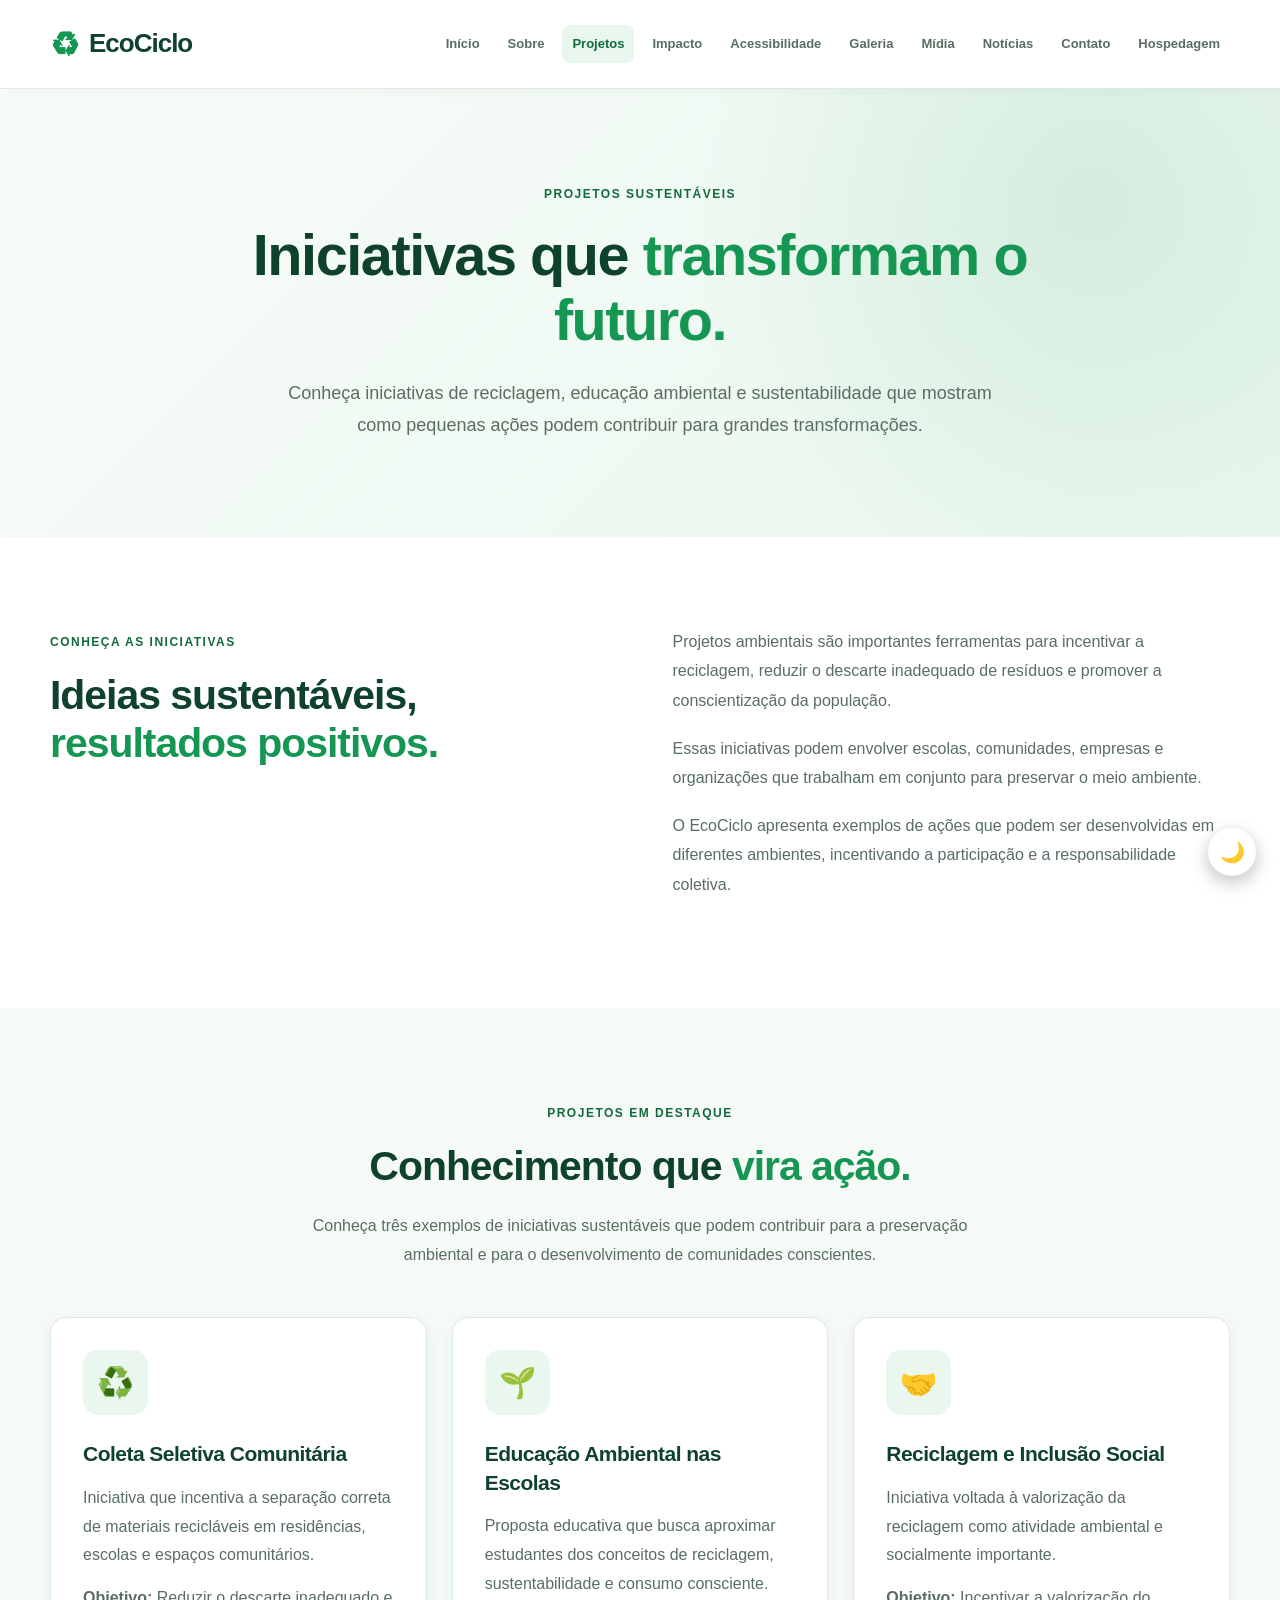
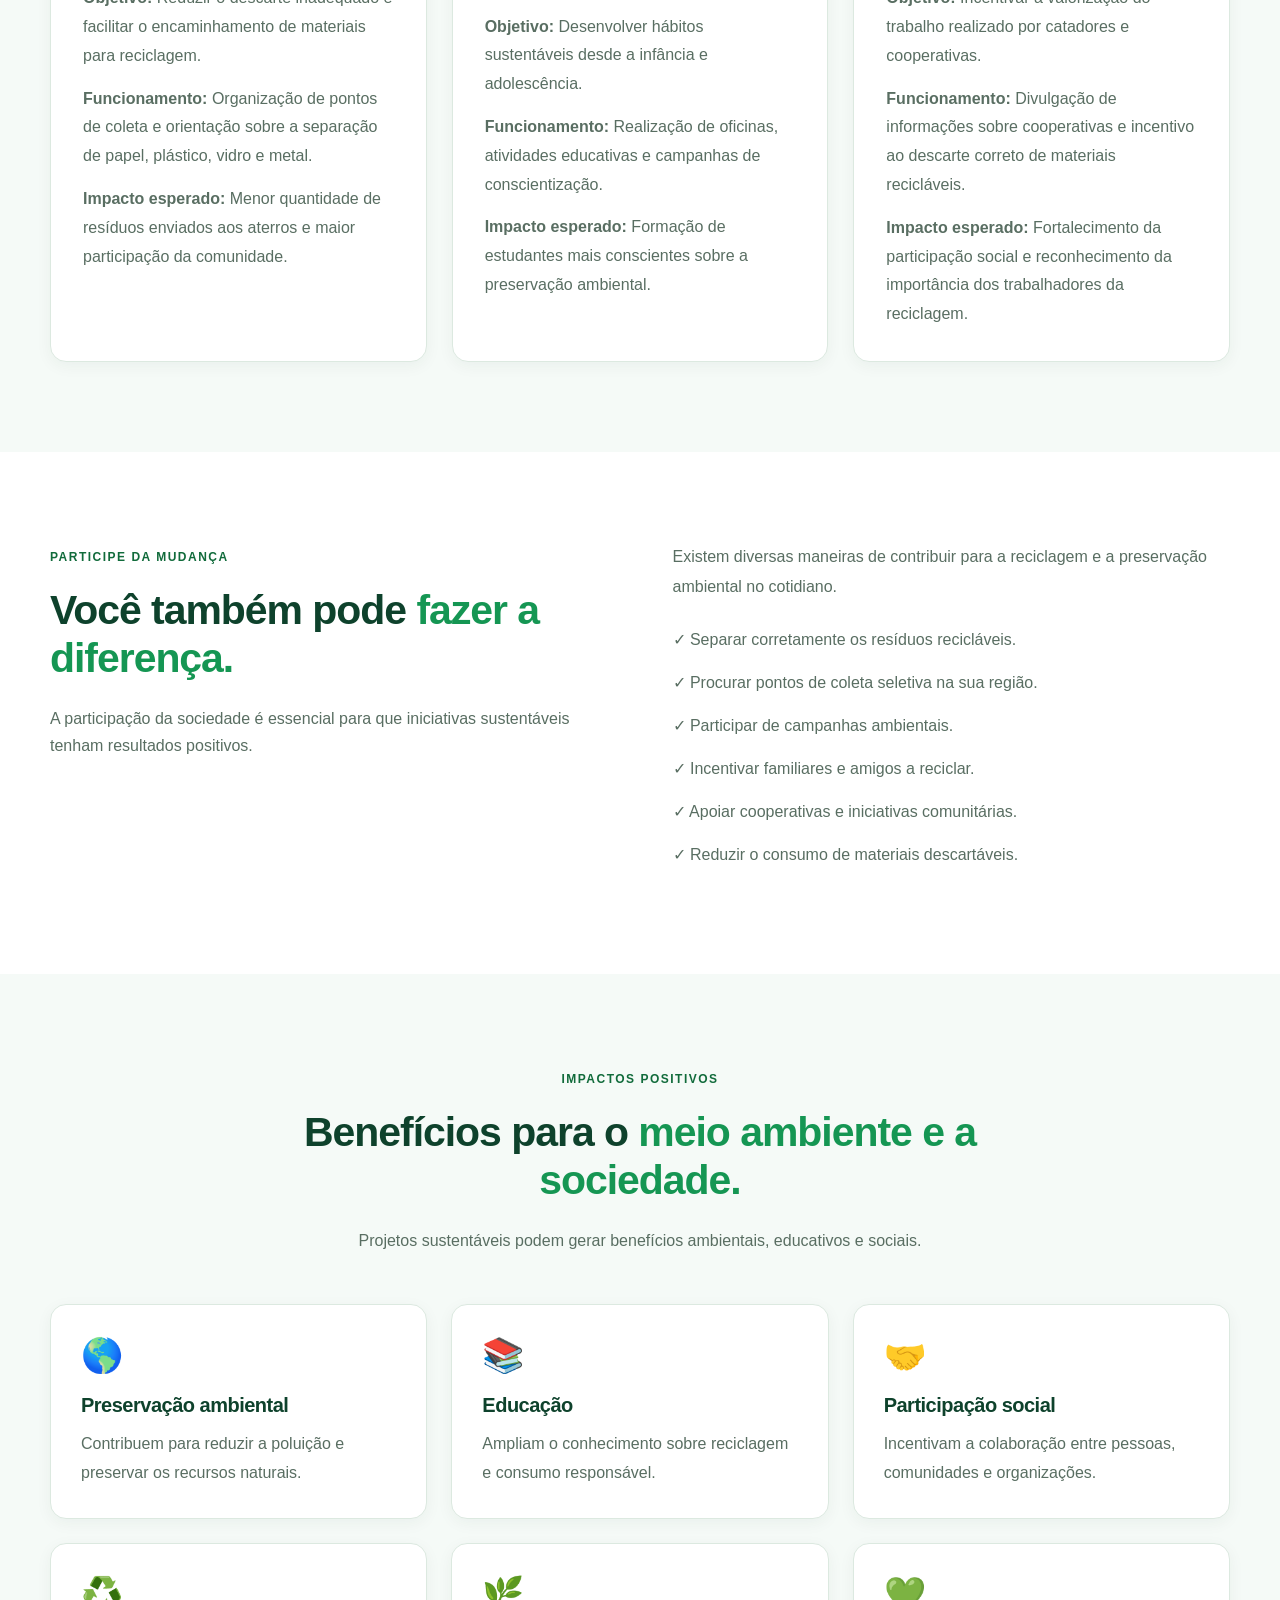
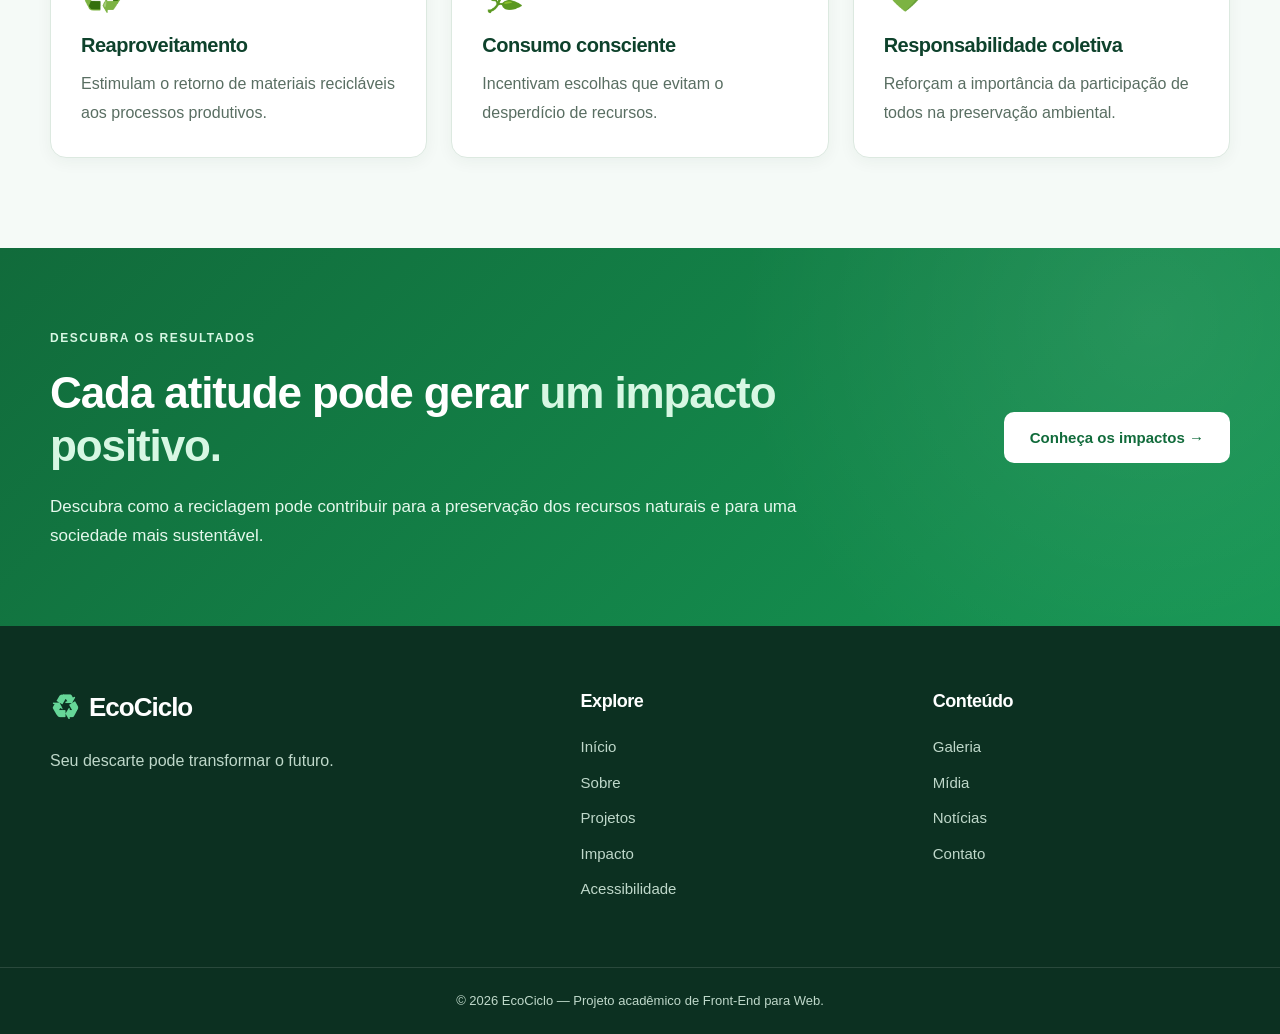
<file: projeto-ecociclo-main/projeto-ecociclo-main/Códigos/projetos.html>
<!DOCTYPE html>
<html lang="pt-BR">
<head>
    <meta charset="UTF-8">
    <meta name="viewport" content="width=device-width, initial-scale=1.0">
    <meta name="description" content="Conheça projetos e iniciativas de reciclagem e sustentabilidade apresentados pelo EcoCiclo.">
    <title>Projetos | EcoCiclo</title>

    <link rel="stylesheet" href="css/style.css">
</head>

<body>

    <!-- CABEÇALHO -->
    <header class="header">
        <div class="container header-content">

            <a href="index.html" class="logo">
                <span class="logo-icon">♻</span>
                <span>EcoCiclo</span>
            </a>

            <nav class="nav" aria-label="Navegação principal">
                <a href="index.html">Início</a>
                <a href="sobre.html">Sobre</a>
                <a href="projetos.html" class="active" aria-current="page">Projetos</a>
                <a href="impacto.html">Impacto</a>
                <a href="acessibilidade.html">Acessibilidade</a>
                <a href="galeria.html">Galeria</a>
                <a href="midia.html">Mídia</a>
                <a href="noticias.html">Notícias</a>
                <a href="contato.html">Contato</a>
                <a href="orcamento_hospedagem.html">Hospedagem</a>
            </nav>

        </div>
    </header>


    <main>

        <!-- HERO DA PÁGINA -->
        <section class="page-hero">
            <div class="container">

                <span class="tag">PROJETOS SUSTENTÁVEIS</span>

                <h1>
                    Iniciativas que
                    <span>transformam o futuro.</span>
                </h1>

                <p>
                    Conheça iniciativas de reciclagem, educação ambiental
                    e sustentabilidade que mostram como pequenas ações
                    podem contribuir para grandes transformações.
                </p>

            </div>
        </section>


        <!-- APRESENTAÇÃO DOS PROJETOS -->
        <section class="section">
            <div class="container two-columns">

                <div>
                    <span class="tag">CONHEÇA AS INICIATIVAS</span>

                    <h2>
                        Ideias sustentáveis,
                        <span>resultados positivos.</span>
                    </h2>
                </div>

                <div class="content-text">

                    <p>
                        Projetos ambientais são importantes ferramentas
                        para incentivar a reciclagem, reduzir o descarte
                        inadequado de resíduos e promover a conscientização
                        da população.
                    </p>

                    <p>
                        Essas iniciativas podem envolver escolas,
                        comunidades, empresas e organizações que
                        trabalham em conjunto para preservar
                        o meio ambiente.
                    </p>

                    <p>
                        O EcoCiclo apresenta exemplos de ações que podem
                        ser desenvolvidas em diferentes ambientes,
                        incentivando a participação e a responsabilidade
                        coletiva.
                    </p>

                </div>

            </div>
        </section>


        <!-- PROJETOS EM DESTAQUE -->
        <section class="section section-light">
            <div class="container">

                <div class="section-title">
                    <span class="tag">PROJETOS EM DESTAQUE</span>

                    <h2>
                        Conhecimento que
                        <span>vira ação.</span>
                    </h2>

                    <p>
                        Conheça três exemplos de iniciativas sustentáveis
                        que podem contribuir para a preservação ambiental
                        e para o desenvolvimento de comunidades conscientes.
                    </p>
                </div>


                <div class="cards">

                    <!-- PROJETO 1 -->
                    <article class="card">

                        <div class="card-icon">♻️</div>

                        <h3>Coleta Seletiva Comunitária</h3>

                        <p>
                            Iniciativa que incentiva a separação correta
                            de materiais recicláveis em residências,
                            escolas e espaços comunitários.
                        </p>

                        <p>
                            <strong>Objetivo:</strong>
                            Reduzir o descarte inadequado e facilitar
                            o encaminhamento de materiais para reciclagem.
                        </p>

                        <p>
                            <strong>Funcionamento:</strong>
                            Organização de pontos de coleta e orientação
                            sobre a separação de papel, plástico,
                            vidro e metal.
                        </p>

                        <p>
                            <strong>Impacto esperado:</strong>
                            Menor quantidade de resíduos enviados
                            aos aterros e maior participação da comunidade.
                        </p>

                    </article>


                    <!-- PROJETO 2 -->
                    <article class="card">

                        <div class="card-icon">🌱</div>

                        <h3>Educação Ambiental nas Escolas</h3>

                        <p>
                            Proposta educativa que busca aproximar
                            estudantes dos conceitos de reciclagem,
                            sustentabilidade e consumo consciente.
                        </p>

                        <p>
                            <strong>Objetivo:</strong>
                            Desenvolver hábitos sustentáveis desde
                            a infância e adolescência.
                        </p>

                        <p>
                            <strong>Funcionamento:</strong>
                            Realização de oficinas, atividades
                            educativas e campanhas de conscientização.
                        </p>

                        <p>
                            <strong>Impacto esperado:</strong>
                            Formação de estudantes mais conscientes
                            sobre a preservação ambiental.
                        </p>

                    </article>


                    <!-- PROJETO 3 -->
                    <article class="card">

                        <div class="card-icon">🤝</div>

                        <h3>Reciclagem e Inclusão Social</h3>

                        <p>
                            Iniciativa voltada à valorização da
                            reciclagem como atividade ambiental
                            e socialmente importante.
                        </p>

                        <p>
                            <strong>Objetivo:</strong>
                            Incentivar a valorização do trabalho
                            realizado por catadores e cooperativas.
                        </p>

                        <p>
                            <strong>Funcionamento:</strong>
                            Divulgação de informações sobre
                            cooperativas e incentivo ao descarte
                            correto de materiais recicláveis.
                        </p>

                        <p>
                            <strong>Impacto esperado:</strong>
                            Fortalecimento da participação social
                            e reconhecimento da importância
                            dos trabalhadores da reciclagem.
                        </p>

                    </article>

                </div>

            </div>
        </section>


        <!-- COMO PARTICIPAR -->
        <section class="section">
            <div class="container two-columns">

                <div>
                    <span class="tag">PARTICIPE DA MUDANÇA</span>

                    <h2>
                        Você também pode
                        <span>fazer a diferença.</span>
                    </h2>

                    <p>
                        A participação da sociedade é essencial
                        para que iniciativas sustentáveis tenham
                        resultados positivos.
                    </p>
                </div>

                <div class="content-text">

                    <p>
                        Existem diversas maneiras de contribuir
                        para a reciclagem e a preservação ambiental
                        no cotidiano.
                    </p>

                    <ul class="check-list">
                        <li>✓ Separar corretamente os resíduos recicláveis.</li>
                        <li>✓ Procurar pontos de coleta seletiva na sua região.</li>
                        <li>✓ Participar de campanhas ambientais.</li>
                        <li>✓ Incentivar familiares e amigos a reciclar.</li>
                        <li>✓ Apoiar cooperativas e iniciativas comunitárias.</li>
                        <li>✓ Reduzir o consumo de materiais descartáveis.</li>
                    </ul>

                </div>

            </div>
        </section>


        <!-- BENEFÍCIOS DOS PROJETOS -->
        <section class="section section-light">
            <div class="container">

                <div class="section-title">

                    <span class="tag">IMPACTOS POSITIVOS</span>

                    <h2>
                        Benefícios para o
                        <span>meio ambiente e a sociedade.</span>
                    </h2>

                    <p>
                        Projetos sustentáveis podem gerar benefícios
                        ambientais, educativos e sociais.
                    </p>

                </div>


                <div class="values-grid">

                    <article class="value-card">
                        <span>🌎</span>
                        <h3>Preservação ambiental</h3>
                        <p>
                            Contribuem para reduzir a poluição
                            e preservar os recursos naturais.
                        </p>
                    </article>

                    <article class="value-card">
                        <span>📚</span>
                        <h3>Educação</h3>
                        <p>
                            Ampliam o conhecimento sobre reciclagem
                            e consumo responsável.
                        </p>
                    </article>

                    <article class="value-card">
                        <span>🤝</span>
                        <h3>Participação social</h3>
                        <p>
                            Incentivam a colaboração entre pessoas,
                            comunidades e organizações.
                        </p>
                    </article>

                    <article class="value-card">
                        <span>♻️</span>
                        <h3>Reaproveitamento</h3>
                        <p>
                            Estimulam o retorno de materiais
                            recicláveis aos processos produtivos.
                        </p>
                    </article>

                    <article class="value-card">
                        <span>🌿</span>
                        <h3>Consumo consciente</h3>
                        <p>
                            Incentivam escolhas que evitam
                            o desperdício de recursos.
                        </p>
                    </article>

                    <article class="value-card">
                        <span>💚</span>
                        <h3>Responsabilidade coletiva</h3>
                        <p>
                            Reforçam a importância da participação
                            de todos na preservação ambiental.
                        </p>
                    </article>

                </div>

            </div>
        </section>


        <!-- CHAMADA FINAL -->
        <section class="cta">

            <div class="container cta-content">

                <div>
                    <span class="tag">DESCUBRA OS RESULTADOS</span>

                    <h2>
                        Cada atitude pode gerar
                        <span>um impacto positivo.</span>
                    </h2>

                    <p>
                        Descubra como a reciclagem pode contribuir
                        para a preservação dos recursos naturais
                        e para uma sociedade mais sustentável.
                    </p>
                </div>

                <a href="impacto.html" class="btn btn-white">
                    Conheça os impactos →
                </a>

            </div>

        </section>

    </main>


    <!-- RODAPÉ -->
    <footer class="footer">

        <div class="container footer-content">

            <div class="footer-brand">

                <a href="index.html" class="logo">
                    <span class="logo-icon">♻</span>
                    <span>EcoCiclo</span>
                </a>

                <p>
                    Seu descarte pode transformar o futuro.
                </p>

            </div>


            <div class="footer-links">

                <h3>Explore</h3>

                <a href="index.html">Início</a>
                <a href="sobre.html">Sobre</a>
                <a href="projetos.html">Projetos</a>
                <a href="impacto.html">Impacto</a>
                <a href="acessibilidade.html">Acessibilidade</a>

            </div>


            <div class="footer-links">

                <h3>Conteúdo</h3>

                <a href="galeria.html">Galeria</a>
                <a href="midia.html">Mídia</a>
                <a href="noticias.html">Notícias</a>
                <a href="contato.html">Contato</a>

            </div>

        </div>


        <div class="footer-bottom">
            <p>
                © 2026 EcoCiclo — Projeto acadêmico de Front-End para Web.
            </p>
        </div>

    </footer>

<script src="script.js"></script></body>
</html>
</file>
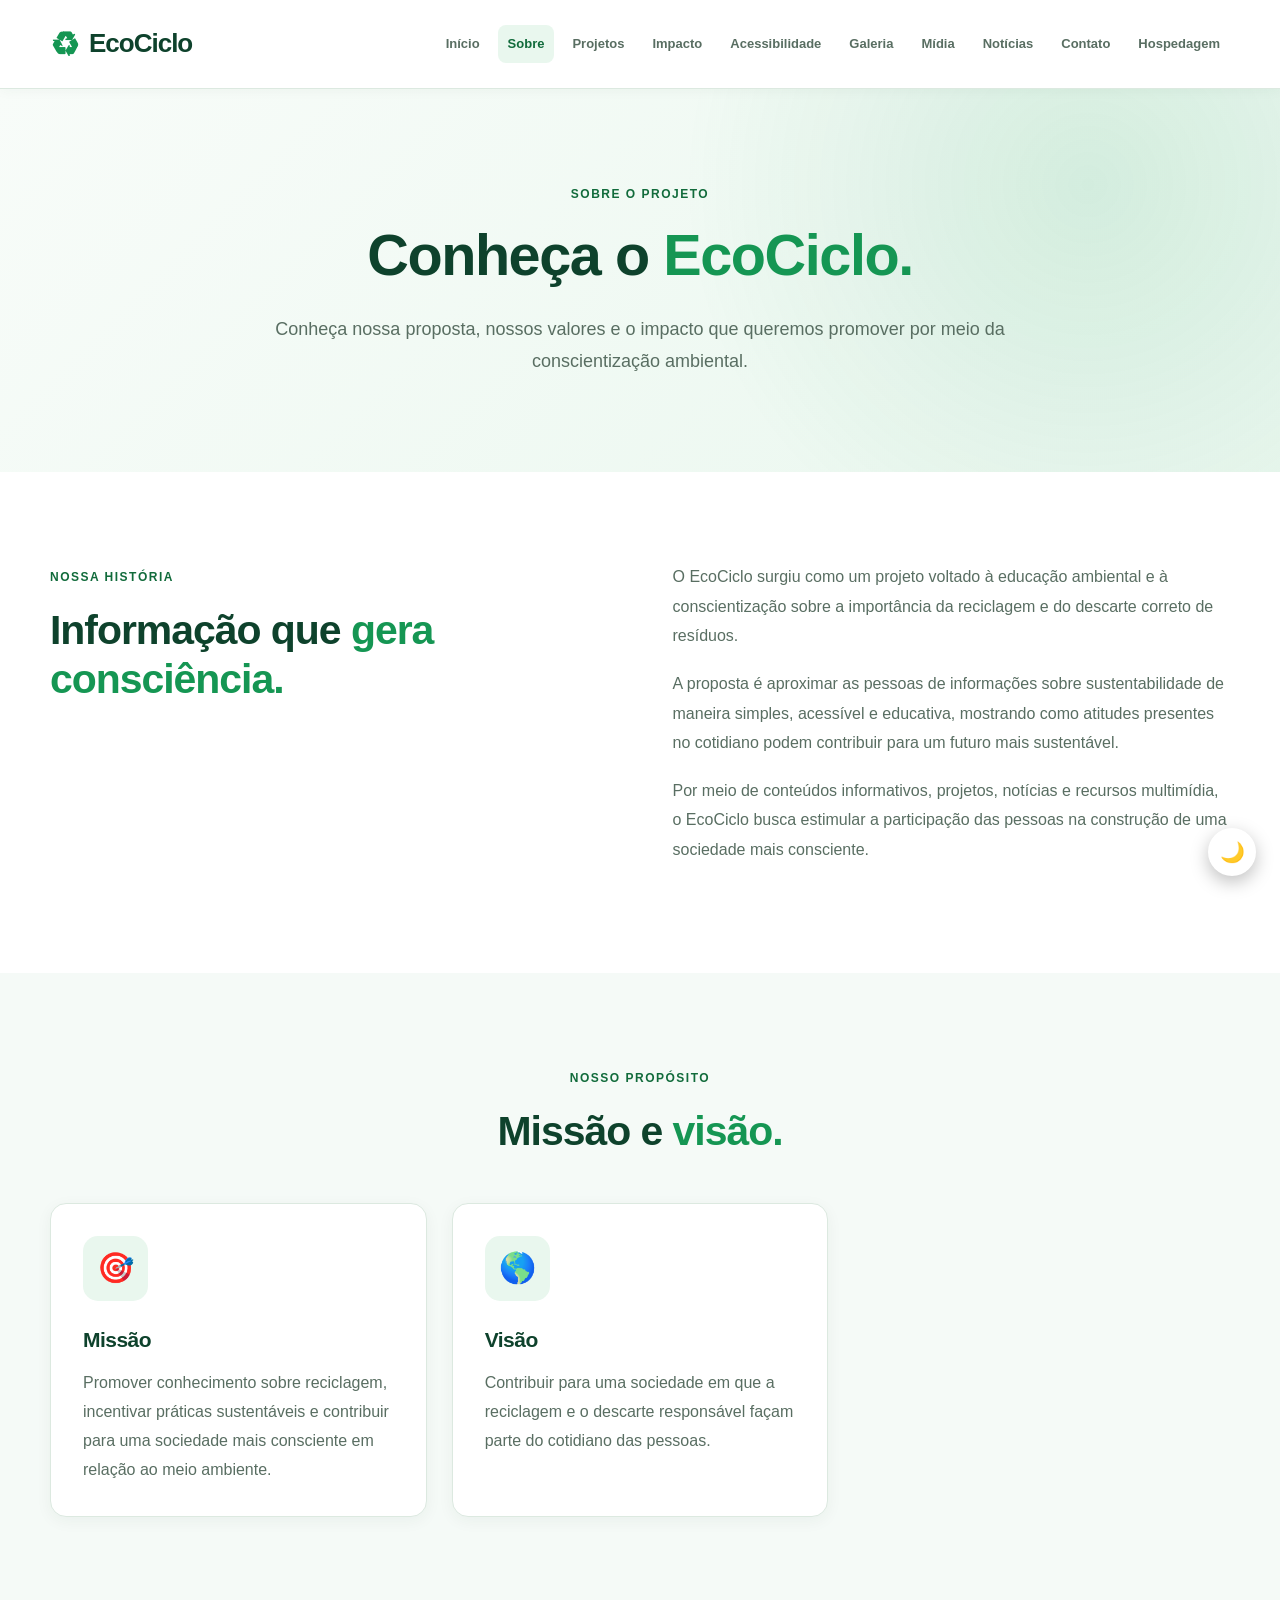
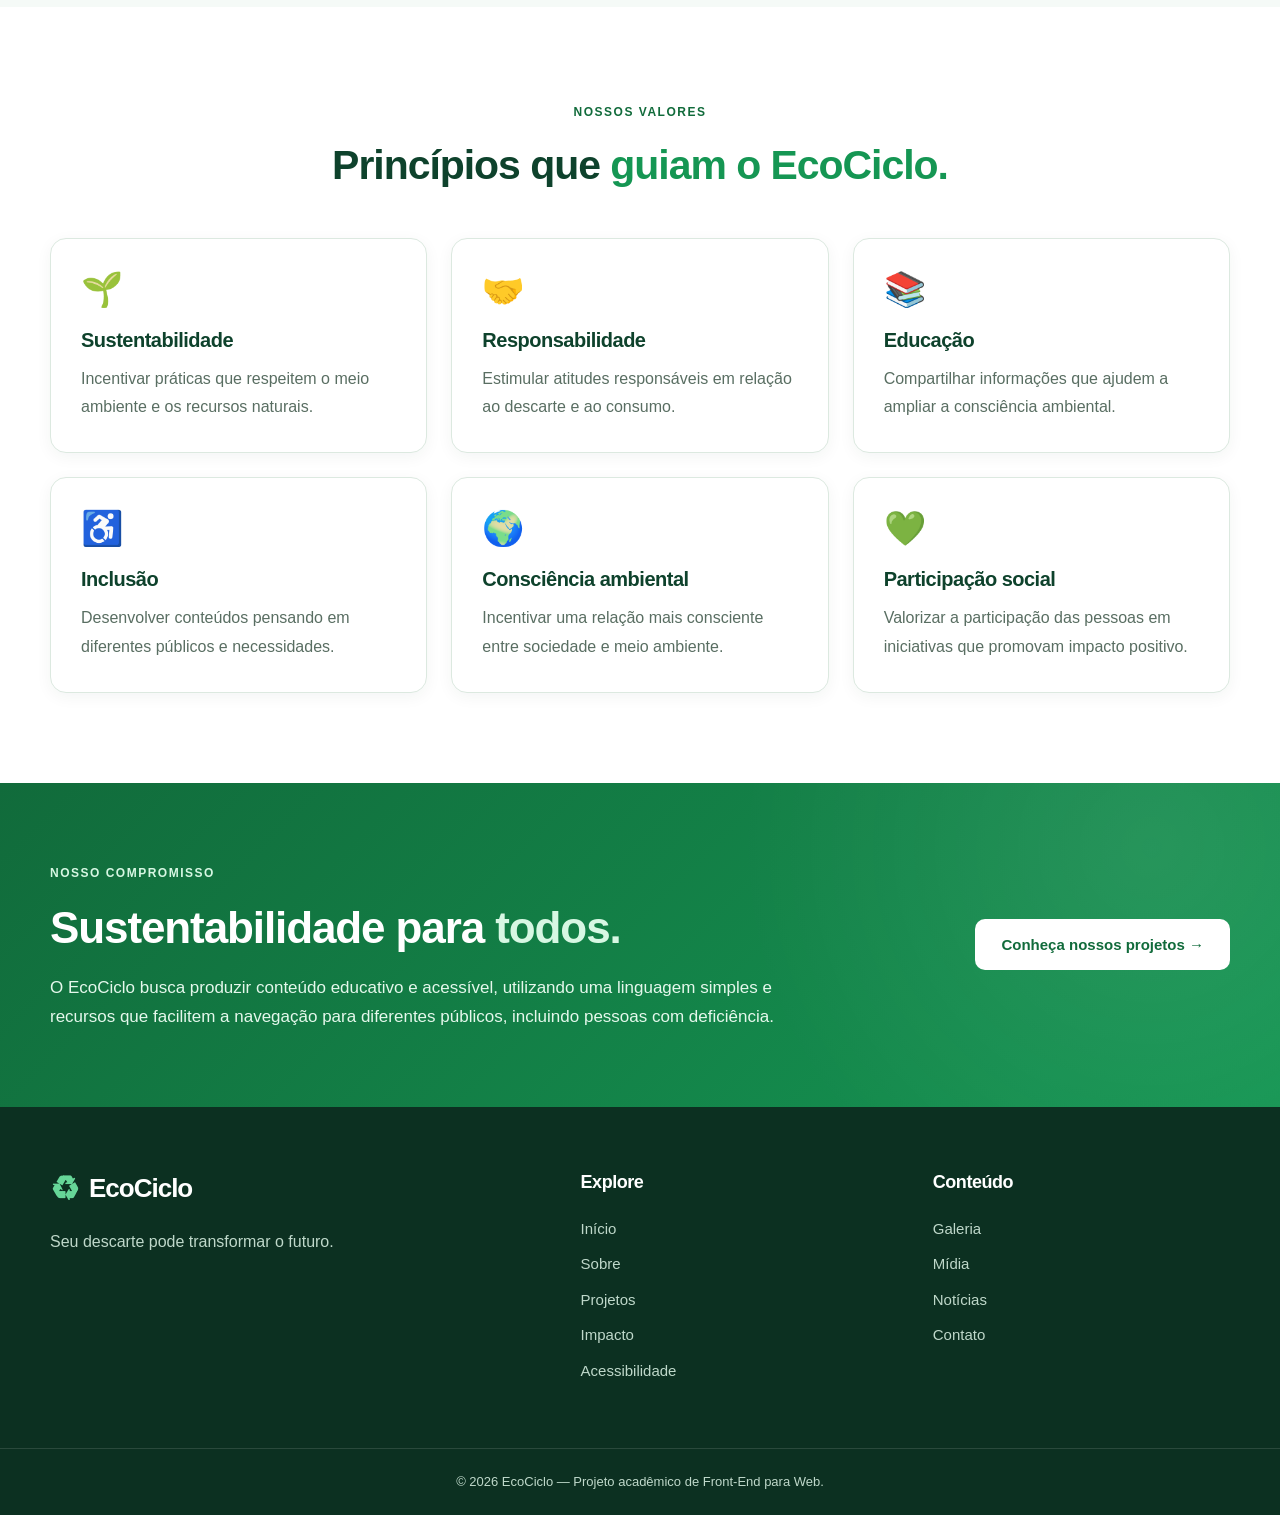
<file: projeto-ecociclo-main/projeto-ecociclo-main/Códigos/sobre.html>
<!DOCTYPE html>
<html lang="pt-BR">
<head>
    <meta charset="UTF-8">
    <meta name="viewport" content="width=device-width, initial-scale=1.0">
    <meta name="description" content="Conheça a história, missão, visão e valores do EcoCiclo.">
    <title>Sobre | EcoCiclo</title>

    <link rel="stylesheet" href="css/style.css">
</head>

<body>

    <!-- CABEÇALHO -->
    <header class="header">
        <div class="container header-content">

            <a href="index.html" class="logo">
                <span class="logo-icon">♻</span>
                <span>EcoCiclo</span>
            </a>

            <nav class="nav">
                <a href="index.html">Início</a>
                <a href="sobre.html" class="active">Sobre</a>
                <a href="projetos.html">Projetos</a>
                <a href="impacto.html">Impacto</a>
                <a href="acessibilidade.html">Acessibilidade</a>
                <a href="galeria.html">Galeria</a>
                <a href="midia.html">Mídia</a>
                <a href="noticias.html">Notícias</a>
                <a href="contato.html">Contato</a>
                <a href="orcamento_hospedagem.html">Hospedagem</a>
            </nav>

        </div>
    </header>


    <main>

        <!-- HERO DA PÁGINA -->
        <section class="page-hero">

            <div class="container">

                <span class="tag">SOBRE O PROJETO</span>

                <h1>
                    Conheça o
                    <span>EcoCiclo.</span>
                </h1>

                <p>
                    Conheça nossa proposta, nossos valores e o impacto que
                    queremos promover por meio da conscientização ambiental.
                </p>

            </div>

        </section>


        <!-- NOSSA HISTÓRIA -->
        <section class="section">

            <div class="container two-columns">

                <div>
                    <span class="tag">NOSSA HISTÓRIA</span>

                    <h2>
                        Informação que
                        <span>gera consciência.</span>
                    </h2>
                </div>


                <div class="content-text">

                    <p>
                        O EcoCiclo surgiu como um projeto voltado à educação
                        ambiental e à conscientização sobre a importância da
                        reciclagem e do descarte correto de resíduos.
                    </p>

                    <p>
                        A proposta é aproximar as pessoas de informações sobre
                        sustentabilidade de maneira simples, acessível e
                        educativa, mostrando como atitudes presentes no
                        cotidiano podem contribuir para um futuro mais
                        sustentável.
                    </p>

                    <p>
                        Por meio de conteúdos informativos, projetos,
                        notícias e recursos multimídia, o EcoCiclo busca
                        estimular a participação das pessoas na construção
                        de uma sociedade mais consciente.
                    </p>

                </div>

            </div>

        </section>


        <!-- MISSÃO E VISÃO -->
        <section class="section section-light">

            <div class="container">

                <div class="section-title">

                    <span class="tag">NOSSO PROPÓSITO</span>

                    <h2>
                        Missão e
                        <span>visão.</span>
                    </h2>

                </div>


                <div class="cards">

                    <article class="card">

                        <div class="card-icon">🎯</div>

                        <h3>Missão</h3>

                        <p>
                            Promover conhecimento sobre reciclagem, incentivar
                            práticas sustentáveis e contribuir para uma
                            sociedade mais consciente em relação ao meio
                            ambiente.
                        </p>

                    </article>


                    <article class="card">

                        <div class="card-icon">🌎</div>

                        <h3>Visão</h3>

                        <p>
                            Contribuir para uma sociedade em que a reciclagem
                            e o descarte responsável façam parte do cotidiano
                            das pessoas.
                        </p>

                    </article>

                </div>

            </div>

        </section>


        <!-- VALORES -->
        <section class="section">

            <div class="container">

                <div class="section-title">

                    <span class="tag">NOSSOS VALORES</span>

                    <h2>
                        Princípios que
                        <span>guiam o EcoCiclo.</span>
                    </h2>

                </div>


                <div class="values-grid">

                    <article class="value-card">
                        <span>🌱</span>
                        <h3>Sustentabilidade</h3>
                        <p>
                            Incentivar práticas que respeitem o meio ambiente
                            e os recursos naturais.
                        </p>
                    </article>


                    <article class="value-card">
                        <span>🤝</span>
                        <h3>Responsabilidade</h3>
                        <p>
                            Estimular atitudes responsáveis em relação ao
                            descarte e ao consumo.
                        </p>
                    </article>


                    <article class="value-card">
                        <span>📚</span>
                        <h3>Educação</h3>
                        <p>
                            Compartilhar informações que ajudem a ampliar a
                            consciência ambiental.
                        </p>
                    </article>


                    <article class="value-card">
                        <span>♿</span>
                        <h3>Inclusão</h3>
                        <p>
                            Desenvolver conteúdos pensando em diferentes
                            públicos e necessidades.
                        </p>
                    </article>


                    <article class="value-card">
                        <span>🌍</span>
                        <h3>Consciência ambiental</h3>
                        <p>
                            Incentivar uma relação mais consciente entre
                            sociedade e meio ambiente.
                        </p>
                    </article>


                    <article class="value-card">
                        <span>💚</span>
                        <h3>Participação social</h3>
                        <p>
                            Valorizar a participação das pessoas em iniciativas
                            que promovam impacto positivo.
                        </p>
                    </article>

                </div>

            </div>

        </section>


        <!-- COMPROMISSO -->
        <section class="cta">

            <div class="container cta-content">

                <div>

                    <span class="tag">NOSSO COMPROMISSO</span>

                    <h2>
                        Sustentabilidade para
                        <span>todos.</span>
                    </h2>

                    <p>
                        O EcoCiclo busca produzir conteúdo educativo e
                        acessível, utilizando uma linguagem simples e recursos
                        que facilitem a navegação para diferentes públicos,
                        incluindo pessoas com deficiência.
                    </p>

                </div>


                <a href="projetos.html" class="btn btn-white">
                    Conheça nossos projetos →
                </a>

            </div>

        </section>

    </main>


    <!-- RODAPÉ -->
    <footer class="footer">

        <div class="container footer-content">

            <div class="footer-brand">

                <a href="index.html" class="logo">
                    <span class="logo-icon">♻</span>
                    <span>EcoCiclo</span>
                </a>

                <p>
                    Seu descarte pode transformar o futuro.
                </p>

            </div>


            <div class="footer-links">

                <h3>Explore</h3>

                <a href="index.html">Início</a>
                <a href="sobre.html">Sobre</a>
                <a href="projetos.html">Projetos</a>
                <a href="impacto.html">Impacto</a>
                <a href="acessibilidade.html">Acessibilidade</a>

            </div>


            <div class="footer-links">

                <h3>Conteúdo</h3>

                <a href="galeria.html">Galeria</a>
                <a href="midia.html">Mídia</a>
                <a href="noticias.html">Notícias</a>
                <a href="contato.html">Contato</a>

            </div>

        </div>


        <div class="footer-bottom">
            <p>
                © 2026 EcoCiclo — Projeto acadêmico de Front-End para Web.
            </p>
        </div>

    </footer>

<script src="script.js"></script></body>
</html>
</file>
<file: projeto-ecociclo-main/projeto-ecociclo-main/Códigos/css/style.css>
/* =====================================================
   ECOCICLO — STYLE.CSS
   Projeto acadêmico de Front-End para Web
   Identidade visual: verde, branco e tons naturais
   ===================================================== */


/* 1. VARIÁVEIS E CONFIGURAÇÕES GERAIS */

:root {
    --primary: #159653;
    --primary-dark: #116b3b;
    --primary-deep: #0e422c;
    --primary-light: #e9f7ee;

    --secondary: #247c8e;

    --white: #ffffff;
    --background: #ffffff;
    --background-light: #f5faf7;

    --text: #173c2c;
    --text-muted: #596e62;

    --border: #dce9e0;

    --shadow-sm: 0 4px 16px rgba(14, 66, 44, 0.05);
    --shadow-md: 0 10px 30px rgba(14, 66, 44, 0.08);
    --shadow-lg: 0 16px 40px rgba(14, 66, 44, 0.12);

    --radius-sm: 10px;
    --radius-md: 16px;
    --radius-lg: 24px;

    --container-width: 1180px;

    --transition: 0.25s ease;
}


/* 2. RESET */

*,
*::before,
*::after {
    box-sizing: border-box;
}

html {
    scroll-behavior: smooth;
    scroll-padding-top: 120px;
}

body {
    margin: 0;
    padding: 0;

    font-family: Arial, Helvetica, sans-serif;
    font-size: 16px;
    line-height: 1.7;

    background: var(--background);
    color: var(--text);

    -webkit-font-smoothing: antialiased;
}

img,
video,
iframe {
    max-width: 100%;
}

img {
    display: block;
    height: auto;
}

audio {
    max-width: 100%;
}

a {
    color: inherit;
    text-decoration: none;
}

button,
input,
select,
textarea {
    font: inherit;
}

button {
    cursor: pointer;
}

h1,
h2,
h3,
h4,
h5,
h6,
p,
figure {
    margin-top: 0;
}

h1,
h2,
h3,
h4,
h5,
h6 {
    line-height: 1.2;
    letter-spacing: -0.025em;
}

h1,
h2 {
    font-weight: 800;
}

h3 {
    font-weight: 700;
}

p {
    color: var(--text-muted);
}

ul,
ol {
    padding-left: 22px;
}

::selection {
    background: #bcebd0;
    color: var(--primary-deep);
}


/* 3. CONTAINER */

.container {
    width: min(100% - 40px, var(--container-width));
    margin-inline: auto;
}


/* 4. ACESSIBILIDADE */

:focus-visible {
    outline: 3px solid var(--secondary);
    outline-offset: 4px;
}

a,
button,
input,
select,
textarea {
    -webkit-tap-highlight-color: transparent;
}

.skip-link {
    position: absolute;
    left: 12px;
    top: -100px;
    z-index: 9999;

    padding: 12px 18px;

    background: var(--white);
    color: var(--primary-deep);

    border-radius: var(--radius-sm);
    box-shadow: var(--shadow-md);
}

.skip-link:focus {
    top: 12px;
}

@media (prefers-reduced-motion: reduce) {
    *,
    *::before,
    *::after {
        scroll-behavior: auto !important;
        animation-duration: 0.01ms !important;
        transition-duration: 0.01ms !important;
    }
}


/* 5. CABEÇALHO */

.header {
    position: sticky;
    top: 0;
    z-index: 1000;

    background: rgba(255, 255, 255, 0.97);
    border-bottom: 1px solid var(--border);
    box-shadow: 0 2px 12px rgba(14, 66, 44, 0.04);
}

.header-content {
    display: flex;
    align-items: center;
    justify-content: space-between;

    gap: 24px;
    min-height: 88px;
}


/* 6. LOGOTIPO */

.logo {
    display: inline-flex;
    align-items: center;
    gap: 10px;

    flex-shrink: 0;

    color: var(--primary-deep);

    font-size: 26px;
    font-weight: 800;
    letter-spacing: -1px;
    line-height: 1.2;
}

.logo-icon {
    display: inline-flex;
    align-items: center;
    justify-content: center;

    color: var(--primary);

    font-size: 33px;
    line-height: 1;
}


/* 7. MENU DE NAVEGAÇÃO */

.nav {
    display: flex;
    align-items: center;
    justify-content: flex-end;

    flex-wrap: wrap;
    gap: 6px 8px;
}

.nav a {
    display: inline-flex;
    align-items: center;
    justify-content: center;

    min-height: 38px;
    padding: 8px 10px;

    border-radius: 8px;

    color: var(--text-muted);

    font-size: 13px;
    font-weight: 600;
    line-height: 1.25;

    transition:
        background var(--transition),
        color var(--transition);
}

.nav a:hover {
    color: var(--primary-dark);
    background: var(--primary-light);
}

.nav a.active,
.nav a[aria-current="page"] {
    color: var(--primary-dark);
    background: var(--primary-light);
    font-weight: 700;
}


/* 8. TAGS */

.tag {
    display: inline-block;

    margin-bottom: 20px;

    color: var(--primary-dark);

    font-size: 12px;
    font-weight: 800;
    letter-spacing: 1.5px;
    line-height: 1.5;
    text-transform: uppercase;
}


/* 9. BOTÕES */

.btn {
    display: inline-flex;
    align-items: center;
    justify-content: center;

    gap: 10px;
    min-height: 48px;

    padding: 13px 24px;

    border: 2px solid transparent;
    border-radius: 10px;

    font-size: 15px;
    font-weight: 700;
    line-height: 1.4;
    text-align: center;

    transition:
        background var(--transition),
        color var(--transition),
        border-color var(--transition),
        transform var(--transition),
        box-shadow var(--transition);
}

.btn:hover {
    transform: translateY(-2px);
}

.btn-primary {
    background: var(--primary);
    color: var(--white);
}

.btn-primary:hover {
    background: var(--primary-dark);
    box-shadow: var(--shadow-md);
}

.btn-secondary {
    background: transparent;
    color: var(--primary-dark);
    border-color: var(--primary);
}

.btn-secondary:hover {
    background: var(--primary-light);
}

.btn-white {
    background: var(--white);
    color: var(--primary-dark);
}

.btn-white:hover {
    background: #eaf7ef;
}


/* 10. HERO DA PÁGINA INICIAL */

.hero {
    position: relative;
    overflow: hidden;

    padding: 105px 0;

    background:
        radial-gradient(
            circle at 85% 40%,
            rgba(21, 150, 83, 0.12),
            transparent 38%
        ),
        linear-gradient(
            135deg,
            #f8fcf9 0%,
            #eaf7ef 100%
        );
}

.hero-content {
    display: grid;
    grid-template-columns: 1.15fr 0.85fr;

    align-items: center;
    gap: 60px;
}

.hero-text {
    position: relative;
    z-index: 2;
}

.hero h1 {
    max-width: 760px;

    margin-bottom: 26px;

    color: var(--primary-deep);

    font-size: clamp(42px, 5vw, 68px);
    line-height: 1.08;
}

.hero h1 span {
    color: var(--primary);
}

.hero-text > p {
    max-width: 610px;

    margin-bottom: 30px;

    font-size: 18px;
    line-height: 1.8;
}

.hero-buttons {
    display: flex;
    flex-wrap: wrap;
    gap: 14px;
}


/* 11. ELEMENTO VISUAL DO HERO */

.hero-visual {
    display: flex;
    align-items: center;
    justify-content: center;

    min-width: 0;
}

.circle {
    position: relative;

    display: flex;
    align-items: center;
    justify-content: center;

    width: min(100%, 370px);
    aspect-ratio: 1;

    border-radius: 50%;

    background:
        linear-gradient(
            135deg,
            #bdebd0,
            #62c68c
        );

    box-shadow:
        0 25px 70px rgba(21, 150, 83, 0.18),
        inset 0 0 0 22px rgba(255, 255, 255, 0.25);
}

.circle::before {
    content: "";

    position: absolute;
    inset: -20px;

    border: 2px dashed rgba(21, 150, 83, 0.24);
    border-radius: 50%;
}

.circle span {
    color: var(--white);
    font-size: clamp(100px, 15vw, 185px);
    line-height: 1;
    text-shadow: 0 12px 30px rgba(14, 66, 44, 0.15);
}


/* 12. HERO DAS PÁGINAS INTERNAS */

.page-hero {
    padding: 90px 0 95px;

    background:
        radial-gradient(
            circle at 85% 25%,
            rgba(21, 150, 83, 0.12),
            transparent 36%
        ),
        linear-gradient(
            135deg,
            #f8fcf9 0%,
            #e9f7ee 100%
        );

    text-align: center;
}

.page-hero .container {
    max-width: 950px;
}

.page-hero h1 {
    margin-bottom: 25px;

    color: var(--primary-deep);

    font-size: clamp(36px, 4.5vw, 58px);
    line-height: 1.12;
}

.page-hero h1 span {
    color: var(--primary);
}

.page-hero p {
    max-width: 750px;
    margin: 0 auto;

    font-size: 18px;
    line-height: 1.8;
}


/* 13. SEÇÕES */

.section {
    padding: 90px 0;
    background: var(--white);
}

.section-light {
    background: var(--background-light);
}

.section-title {
    max-width: 820px;
    margin: 0 auto 48px;
    text-align: center;
}

.section-title h2,
.two-columns h2 {
    margin-bottom: 22px;

    color: var(--primary-deep);

    font-size: clamp(30px, 3.2vw, 43px);
    line-height: 1.18;
}

.section-title h2 span,
.two-columns h2 span {
    color: var(--primary);
}

.section-title p {
    max-width: 700px;
    margin: 0 auto;

    font-size: 16px;
    line-height: 1.8;
}


/* 14. LAYOUT EM DUAS COLUNAS */

.two-columns {
    display: grid;
    grid-template-columns: repeat(2, minmax(0, 1fr));

    align-items: start;
    gap: 65px;
}

.two-columns > * {
    min-width: 0;
}

.content-text {
    min-width: 0;
}

.content-text p {
    margin-bottom: 18px;
    line-height: 1.85;
}

.content-text h3 {
    margin-bottom: 18px;
    color: var(--primary-deep);
    font-size: 23px;
}

.content-text .btn {
    margin-top: 15px;
}


/* 15. LISTAS */

.check-list {
    list-style: none;
    padding: 0;
    margin: 25px 0 0;
}

.check-list li {
    margin-bottom: 15px;
    padding: 0;

    color: var(--text-muted);
    line-height: 1.75;
}


/* 16. GRID DE CARDS */

.cards {
    display: grid;
    grid-template-columns: repeat(3, minmax(0, 1fr));

    gap: 25px;
}

.card {
    display: flex;
    flex-direction: column;

    min-width: 0;
    height: 100%;

    padding: 32px;

    background: var(--white);
    border: 1px solid var(--border);
    border-radius: var(--radius-md);

    box-shadow: var(--shadow-sm);

    transition:
        transform var(--transition),
        box-shadow var(--transition),
        border-color var(--transition);
}

.card:hover {
    transform: translateY(-5px);
    border-color: #b8ddc6;
    box-shadow: var(--shadow-md);
}

.card-icon {
    display: flex;
    align-items: center;
    justify-content: center;

    width: 65px;
    height: 65px;

    margin-bottom: 25px;

    background: var(--primary-light);
    border-radius: 15px;

    font-size: 30px;
    line-height: 1;
}

.card h3 {
    margin-bottom: 15px;

    color: var(--primary-deep);

    font-size: 21px;
    line-height: 1.35;
}

.card p {
    margin-bottom: 14px;
    line-height: 1.8;
}

.card p:last-child {
    margin-bottom: 0;
}

.card .tag {
    margin-bottom: 14px;
}

.card .btn {
    align-self: flex-start;
    margin-top: auto;
}


/* 17. GRID DE VALORES */

.values-grid {
    display: grid;
    grid-template-columns: repeat(3, minmax(0, 1fr));

    gap: 24px;
}

.value-card {
    min-width: 0;
    height: 100%;

    padding: 30px;

    background: var(--white);
    border: 1px solid var(--border);
    border-radius: var(--radius-md);

    box-shadow: var(--shadow-sm);

    transition:
        transform var(--transition),
        box-shadow var(--transition);
}

.value-card:hover {
    transform: translateY(-4px);
    box-shadow: var(--shadow-md);
}

.value-card > span {
    display: inline-block;

    margin-bottom: 18px;

    font-size: 34px;
    line-height: 1.2;
}

.value-card h3 {
    margin-bottom: 13px;

    color: var(--primary-deep);
    font-size: 20px;
}

.value-card p {
    margin-bottom: 0;
    line-height: 1.8;
}


/* 18. GALERIA */

.value-card figure {
    margin: 0;
}

.value-card figure img {
    width: 100%;
    height: 220px;

    object-fit: cover;

    border-radius: var(--radius-sm);

    background: #e2efe7;
}

.value-card figcaption {
    padding-top: 20px;
}

.value-card figcaption h3 {
    margin-bottom: 12px;
}

.value-card figcaption p {
    margin-bottom: 12px;
}

.value-card figcaption small {
    display: block;
    margin-top: 12px;

    color: var(--text-muted);
    font-size: 13px;
    line-height: 1.6;
}


/* 19. MÍDIA */

video {
    display: block;
    width: 100%;

    border-radius: 14px;
    background: var(--primary-deep);
}

audio {
    display: block;
    width: 100%;
    margin-top: 20px;
}

iframe {
    display: block;
    max-width: 100%;
    border: 0;
    border-radius: 14px;
}

.two-columns iframe {
    width: 100%;
    aspect-ratio: 16 / 9;
    height: auto;
}

.card audio {
    margin-top: auto;
}


/* 20. TABELAS */

table {
    width: 100%;
    border-collapse: collapse;
    text-align: left;
}

table caption {
    margin-bottom: 15px;
    color: var(--text-muted);
    text-align: left;
}

table th,
table td {
    padding: 18px;
    vertical-align: top;
    line-height: 1.65;
}

table thead {
    background: var(--primary);
    color: var(--white);
}

table tbody tr:nth-child(odd) {
    background: var(--background-light);
}

table tbody tr {
    border-bottom: 1px solid var(--border);
}


/* 21. FORMULÁRIO DE CONTATO */

.contact-grid {
    display: grid;
    grid-template-columns: minmax(0, 1.6fr) minmax(0, 1fr);

    gap: 40px;
    align-items: start;
}

.contact-form {
    min-width: 0;

    padding: 35px;

    background: var(--white);
    border: 1px solid var(--border);
    border-radius: var(--radius-md);

    box-shadow: var(--shadow-md);
}

.contact-form h3 {
    margin-bottom: 14px;

    color: var(--primary-deep);
    font-size: 25px;
}

.form-group {
    margin-bottom: 22px;
}

.form-group label {
    display: block;

    margin-bottom: 8px;

    color: var(--primary-deep);
    font-weight: 600;
}

.form-group input:not([type="checkbox"]),
.form-group select,
.form-group textarea {
    display: block;

    width: 100%;
    min-height: 48px;

    padding: 13px 16px;

    background: var(--white);
    color: var(--text);

    border: 1px solid #cbd9d0;
    border-radius: 9px;

    transition:
        border-color var(--transition),
        box-shadow var(--transition);
}

.form-group textarea {
    min-height: 150px;
    resize: vertical;
}

.form-group input:focus,
.form-group select:focus,
.form-group textarea:focus {
    border-color: var(--primary);
}

.form-group input:focus-visible,
.form-group select:focus-visible,
.form-group textarea:focus-visible {
    outline: 3px solid rgba(21, 150, 83, 0.35);
    outline-offset: 2px;
}

.form-group input::placeholder,
.form-group textarea::placeholder {
    color: #718578;
}

.form-group small {
    display: block;
    margin-top: 7px;

    color: var(--text-muted);
    font-size: 13px;
}

.form-row {
    display: grid;
    grid-template-columns: repeat(2, minmax(0, 1fr));

    gap: 20px;
}

.form-row > * {
    min-width: 0;
}

.required-mark {
    color: #b42318;
}

.form-group input[type="checkbox"] {
    width: 18px;
    height: 18px;

    flex-shrink: 0;
    accent-color: var(--primary);
}

.form-actions {
    margin-top: 25px;
}

.form-notice {
    margin-top: 18px;
    font-size: 14px;
    line-height: 1.7;
}

.contact-info {
    display: grid;
    gap: 20px;
}

.contact-info .card {
    overflow-wrap: anywhere;
}

.contact-info a {
    color: var(--primary-dark);
    text-decoration: underline;
}

#resultado-formulario {
    margin-top: 18px;
    font-weight: 600;
}


/* 22. PERGUNTAS FREQUENTES */

.faq-list {
    max-width: 850px;
    margin: 0 auto;
}

.faq-list details {
    margin-bottom: 15px;
    padding: 20px 24px;

    background: var(--white);
    border: 1px solid var(--border);
    border-radius: 12px;
}

.faq-list summary {
    cursor: pointer;

    color: var(--primary-deep);
    font-weight: 700;
}

.faq-list details[open] {
    border-color: #b8ddc6;
    box-shadow: var(--shadow-sm);
}

.faq-list details p {
    margin: 16px 0 0;
    line-height: 1.8;
}


/* 23. ORÇAMENTO E HOSPEDAGEM */

.budget-table-wrapper {
    width: 100%;
    overflow-x: auto;

    margin-top: 30px;

    border: 1px solid var(--border);
    border-radius: 14px;
}

.budget-table {
    width: 100%;
    min-width: 740px;

    border-collapse: collapse;
    background: var(--white);
}

.budget-table caption {
    margin: 0;
    padding: 18px;

    color: var(--primary-deep);
    font-weight: 600;
}

.budget-table th,
.budget-table td {
    padding: 18px;
    border-bottom: 1px solid var(--border);
}

.budget-table thead {
    background: var(--primary);
    color: var(--white);
}

.budget-table tbody tr:nth-child(even) {
    background: var(--background-light);
}

.budget-note {
    margin-top: 18px;
    font-size: 14px;
    line-height: 1.7;
}

.budget-highlight {
    margin-top: 30px;
    padding: 30px;

    background: #f0faf3;
    border: 1px solid #cbe9d4;
    border-left: 5px solid var(--primary);
    border-radius: 14px;
}

.budget-highlight h3 {
    margin-bottom: 15px;

    color: var(--primary-deep);
    font-size: 24px;
}

.budget-highlight p {
    margin-bottom: 12px;
    line-height: 1.8;
}

.budget-links {
    display: flex;
    flex-wrap: wrap;
    gap: 12px 25px;

    margin-top: 25px;
}

.budget-links a {
    color: var(--primary-dark);
    font-weight: 600;
    text-decoration: underline;
    overflow-wrap: anywhere;
}

.budget-step {
    display: flex;
    align-items: flex-start;
    gap: 18px;

    margin-bottom: 25px;
}

.budget-step-number {
    display: flex;
    align-items: center;
    justify-content: center;

    flex-shrink: 0;

    width: 44px;
    height: 44px;

    background: var(--primary);
    color: var(--white);

    border-radius: 50%;
    font-weight: 700;
}

.budget-step h3 {
    margin-bottom: 8px;
}

.budget-step p {
    line-height: 1.7;
}


/* 24. CHAMADA FINAL */

.cta {
    position: relative;
    overflow: hidden;

    padding: 75px 0;

    background:
        radial-gradient(
            circle at 90% 20%,
            rgba(255, 255, 255, 0.08),
            transparent 35%
        ),
        linear-gradient(
            135deg,
            var(--primary-dark),
            var(--primary)
        );

    color: var(--white);
}

.cta-content {
    display: flex;
    align-items: center;
    justify-content: space-between;

    gap: 40px;
}

.cta-content > div {
    max-width: 750px;
}

.cta .tag {
    color: #d7f7e3;
}

.cta h2 {
    margin-bottom: 20px;

    color: var(--white);

    font-size: clamp(30px, 3.5vw, 44px);
}

.cta h2 span {
    color: #d7f7e3;
}

.cta p {
    margin-bottom: 0;

    color: #e5f8ec;
    font-size: 17px;
}

.cta .btn {
    flex-shrink: 0;
}


/* 25. RODAPÉ */

.footer {
    background: #0c3021;
    color: var(--white);
}

.footer-content {
    display: grid;
    grid-template-columns: 1.6fr 1fr 1fr;

    gap: 55px;

    padding-top: 65px;
    padding-bottom: 65px;
}

.footer .logo {
    color: var(--white);
}

.footer .logo-icon {
    color: #66d698;
}

.footer-brand p {
    max-width: 330px;

    margin-top: 20px;

    color: #bfd8ca;
    line-height: 1.8;
}

.footer-links {
    display: flex;
    flex-direction: column;
    align-items: flex-start;

    gap: 10px;
}

.footer-links h3 {
    margin-bottom: 12px;

    color: var(--white);
    font-size: 18px;
}

.footer-links a {
    color: #bfd8ca;
    font-size: 15px;

    transition: color var(--transition);
}

.footer-links a:hover {
    color: var(--white);
    text-decoration: underline;
}

.footer-bottom {
    padding: 22px 20px;

    border-top: 1px solid rgba(255, 255, 255, 0.12);
    text-align: center;
}

.footer-bottom p {
    margin: 0;

    color: #bfd8ca;
    font-size: 13px;
}


/* 26. TELAS MÉDIAS */

@media (max-width: 1100px) {

    .header-content {
        flex-direction: column;
        justify-content: center;

        gap: 12px;
        padding-top: 16px;
        padding-bottom: 16px;
    }

    .nav {
        justify-content: center;
    }

    .hero-content {
        gap: 35px;
    }

    .two-columns {
        gap: 40px;
    }

    .cards,
    .values-grid {
        gap: 20px;
    }

    .card,
    .value-card {
        padding: 25px;
    }

}


/* 27. TABLETS */

@media (max-width: 850px) {

    .hero {
        padding: 75px 0;
    }

    .hero-content {
        grid-template-columns: 1fr;
        text-align: center;
    }

    .hero-text > p {
        margin-left: auto;
        margin-right: auto;
    }

    .hero-buttons {
        justify-content: center;
    }

    .hero-visual {
        margin-top: 20px;
    }

    .circle {
        width: min(70%, 300px);
    }

    .page-hero {
        padding: 75px 0;
    }

    .section {
        padding: 70px 0;
    }

    .two-columns {
        grid-template-columns: 1fr;
        gap: 25px;
    }

    .cards,
    .values-grid {
        grid-template-columns: repeat(2, minmax(0, 1fr));
    }

    .contact-grid {
        grid-template-columns: 1fr;
    }

    .cta-content {
        flex-direction: column;
        align-items: flex-start;
    }

    .footer-content {
        grid-template-columns: 1.4fr 1fr 1fr;
        gap: 25px;
    }

}


/* 28. SMARTPHONES */

@media (max-width: 600px) {

    .container {
        width: min(100% - 32px, var(--container-width));
    }

    .header-content {
        min-height: auto;
        gap: 14px;
    }

    .logo {
        font-size: 24px;
    }

    .logo-icon {
        font-size: 29px;
    }

    .nav {
        flex-wrap: nowrap;
        justify-content: flex-start;

        width: 100%;
        max-width: calc(100vw - 32px);

        overflow-x: auto;
        overscroll-behavior-x: contain;

        padding: 4px 2px 12px;

        scrollbar-width: thin;
        scrollbar-color: #b5d8c2 transparent;
    }

    .nav a {
        flex-shrink: 0;
        white-space: nowrap;

        font-size: 13px;
        padding: 9px 12px;
    }

    .hero {
        padding: 65px 0;
    }

    .hero h1 {
        font-size: clamp(36px, 9vw, 48px);
    }

    .hero-text > p {
        font-size: 16px;
    }

    .hero-buttons {
        flex-direction: column;
        align-items: stretch;
    }

    .hero-buttons .btn {
        width: 100%;
    }

    .circle {
        width: min(70%, 250px);
    }

    .circle::before {
        inset: -12px;
    }

    .page-hero {
        padding: 65px 0;
    }

    .page-hero h1 {
        font-size: clamp(33px, 8vw, 43px);
    }

    .page-hero p {
        font-size: 16px;
    }

    .section {
        padding: 60px 0;
    }

    .section-title {
        margin-bottom: 35px;
    }

    .section-title h2,
    .two-columns h2 {
        font-size: clamp(28px, 7vw, 36px);
    }

    .cards,
    .values-grid {
        grid-template-columns: 1fr;
    }

    .card,
    .value-card {
        padding: 25px;
    }

    .form-row {
        grid-template-columns: 1fr;
        gap: 0;
    }

    .contact-form {
        padding: 24px;
    }

    .budget-highlight {
        padding: 22px;
    }

    .budget-table th,
    .budget-table td {
        padding: 14px;
    }

    .cta {
        padding: 60px 0;
    }

    .cta-content {
        gap: 28px;
    }

    .cta h2 {
        font-size: 32px;
    }

    .cta .btn {
        width: 100%;
    }

    .footer-content {
        grid-template-columns: 1fr;
        gap: 35px;

        padding-top: 50px;
        padding-bottom: 50px;
    }

    .footer-links {
        gap: 8px;
    }

    .footer-bottom {
        padding: 20px 16px;
    }

}


/* 29. TELAS MUITO PEQUENAS */

@media (max-width: 380px) {

    .container {
        width: calc(100% - 28px);
    }

    .hero h1,
    .page-hero h1 {
        font-size: 33px;
    }

    .card,
    .value-card {
        padding: 20px;
    }

    .btn {
        padding: 12px 16px;
        font-size: 14px;
    }

}


/* FIM DO STYLE.CSS — ECOCICLO */
/* ===== BOTÕES FLUTUANTES ===== */
#botao-tema,
#botao-topo {
    position: fixed;
    right: 24px;
    width: 48px;
    height: 48px;
    border: 0;
    border-radius: 50%;
    cursor: pointer;
    font-size: 20px;
    box-shadow: 0 6px 18px rgba(0, 0, 0, 0.25);
    z-index: 1000;
}

#botao-tema {
    bottom: 24px;
    background: #ffffff;
}

#botao-topo {
    bottom: 84px;
    background: #16a34a;
    color: #ffffff;
    opacity: 0;
    pointer-events: none;
    transition: opacity 0.3s;
}

#botao-topo.visivel {
    opacity: 1;
    pointer-events: auto;
}

/* ===== MODO ESCURO ===== */
body.modo-escuro {
    background: #0e1a14;
    color: #d7e4dc;
}

body.modo-escuro .header {
    background: #13241b;
    border-color: #23392d;
}

body.modo-escuro .nav a,
body.modo-escuro .logo {
    color: #d7e4dc;
}

body.modo-escuro .section {
    background: #0e1a14;
}

body.modo-escuro .page-hero,
body.modo-escuro .section-light {
    background: #12211a;
}

body.modo-escuro h1,
body.modo-escuro h2,
body.modo-escuro h3 {
    color: #eaf5ee;
}

body.modo-escuro p,
body.modo-escuro li {
    color: #b7c9be;
}

body.modo-escuro .card,
body.modo-escuro .value-card {
    background: #172a20;
    border-color: #23392d;
}

body.modo-escuro input,
body.modo-escuro textarea,
body.modo-escuro select {
    background: #172a20;
    color: #eaf5ee;
    border-color: #2c4636;
}
</file>
